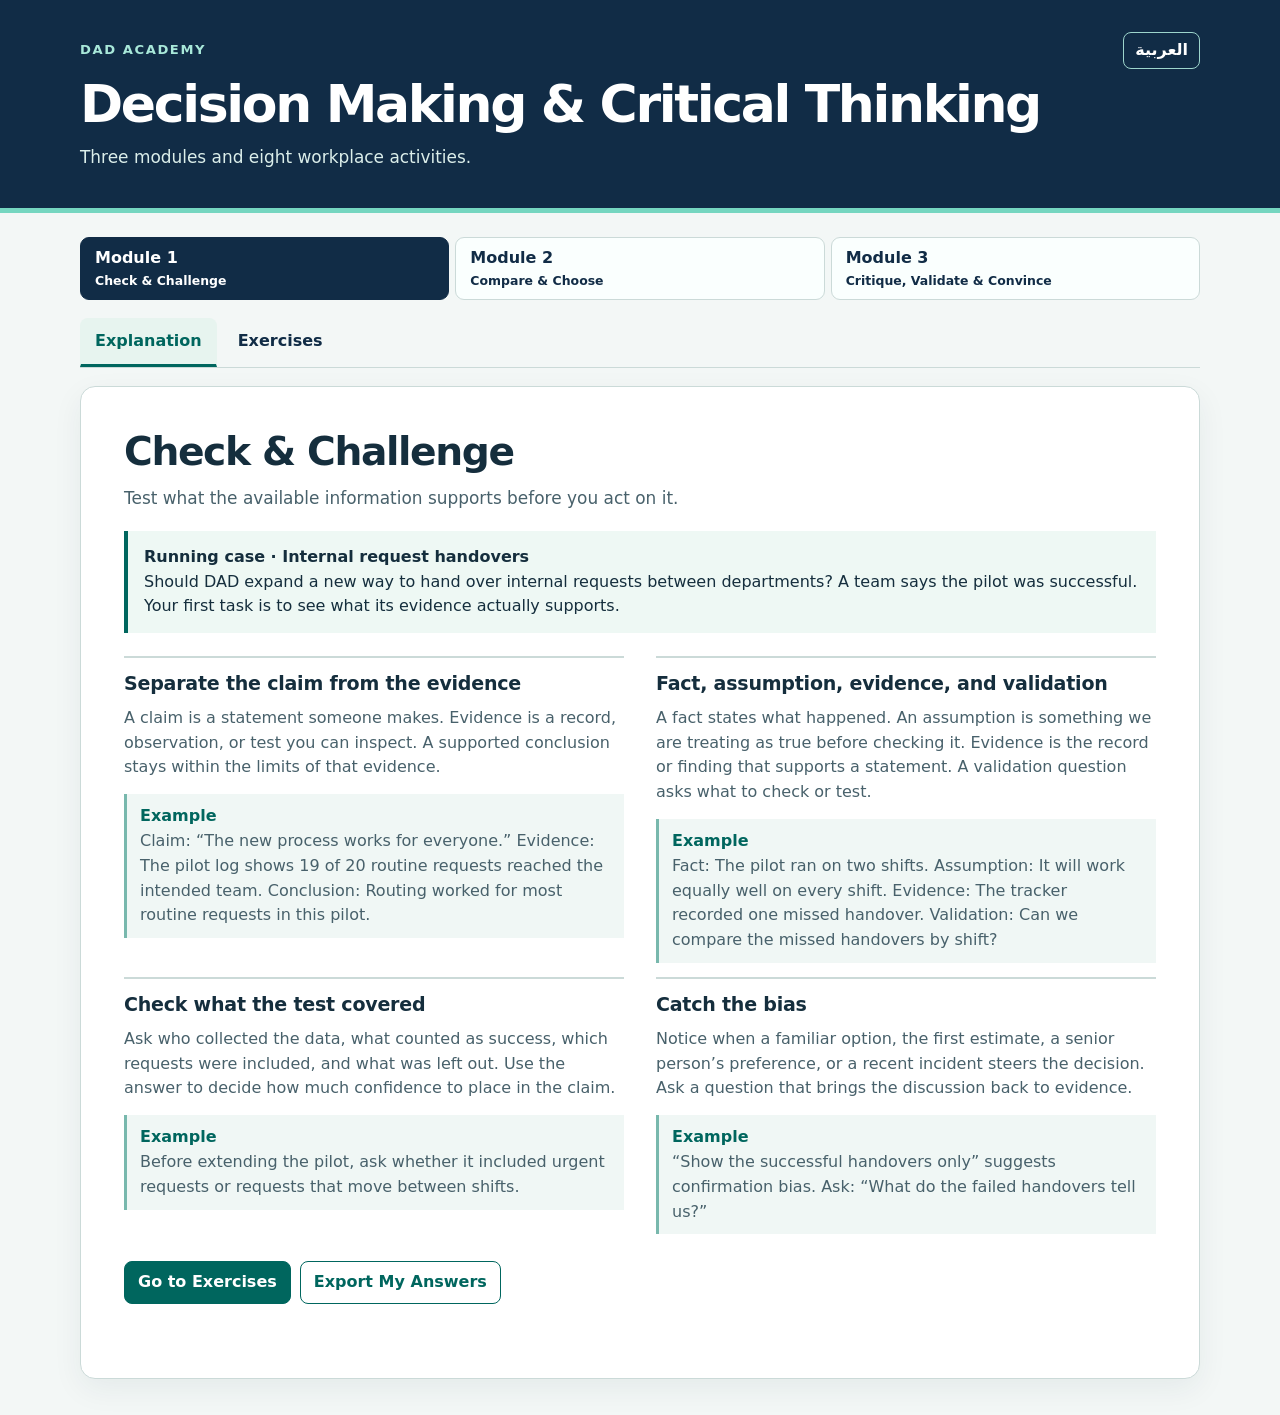
<file: critical-thinking/decision-making-activities/index.html>
<!doctype html>
<html lang="en">
<head>
<meta charset="utf-8">
<meta name="viewport" content="width=device-width,initial-scale=1">
<title>Decision Making &amp; Critical Thinking | DAD Academy</title>
<style>
:root{--navy:#112c46;--teal:#00665e;--mint:#d9f2eb;--surface:#fff;--paper:#f3f7f6;--line:#cbdad8;--muted:#48616b;--ink:#152e3d;--focus:#a45109}
*{box-sizing:border-box}
body{margin:0;background:var(--paper);color:var(--ink);font:16px/1.55 "Instrument Sans","Segoe UI",system-ui,sans-serif}
button,input,select,textarea{font:inherit}
button{cursor:pointer}
button:focus-visible,input:focus-visible,select:focus-visible,textarea:focus-visible,summary:focus-visible{outline:3px solid var(--focus);outline-offset:3px}
[hidden]{display:none!important}
.wrap{width:min(1120px,calc(100% - 48px));margin-inline:auto}
.hero{background:var(--navy);color:white;border-bottom:5px solid #75d6c0}
.hero .wrap{padding:32px 0 38px}
.brand{font-size:.82rem;color:#a8e8d9;font-weight:800;letter-spacing:.12em;text-transform:uppercase;margin:0 0 8px}
h1,h2,h3,p{margin-top:0}
h1{font-size:clamp(2rem,5vw,3.25rem);line-height:1.04;letter-spacing:-.045em;margin-bottom:13px}
h2{font-size:clamp(1.72rem,3.4vw,2.45rem);line-height:1.12;letter-spacing:-.035em;margin-bottom:12px}
h3{font-size:1.19rem;line-height:1.25;letter-spacing:-.012em;margin-bottom:10px}
p{margin-bottom:14px}
p:last-child{margin-bottom:0}
.hero-top{display:flex;align-items:center;justify-content:space-between;gap:12px;margin-bottom:8px}.hero-top .brand{margin:0}.language{border:1px solid #9dd5cc;color:white;background:transparent;border-radius:8px;padding:5px 11px;font-weight:700}.language:hover{background:#244966}.validation{margin-top:24px;border:1px solid var(--line);border-radius:10px;padding:16px}.validation ul{padding-inline-start:24px}.validation li{margin:6px 0}.correct{color:#00665e}.incorrect{color:#a1292c}.example{margin-top:10px;padding:10px 13px;background:#f0f7f5;border-inline-start:3px solid #78b8ad}.example strong{color:var(--teal)}[dir=rtl] body{font-family:Tahoma,"Segoe UI",system-ui,sans-serif}[dir=rtl] h1,[dir=rtl] h2,[dir=rtl] h3{letter-spacing:normal}.hero p:last-child{color:#dbeeea;font-size:1.06rem}
.tabs{display:flex;flex-wrap:wrap;gap:6px}
.modules{margin-top:24px}
.tab{color:var(--navy);background:transparent;text-align:start;border:1px solid transparent;border-radius:9px;padding:10px 14px;font-weight:700}
.modules .tab{border-color:var(--line);background:#fafffe;flex:1;min-width:130px;line-height:1.25}
.modules .tab small{display:block;font-size:.78rem;font-weight:600;margin-top:5px}
.modules .tab[aria-selected=true]{background:var(--navy);color:white;border-color:var(--navy)}
.subnav{margin-top:18px;border-bottom:1px solid var(--line)}
.subnav .tab{border-radius:8px 8px 0 0;border-bottom:3px solid transparent}
.subnav .tab[aria-selected=true]{color:var(--teal);border-bottom-color:var(--teal);background:#e7f4ef}
.cases{margin-bottom:22px}
.cases .tab{border-color:var(--line);background:white}
.cases .tab[aria-selected=true]{background:var(--mint);color:var(--teal);border-color:#78b8ad}
.panel{margin-top:18px;margin-bottom:36px;padding:clamp(17px,4.2vw,43px);border:1px solid var(--line);border-radius:15px;background:white;box-shadow:0 10px 30px #102a4310}
.intro{font-size:1.06rem;color:var(--muted);max-width:75ch}
.lesson-grid{display:grid;grid-template-columns:1fr 1fr;gap:10px 32px;margin:23px 0}
.lesson-grid section{border-top:2px solid var(--line);padding:14px 0 4px}
.lesson-grid p{color:var(--muted)}
.callout,.reveal{border-inline-start:4px solid var(--teal);background:#eef8f4;padding:14px 16px;margin:19px 0}
.callout p,.reveal p{margin-bottom:7px}
.callout p:last-child,.reveal p:last-child{margin-bottom:0}
.case-header{display:flex;justify-content:space-between;gap:16px;align-items:start}
.status-label{white-space:nowrap;font-size:.86rem;color:var(--muted);padding-top:4px}
.status-label[data-state=saved]{color:var(--teal)}
.status-label[data-state=draft]{color:#845118}
fieldset{border:0;padding:0;min-inline-size:0;margin:0}
legend{font-weight:750;color:var(--navy);margin-bottom:8px;padding:0}
.input-grid{display:grid;grid-template-columns:1fr 1fr;gap:12px 18px}
.response-row{border-top:1px solid var(--line);padding:16px 0}
.response-row legend{float:left;width:100%;margin-bottom:10px}
.response-row .input-grid{clear:both}
.response-row:last-child{margin-bottom:8px}
.question{display:block;margin:14px 0}
.input-grid .question{margin:0}
label>span{display:block;font-weight:700;margin-bottom:5px}
input,select,textarea{width:100%;border:1px solid #9fb8b6;background:#fbfefd;color:var(--ink);border-radius:7px;padding:8px 10px;min-height:42px}
textarea{resize:vertical;min-height:76px;line-height:1.42}
input:disabled,select:disabled,textarea:disabled{color:#354e55;background:#edf3f1;opacity:1}
.question small{display:block;color:var(--muted);margin-top:5px}
.table-wrap{overflow-x:auto;margin:15px 0 20px}
table{width:100%;border-collapse:collapse;text-align:start;font-size:.95rem}
th,td{border-bottom:1px solid var(--line);padding:9px 10px;vertical-align:top}
thead th{background:#e8f3ef;color:var(--navy)}
tbody th{font-weight:650}
.matrix td{min-width:90px}
.matrix input,.matrix select{min-width:66px;min-height:36px;padding:4px 6px}
.matrix-label{font-weight:650}
.vendor-proposal{border-top:1px solid var(--line);padding:13px 0}
.vendor-proposal h4{color:var(--navy);margin:0 0 5px}
.vendor-matrix{min-width:940px}
.vendor-matrix th:first-child,.vendor-matrix td:first-child{min-width:180px}
.vendor-matrix td:nth-child(2){min-width:82px;width:82px}
.matrix-section th,.vendor-matrix tfoot th,.vendor-matrix tfoot td{background:#e8f3ef;color:var(--navy)}
.vendor-points{display:block;min-height:1.3em;font-weight:650;color:var(--teal)}
.step-position{display:flex;justify-content:space-between;gap:10px;color:var(--teal);font-weight:700}
progress{width:100%;height:9px;accent-color:var(--teal);margin:7px 0 13px}
.step-feedback{padding:12px 14px;margin-top:12px;background:#eef8f4;border-inline-start:4px solid var(--teal)}
.step-feedback.incorrect{background:#fff4f3;border-color:#a1292c}
.step-feedback p{margin:4px 0 0;color:var(--ink)}
@media(prefers-reduced-motion:no-preference){
  .step-appear{animation:step-in .26s ease-out both}
  @keyframes step-in{from{opacity:0;transform:translateY(8px)}to{opacity:1;transform:translateY(0)}}
}
.quiz-response{clear:both}
.quiz-options{display:grid;gap:6px}
.quiz-options label{display:flex;align-items:flex-start;gap:9px;padding:5px 0;cursor:pointer}
.quiz-options input{width:17px;min-height:0;height:17px;margin:4px 0 0;flex:none;accent-color:var(--teal)}
.quiz-options label span{margin:0;font-weight:500}
.hint{color:var(--muted);font-size:.92rem}
.stage-title{margin-top:25px}
.actions{display:flex;flex-wrap:wrap;align-items:center;gap:9px;margin-top:22px}
.button{display:inline-flex;align-items:center;min-height:42px;border:1px solid var(--teal);border-radius:8px;padding:8px 13px;background:var(--teal);color:white;font-weight:750}
.button:hover{filter:brightness(.91)}
.button.secondary{background:white;color:var(--teal)}
.button.reset{background:white;color:#922a2d;border-color:#a9585b}.button:disabled{cursor:not-allowed;opacity:.58}
.message{margin:9px 0 0;color:var(--teal);min-height:1.45em;font-size:.94rem}
.message.error{color:#93292a}
.skip{position:absolute;left:8px;top:8px;background:white;color:var(--teal);padding:8px;transform:translateY(-150%)}
.skip:focus{transform:none}
@media(max-width:720px){.wrap{width:calc(100% - 26px)}.hero .wrap{padding:24px 0 29px}.modules .tab{min-width:100px;padding:8px 9px;font-size:.92rem}.modules .tab small{font-size:.7rem}.lesson-grid,.input-grid{grid-template-columns:1fr}.case-header{display:block}.status-label{display:block;margin-bottom:8px}.panel{border-radius:10px}}
@media(prefers-reduced-motion:no-preference){.button,.tab{transition:background .13s,border-color .13s}}
</style>
</head>
<body>
<a id="skip-link" class="skip" href="#main">Skip to workshop content</a>
<header class="hero">
  <div class="wrap">
    <div class="hero-top"><p class="brand" id="brand">DAD Academy</p><button class="language" id="language" type="button">العربية</button></div>
    <h1 id="page-title">Decision Making &amp; Critical Thinking</h1>
    <p id="page-intro">Three modules and eight workplace activities.</p>
  </div>
</header>
<main id="main" class="wrap">
  <nav id="module-nav" class="tabs modules" aria-label="Modules"></nav>
  <div id="module-panel" role="tabpanel">
    <nav id="view-nav" class="tabs subnav" aria-label="Module content"></nav>
    <article id="content" class="panel" aria-label="Workshop content"></article>
  </div>
</main>
<noscript><p class="wrap">Enable JavaScript in your browser to open the activities and save your responses.</p></noscript>
<script>
"use strict";

const field = (id, label, options = {}) => ({id,label,...options});
const choice = (id, label, choices) => field(id,label,{choices});
const evidencePrompts = [
  "The pilot started on Monday in two departments.",
  "“If two departments managed the change, every department will find it easy.”",
  "The pilot log shows that 19 of 20 routine requests reached the intended team.",
  "Can we test whether urgent requests reach the intended team on both shifts?",
  "The team used the same handover form throughout the pilot.",
  "“The day shift found the form easy to use, so the night shift will too.”",
  "Can we compare both shifts’ handover records to check whether the error rate is similar?",
  "The signed attendance sheet lists 8 of the 10 pilot staff at the process briefing."
];
const biasPrompts = [
  '“This process is faster, so it must give us the best overall result.”',
  '“Let’s keep the current form. We’ve always used it.”',
  '“The first estimate was 20 days. The new estimate is 14, so that sounds reasonable.”',
  '“The pilot worked. Include the successful handovers in the review and leave the failed cases out.”',
  '“We need a decision today. Let’s skip the readiness check.”',
  '“We’ve already spent six weeks on this rollout. We should keep going even though the pilot missed its targets.”',
  '“The department director prefers this option. That settles it.”',
  '“Yesterday’s missed handover was a mess. This must be our most frequent problem.”',
];
const biasBank = ['Anchoring','Authority','Availability','Confirmation','Familiarity','Overweighting one criterion','Sunk cost','Urgency'];
const mustPrompts = ['Documented approval','Compatibility with the existing tracking system','Rollout within 15 calendar days','Faster support','Lower staff effort','Shorter training'];
const purchasePrompts = ['Wi-Fi connectivity','Compatibility with the existing label software','Delivery within five business days','An extra roll of labels','A two-year warranty','Total cost of JOD 200 or less'];
const choicesABC = ['A · Shared tracker','B · Standard form and queue','C · Dedicated workflow'];
const ratings = Array.from({length:10},(_,i)=>String(i+1));
const metrics = [
  {id:'reliability',label:'Handover reliability',weight:'35%',values:['91%','97%','99%']},
  {id:'effort',label:'Staff effort to implement',weight:'30%',values:['Low','Medium','High']},
  {id:'coverage',label:'Request types supported',weight:'20%',values:['20','28','32']},
  {id:'speed',label:'Time to start',weight:'15%',values:['4 days','7 days','10 days']},
];
const metricsMatrix = metrics.map(m=>({
  label:m.label,
  weight:m.weight,
  fields:['A','B','C'].map(o=>choice(m.id+o,m.label+' rating for Option '+o,ratings)),
}));
const finalScores = ['A','B','C'].map(o=>field('total'+o,'Weighted total for Option '+o,{number:true}));
const approvalOptions = ['A · Shared mailbox and form','B · Shared request tracker','C · Automated approval workflow','D · Standard templates and manual routing','E · Service desk request queue'];
const vendorOffers = [
  ['A · Cedar Learning Systems','We can configure your training booking portal for JOD 2,600 and hand it over in 12 business days. Our offer includes the first year of support, DAD sign-in, separate coordinator and participant roles, and CSV export. Staff can join a 30-minute onboarding session. We respond within eight business hours and send confirmations by email. Calendar invitations can be sent manually by coordinators.'],
  ['B · Orbit Training Solutions','Our JOD 3,300 offer includes setup and the first year of support. We can deliver in 18 business days. The portal supports DAD sign-in, coordinator and participant roles, and CSV export. Users receive calendar invitations and automatic reminders. Onboarding takes 60 minutes per group, and we respond within two business hours.'],
  ['C · SwiftEnroll','We can deliver in seven business days for JOD 2,200 including the first year of support. We offer DAD sign-in, CSV export, automatic reminders, and 20 minutes of onboarding. Our standard package gives all signed-in staff the same access. Separate coordinator permissions are unavailable in this package. We respond within four business hours.'],
  ['D · Bridge Training Services','Our JOD 2,950 proposal covers implementation and one year of support. We can go live in 15 business days with DAD sign-in, separate roles, and CSV export. Training takes 40 minutes. Calendar invitations are included, and coordinators can send reminder emails manually. Our response target is four business hours.'],
];
const vendorRows = Array.from({length:5},(_,i)=>({
  must:field('vendorMust'+i,'Must '+(i+1),{short:true}),
  checks:vendorOffers.map((_,j)=>choice('vendorCheck'+i+j,'Must '+(i+1)+' · '+String.fromCharCode(65+j),['Meets','Does not meet'])),
  want:field('vendorWant'+i,'Want '+(i+1),{short:true}),
  weight:field('vendorWeight'+i,'Weight (%) · '+(i+1),{number:true}),
  scores:vendorOffers.map((_,j)=>choice('vendorScore'+i+j,'Rating · '+(i+1)+' · '+String.fromCharCode(65+j),ratings)),
}));
const immediateReasons = {"m1-classify": ["The start day and number of departments describe what happened in the pilot.", "Success in two departments does not establish how easy the change will be elsewhere.", "The pilot log and its 19-of-20 result are evidence you can inspect.", "The question proposes a test for urgent requests on both shifts.", "Using the same form throughout is a description of what the team did.", "The statement predicts the night shift’s experience using only the day shift’s experience.", "The question proposes comparing records to verify whether the shifts have similar error rates.", "The signed attendance sheet provides a record you can inspect."], "m1-bias": ["Speed is being treated as the only criterion for the overall decision.", "The form is preferred because the team is used to it.", "The first estimate of 20 days is shaping how the later estimate is judged.", "The team is selecting evidence that supports its belief and leaving out contrary evidence.", "The deadline pressure is leading the team to skip a readiness check.", "Time already spent is driving the decision to continue despite the pilot results.", "The director’s position is driving the decision without discussion of the evidence.", "A recent, memorable error is being used to judge how common that problem is."]};
const quizWrongReasons = [
  [
    "The announcement owner matters for implementation. It does not test whether speed was a sound basis for the choice.",
    "A kickoff date helps schedule the work. It does not challenge the decision criteria."
  ],
  [
    "Rollout order is an implementation question. It assumes the expansion is already justified.",
    "Slide preparation helps communicate the change. It does not test whether the pilot results generalize."
  ],
  [
    "Filing the quotation is an administrative task. It does not test supplier performance.",
    "Issuing an order comes after the choice. This question does not test the basis for approval."
  ],
  [
    "Staying within budget cannot compensate for failing the mandatory delivery date.",
    "A confirmed date is useful, but Sunday is later than the required Thursday."
  ],
  [
    "A change in information triggers a review. It does not automatically favor the runner-up.",
    "A lower quote is a change to the cost criterion, not a reason by itself to exclude the room."
  ],
  [
    "Familiarity with a product does not establish comparative reliability.",
    "Ignoring the claim leaves relevant new information unchecked."
  ],
  [
    "Offering a full walkthrough postpones the recommendation and does not address the delay concern.",
    "Team preference does not show that the delivery deadline will be met."
  ],
  [
    "Reputation may be useful, but this answer does not explain what the extra cost buys.",
    "The team’s preference does not explain the benefit Finance is being asked to pay for."
  ],
  [
    "Daytime feedback does not show how the workflow performs on the night shift.",
    "Setup time is a different issue from whether night-shift staff can use the workflow for their usual requests."
  ],
  [
    "Testing after delivery leaves compatibility unresolved at the time of purchase.",
    "Supplier preference does not resolve the outstanding compatibility check."
  ]
];
const quizQuestions = [
  {
    "group": "Devil’s Advocate",
    "prompt": "The team chose the fastest way to process internal requests. Which question would the Devil’s Advocate ask?",
    "choices": [
      "Who will announce the change?",
      "What did we assume about errors and rework when we chose the fastest option?",
      "When should we schedule the kickoff?"
    ],
    "correct": 1,
    "feedback": "This question challenges whether speed still makes the option better once errors and rework are considered."
  },
  {
    "group": "Devil’s Advocate",
    "prompt": "A manager wants to expand a pilot after a strong result in one department. Which question challenges that decision?",
    "choices": [
      "Which departments will receive the update first?",
      "Who will prepare the rollout slides?",
      "Which conditions in other departments might make the pilot results hard to repeat?"
    ],
    "correct": 2,
    "feedback": "A good challenge tests whether evidence from one department applies elsewhere."
  },
  {
    "group": "Devil’s Advocate",
    "prompt": "The team picked a familiar supplier for office equipment. What would a Devil’s Advocate ask before approval?",
    "choices": [
      "What recent performance evidence would make us reconsider this supplier?",
      "Where should we file the quotation?",
      "Who will issue the purchase order?"
    ],
    "correct": 0,
    "feedback": "The question invites evidence that could overturn a preference based on familiarity."
  },
  {
    "group": "Validate the Decision",
    "prompt": "Purchasing chose a scanner. HR requires it by Thursday, but the vendor confirms delivery on Sunday. Would you change your decision, and why?",
    "choices": [
      "Keep the order because the scanner still meets the budget.",
      "Keep the order because the vendor provided a confirmed date.",
      "Reconsider the order because the confirmed date fails a Must."
    ],
    "correct": 2,
    "feedback": "The delivery date is a Must. Meeting the budget cannot make an option eligible after it misses the deadline."
  },
  {
    "group": "Validate the Decision",
    "prompt": "The team chose Room C for orientation. Its price drops from JOD 280 to JOD 260, and everything else stays the same. Would you change your choice, and why?",
    "choices": [
      "Recheck the cost rating and keep C if it still ranks first.",
      "Switch to the runner-up because the information changed.",
      "Remove C because its price differs from the first quote."
    ],
    "correct": 0,
    "feedback": "New information calls for a check. A price decrease can strengthen the original choice."
  },
  {
    "group": "Validate the Decision",
    "prompt": "A supplier claims a new model is more reliable. The claim comes from a brochure, and the supplier has shared no test results. Would you change your decision, and why?",
    "choices": [
      "Switch now because the supplier knows the model well.",
      "Hold the decision open until you verify the reliability claim.",
      "Keep your first decision without looking into the claim."
    ],
    "correct": 1,
    "feedback": "Verify the claim with comparable test results before giving it weight in the decision."
  },
  {
    "group": "Convince the Stakeholder",
    "prompt": "Your manager is concerned about delays. Which opening best supports your recommendation to approve Option B?",
    "choices": [
      "“We compared three options and can walk you through the whole analysis.”",
      "“Most team members preferred B after the discussion.”",
      "“I recommend approving B. Its confirmed delivery date meets our deadline.”"
    ],
    "correct": 2,
    "feedback": "A clear request paired with evidence about the manager’s concern gives them a reason to act."
  },
  {
    "group": "Convince the Stakeholder",
    "prompt": "Finance asks why you recommend a room that costs JOD 40 more. Which response makes the trade-off clear?",
    "choices": [
      "“The extra JOD 40 gives us on-site support during the demonstrations, and we stay within budget.”",
      "“The venue has an excellent reputation, so I think the price is fair.”",
      "“The project team liked the room, so we would like to book it.”"
    ],
    "correct": 0,
    "feedback": "This response explains both the extra cost and the benefit it buys."
  },
  {
    "group": "Convince the Stakeholder",
    "prompt": "A department head asks whether the night shift can use the new workflow. Which evidence is most relevant?",
    "choices": [
      "Feedback from staff who attended the daytime demonstration.",
      "Results from a trial run by the night shift with its usual requests.",
      "The project team’s estimate of setup time for all shifts."
    ],
    "correct": 1,
    "feedback": "A night-shift trial directly addresses how the workflow performs under the conditions the stakeholder asked about."
  },
  {
    "group": "Convince the Stakeholder",
    "prompt": "You recommend a scanner, but IT has yet to confirm compatibility. Which approval request is strongest?",
    "choices": [
      "“Please approve the order today. IT can test the scanner after it arrives.”",
      "“Please approve the order because this is our preferred supplier.”",
      "“Please approve the order subject to IT confirming compatibility before we purchase.”"
    ],
    "correct": 2,
    "feedback": "A conditional request states what must be checked, who checks it, and when."
  }
];
const modules = [
  {
    title:'Check & Challenge',
    intro:'Test what the available information supports before you act on it.',
    cases:[
      {
        id:'m1-classify',immediateFeedback:true,title:'Fact, Assumption, Evidence, or Validation?',
        brief:'Your pharmaceutical company has piloted a new process for handing over requests between departments. The project team wants to roll it out across the company.',
        instruction:'Choose one category, then select Check Answer. A fact states what happened, evidence points to a record or finding, and validation asks how to check a claim.',
        rows:evidencePrompts.map((text,i)=>({text,fields:[choice('classification'+(i+1),'Classification',['Fact','Assumption','Evidence','Validation'])]})),
        fields:[],
      },
      {
        id:'m1-bias',immediateFeedback:true,title:'Catch the Bias',
        brief:'The project team is discussing the handover pilot. Listen for what may be shaping each colleague’s judgment.',
        instruction:'Match each situation to a bias or decision pattern, then select Check Answer. Each option can be used once.',
        rows:biasPrompts.map((text,i)=>({text,fields:[choice('bias'+(i+1),'Bias or decision pattern',biasBank)]})),
        uniqueChoices:true,
        fields:[],
      },
    ],
  },
  {
    title:'Compare & Choose',
    intro:'Check which options can proceed, then compare the eligible options against the same criteria.',
    cases:[
      {
        id:'m2-musts',title:'Must or Want?',
        brief:'A pharmaceutical company wants to improve how departments hand over internal requests. The project lead says, “Faster support would help. We need documented approval before rollout. Keep training short if possible. The new process has to use our current tracking system. I’d prefer lower staff effort, and we must start within 15 calendar days.”',
        callout:'Option X has documented approval, can be ready in 10 days, and offers low effort, fast support, and short training. It cannot use the existing tracking system.',
        instruction:'Classify the six criteria. Then decide whether Option X should proceed to scoring.',
        rows:mustPrompts.map((text,i)=>({text,fields:[choice('must'+i,'Classification',['Must','Want'])]})),
        fields:[choice('eligible','Should Option X proceed to scoring?',['Yes','No']),field('reason','Explain your decision in one sentence.')],
      },
      {
        id:'m2-purchase',title:'Must or Want? · The Label Printer Request',
        brief:'A manager asks an employee to buy a label printer for shared office storage. “Wi-Fi would be useful. The printer must work with our existing label software and arrive within five business days. I’d prefer an extra roll and a two-year warranty. Keep the total cost within JOD 200.”',
        callout:'Option Y costs JOD 165 and works with the existing label software. It has Wi-Fi, includes an extra roll, and comes with a two-year warranty. The seller confirms delivery in seven business days.',
        instruction:'Classify the six criteria. Then decide whether Option Y should proceed to scoring.',
        rows:purchasePrompts.map((text,i)=>({text,fields:[choice('purchase'+i,'Classification',['Must','Want'])]})),
        fields:[choice('eligible','Should Option Y proceed to scoring?',['Yes','No']),field('reason','Explain your decision in one sentence.')],
      },
      {
        id:'m2-matrix',ratingScale:10,title:'The Option That Looks Best',
        brief:'Three ways to handle internal requests across departments have passed the agreed Musts. Which would you recommend?',
        instruction:'Review the options and record your first impression. The criteria weights appear after you save your initial choice.',
        firstTable:{headers:['Criterion',...choicesABC],items:metrics.map(m=>[m.label,...m.values])},
        before:[
          choice('firstChoice','Which option would you recommend on first impression?',choicesABC),
          field('firstReason','Why did you choose it?'),
        ],
        revealLabel:'Save First Choice & Show Weights',
        revealTitle:'The agreed weights',
        revealText:'Use a 1–10 scale. For this exercise, give 10 to the strongest result, 5 to the middle, and 1 to the weakest. Lower effort and a shorter time to start score higher. Multiply each rating by its weight and add the results for a total out of 10.',
        matrix:metricsMatrix,
        fields:[
          ...finalScores,
          choice('finalChoice','Which option has the highest weighted score?',choicesABC),
        ],
      },
      {
        id:'m2-approvals',title:'Choosing a Workflow for Cross-Department Approvals',
        brief:'Fictional case · DAD wants one workflow for routine approvals such as training, document reviews, and internal project requests.',
        callout:'Sponsor’s email · We need a workflow that uses our existing DAD sign-in, limits access by role, records who approved each request and when, and is ready within 20 business days. I’d prefer on-time routing, fewer requests returned for missing information, less setup and training time, and faster support. Review the proposals and select one.',
        instruction:'Review the five proposals. All support existing DAD sign-in and role-based access. Each was tested with the same 100 sample requests.',
        firstTable:{headers:['Option','Approval history','Ready in (business days)','Requests routed on time','Complete on first submission','Setup effort','Training per user','Support response'],items:[
          [approvalOptions[0],'No','5','90%','86%','18 hours','20 min','4 hours'],
          [approvalOptions[1],'Yes','10','92%','94%','52 hours','40 min','4 hours'],
          [approvalOptions[2],'Yes','18','96%','97%','76 hours','60 min','6 hours'],
          [approvalOptions[3],'Yes','7','88%','89%','26 hours','25 min','8 hours'],
          [approvalOptions[4],'Yes','14','90%','92%','40 hours','35 min','2 hours'],
        ]},
        readingOnly:true,
        fields:[],
      },
      {
        id:'m2-vendor',title:'Selecting a Vendor for the Training Booking Portal',
        brief:'Fictional case · Four vendors responded to DAD Academy’s request for a portal for training and onboarding bookings.',
        sponsorEmail:[
          'Team, training requests currently come through email and spreadsheets. Coordinators often spend time confirming seats and compiling attendance records. We need one portal where staff can book sessions and coordinators can manage rosters across departments.',
          'The portal must use existing DAD sign-in and give coordinators separate permissions. It must export booking and attendance data to CSV for monthly reporting, be ready within 20 business days of approval, and cost no more than JOD 3,500 for setup and the first year of support.',
          'For options that meet those requirements, I’d prefer shorter staff onboarding, faster support, automatic reminders, calendar invitations, and a lower total cost within budget. We can run some tasks manually if the other benefits justify the extra work.',
          'Please review the proposals, record the Musts and Wants in your own words, and recommend one vendor. Be ready to explain which criterion mattered most.',
        ],
        instruction:'Enter up to five Musts and mark each vendor against each requirement. Then enter your Wants and their weights. Rate eligible vendors from 1 to 10. Each cell shows the weighted result, and the bottom row adds the scores when the weights total 100%.',
        vendorMatrix:true,
        fields:[...vendorRows.flatMap(row=>[row.must,...row.checks,row.want,row.weight,...row.scores]),
          choice('selection','Which vendor would you recommend?',vendorOffers.map(([name])=>name)),
          field('reason','What is the main reason for your selection?')],
      },
    ],
  },
  {
    title:'Critique, Validate & Convince',
    intro:'Challenge the recommendation, revisit it when evidence changes, and explain what you want approved.',
    cases:[
      {
        id:'m3-quiz',quiz:true,title:'Module 3 Quiz · Challenge, Validate & Convince',
        brief:'Ten short workplace questions on the Devil’s Advocate, decision validation, and convincing the stakeholder.',
        instruction:'Choose one answer per question. Submit the quiz after question 10 to see your score and review all the answers.',
        rows:quizQuestions.map((q,i)=>({
          text:q.prompt,
          fields:[field('quiz'+i,'Choose one answer',{choices:q.choices,radio:true})],
        })),
        fields:[],
      },
    ],
  },
];

const arabic = {"DAD Academy": "أكاديمية دار الدواء", "Decision Making & Critical Thinking": "اتخاذ القرار والتفكير النقدي", "Three modules and eight workplace activities.": "ثلاث وحدات وثمانية أنشطة من بيئة العمل.", "Skip to workshop content": "انتقل إلى محتوى الورشة", "Modules": "الوحدات", "Module content": "محتوى الوحدة", "Workshop content": "محتوى الورشة", "Exercises in this module": "تمارين هذه الوحدة", "Module": "الوحدة", "Explanation": "الشرح", "Exercises": "التمارين", "Go to Exercises": "انتقل إلى التمارين", "Example": "مثال", "Running case · Internal request handovers": "الحالة المشتركة · تسليم الطلبات الداخلية", "Check & Challenge": "تحقّق وتحدَّ الافتراضات", "Compare & Choose": "قارن واختر", "Critique, Validate & Convince": "راجع القرار وتحقّق منه وأقنع صاحب القرار", "Test what the available information supports before you act on it.": "تحقّق مما تدعمه المعلومات المتاحة قبل أن تتصرّف بناءً عليها.", "Check which options can proceed, then compare the eligible options against the same criteria.": "حدّد الخيارات التي يمكن المضي بها، ثم قارن الخيارات المؤهّلة باستخدام المعايير نفسها.", "Challenge the recommendation, revisit it when evidence changes, and explain what you want approved.": "تحدَّ التوصية وراجعها عندما يتغيّر الدليل، ثم وضّح ما تطلب الموافقة عليه.", "Your pharmaceutical company has piloted a new process for handing over requests between departments. The project team wants to roll it out across the company.": "جرّبت شركة الأدوية طريقة جديدة لتسليم الطلبات بين الأقسام. يريد فريق المشروع تطبيقها في جميع أقسام الشركة.", "Classification": "التصنيف", "Fact": "حقيقة", "Assumption": "افتراض", "Catch the Bias": "اكتشف التحيّز", "The project team is discussing the handover pilot. Listen for what may be shaping each colleague’s judgment.": "يناقش فريق المشروع تجربة تسليم الطلبات. انتبه لما قد يؤثّر على حكم كل زميل.", "“This process is faster, so it must give us the best overall result.”": "«هذه الطريقة أسرع، إذن لا بد أنها تعطي أفضل نتيجة إجمالاً».", "“Let’s keep the current form. We’ve always used it.”": "«خلّينا نبقي على النموذج الحالي. إحنا دايماً بنستخدمه».", "“The first estimate was 20 days. The new estimate is 14, so that sounds reasonable.”": "«كان أول تقدير 20 يوماً. التقدير الجديد 14 يوماً، فشكله معقول».", "“The pilot worked. Include the successful handovers in the review and leave the failed cases out.”": "«التجربة نجحت. أدرج عمليات التسليم الناجحة واترك الحالات اللي فشلت خارج المراجعة».", "“We need a decision today. Let’s skip the readiness check.”": "«بدنا القرار اليوم. خلّينا نتجاوز فحص الجاهزية».", "“We’ve already spent six weeks on this rollout. We should keep going even though the pilot missed its targets.”": "«قضينا ستة أسابيع على هذا المشروع. لازم نكمّل حتى لو التجربة ما حقّقت أهدافها».", "“The department director prefers this option. That settles it.”": "«مدير القسم يفضّل هذا الخيار، وهيك الموضوع محسوم».", "“Yesterday’s missed handover was a mess. This must be our most frequent problem.”": "«عملية التسليم اللي فاتتنا مبارح سبّبت مشكلة كبيرة. أكيد هاي أكثر مشكلة بتتكرّر».", "Bias or decision pattern": "التحيّز أو نمط التفكير", "Anchoring": "الارتساء على أول معلومة", "Authority": "التحيّز للسلطة", "Availability": "التحيّز لما يسهل تذكّره", "Confirmation": "التحيّز التأكيدي", "Familiarity": "التحيّز للمألوف", "Overweighting one criterion": "المبالغة في وزن معيار واحد", "Sunk cost": "التحيّز للتكلفة الغارقة", "Urgency": "التحيّز بسبب الاستعجال", "Must or Want?": "شرط إلزامي أم معيار تفضيلي؟", "A pharmaceutical company wants to improve how departments hand over internal requests. The project lead says, “Faster support would help. We need documented approval before rollout. Keep training short if possible. The new process has to use our current tracking system. I’d prefer lower staff effort, and we must start within 15 calendar days.”": "تريد شركة أدوية تحسين تسليم الطلبات بين الأقسام. يقول قائد المشروع: «الدعم الأسرع سيساعدنا. نحتاج إلى موافقة موثّقة قبل التطبيق. خلّوا التدريب قصيراً إن أمكن. يجب أن تستخدم الطريقة الجديدة نظام التتبّع الحالي. أفضّل جهداً أقل للموظفين، ولا بد أن نبدأ خلال 15 يوماً تقويمياً».", "Option X has documented approval, can be ready in 10 days, and offers low effort, fast support, and short training. It cannot use the existing tracking system.": "الخيار X حاصل على موافقة موثّقة ويمكن تجهيزه خلال 10 أيام. يحتاج إلى جهد قليل ويقدّم دعماً سريعاً وتدريباً قصيراً. لا يمكن استخدامه مع نظام التتبّع الحالي.", "Classify the six criteria. Then decide whether Option X should proceed to scoring.": "صنّف المعايير الستة، ثم قرّر هل ينتقل الخيار X إلى مرحلة التقييم.", "Documented approval": "موافقة موثّقة", "Compatibility with the existing tracking system": "التوافق مع نظام التتبّع الحالي", "Rollout within 15 calendar days": "التطبيق خلال 15 يوماً تقويمياً", "Faster support": "دعم أسرع", "Lower staff effort": "جهد أقل للموظفين", "Shorter training": "تدريب أقصر", "Must": "شرط إلزامي", "Want": "معيار تفضيلي", "Should Option X proceed to scoring?": "هل ينتقل الخيار X إلى مرحلة التقييم؟", "Yes": "نعم", "No": "لا", "Explain your decision in one sentence.": "اشرح قرارك بجملة واحدة.", "The Option That Looks Best": "الخيار الذي يبدو الأفضل", "Three ways to handle internal requests across departments have passed the agreed Musts. Which would you recommend?": "ثلاث طرق لتسليم الطلبات الداخلية بين الأقسام حقّقت الشروط الإلزامية المتفق عليها. أيّها تختار؟", "Review the options and record your first impression. The criteria weights appear after you save your initial choice.": "راجع الخيارات وسجّل انطباعك الأول. تظهر أوزان المعايير بعد حفظ الاختيار الأول.", "Criterion": "المعيار", "Weight": "الوزن", "A rating": "تقييم A", "B rating": "تقييم B", "C rating": "تقييم C", "A · Shared tracker": "A · سجل تتبّع مشترك", "B · Standard form and queue": "B · نموذج موحّد وقائمة انتظار", "C · Dedicated workflow": "C · مسار عمل مخصّص", "Handover reliability": "موثوقية تسليم الطلبات", "Staff effort to implement": "جهد الموظفين للتنفيذ", "Request types supported": "أنواع الطلبات المدعومة", "Time to start": "المدة حتى بدء التطبيق", "Low": "منخفض", "Medium": "متوسط", "High": "مرتفع", "4 days": "4 أيام", "7 days": "7 أيام", "10 days": "10 أيام", "Which option would you recommend on first impression?": "أي خيار تختار بناءً على الانطباع الأول؟", "Why did you choose it?": "لماذا اخترته؟", "Save First Choice & Show Weights": "احفظ الاختيار الأول واعرض الأوزان", "The agreed weights": "الأوزان المتفق عليها", "Which option has the highest weighted score?": "أي خيار حصل على أعلى مجموع مرجّح؟", "The Handover Workflow": "مسار تسليم الطلبات", "A pharmaceutical company wants to roll out a new internal request workflow. A pilot that used routine requests ranked Option C first. C covers 32 request types and B covers 28.": "تريد شركة أدوية تطبيق مسار جديد للطلبات الداخلية. تصدّر الخيار C في تجربة شملت الطلبات العادية. يدعم C ‏32 نوعاً من الطلبات ويدعم B ‏28 نوعاً.", "Option": "الخيار", "Initial reliability rating": "تقييم الموثوقية الأولي", "Initial weighted score": "المجموع المرجّح الأولي", "Play the Devil’s Advocate. Write your strongest objection and record your initial recommendation.": "العب دور المعارض البنّاء. اكتب أقوى اعتراض وسجّل توصيتك الأولية.", "What could make the original result misleading?": "ما الذي قد يجعل النتيجة الأولى مضلّلة؟", "What would you initially recommend, and what evidence would you ask for?": "ما توصيتك الأولية، وما الدليل الذي ستطلبه؟", "Save Initial Response & Reveal Evidence": "احفظ الرد الأول واعرض الدليل", "The repeat test": "إعادة الاختبار", "The repeat test included urgent and cross-shift requests. Handover reliability was 91% for A, 97% for B, and 93% for C. All options still meet the Musts. Reliability carries 35% of the weighted score.": "شمل الاختبار الجديد طلبات عاجلة وطلبات تنتقل بين الورديات. بلغت موثوقية التسليم 91% للخيار A و97% للخيار B و93% للخيار C. كل الخيارات ما زالت تحقق الشروط الإلزامية. وزن الموثوقية 35%.", "“What do we give up if we move from C to B?”": "«ما الذي سنخسره إذا انتقلنا من الخيار C إلى B؟»", "What changed in the decision matrix?": "ما الذي تغيّر في مصفوفة القرار؟", "A Must": "شرط إلزامي", "A weighted criterion": "معيار مرجّح", "Neither": "لم يتغيّر أي منهما", "Explain what changed in your comparison and why.": "اشرح ما تغيّر في المقارنة ولماذا.", "The Training Rollout": "تطبيق نموذج تسليم الورديات", "A pharmaceutical company plans to start using a new shift handover form on Monday. The day shift has signed off. The night shift is scheduled to practice on Friday. The initial recommendation is to switch both shifts on Monday.": "تخطّط شركة أدوية لبدء استخدام نموذج جديد لتسليم الورديات يوم الاثنين. أكملت الوردية النهارية الاعتماد، ومن المقرر أن تتدرّب الوردية الليلية يوم الجمعة. التوصية الأولية هي تطبيق النموذج في الورديتين يوم الاثنين.", "The Must · Each shift must complete supervised practice and sign-off before it switches.": "الشرط الإلزامي · على كل وردية إكمال التدريب العملي بإشراف والحصول على الاعتماد قبل الانتقال إلى النموذج الجديد.", "Play the Devil’s Advocate. Challenge the initial recommendation before you see the update.": "العب دور المعارض البنّاء وتحدَّ التوصية الأولية قبل الاطّلاع على التحديث.", "What are we assuming about night-shift readiness?": "ما الذي نفترضه بشأن جاهزية الوردية الليلية؟", "What is your initial recommendation, and what would you check first?": "ما توصيتك الأولية، وما أول شيء ستتحقّق منه؟", "The missed sign-off": "الاعتماد الذي لم يكتمل", "Night-shift practice moved to Wednesday. The shared handover record cannot support the old and new forms in parallel.": "تأجّل تدريب الوردية الليلية إلى الأربعاء. سجل التسليم المشترك لا يدعم استخدام النموذج القديم والجديد في الوقت نفسه.", "“Why can’t the day shift start on Monday?”": "«ليش الوردية النهارية ما تبدأ يوم الاثنين؟»", "What would you do now?": "ماذا ستفعل الآن؟", "Switch both shifts on Monday": "انتقال الورديتين يوم الاثنين", "Switch only the day shift on Monday": "انتقال الوردية النهارية فقط يوم الاثنين", "Keep the current form until both shifts are signed off": "الإبقاء على النموذج الحالي إلى حين اعتماد الورديتين", "Which option still meets the Must and the shared-record constraint? Explain your reasoning.": "أي خيار ما زال يحقّق الشرط الإلزامي ويراعي قيد السجل المشترك؟ اشرح السبب.", "Your final recommendation and the decision you want approved": "توصيتك النهائية والقرار الذي تطلب الموافقة عليه", "What evidence supports your recommendation?": "ما الدليل الذي يدعم توصيتك؟", "What trade-off are you asking the stakeholder to accept?": "ما الذي تطلب من صاحب القرار قبول التنازل عنه مقابل اختيارك؟", "What should be verified before proceeding, and who should verify it?": "ما الذي يجب التحقّق منه قبل التنفيذ، ومن سيتحقّق منه؟", "Write your 60-second response to the stakeholder": "اكتب ردّك لصاحب القرار في 60 ثانية", "Initial response": "الرد الأول", "Your initial response is recorded above.": "ردّك الأول مسجّل أعلاه.", "Stakeholder challenge": "سؤال صاحب القرار", "Select…": "اختر…", "Save Answers": "احفظ الإجابات", "Save & Validate Answers": "احفظ الإجابات وتحقّق منها", "Export My Answers": "صدّر إجاباتي", "Save in this browser or export a copy to keep or share.": "احفظ على هذا المتصفح أو صدّر نسخة للاحتفاظ بها أو مشاركتها.", "Saved on this browser": "محفوظة على هذا المتصفح", "Unsaved changes": "تغييرات غير محفوظة", "Enter at least one response before saving.": "اكتب إجابة واحدة على الأقل قبل الحفظ.", "Answers saved.": "تم حفظ الإجابات.", "This browser could not save locally. Export your answers to keep a copy.": "تعذّر الحفظ على هذا المتصفح. صدّر إجاباتك للاحتفاظ بنسخة.", "Complete your initial response before revealing the next step.": "أكمل ردّك الأول قبل عرض الخطوة التالية.", "Initial response saved.": "تم حفظ الرد الأول.", "The next step is open. Export your answers to keep a copy.": "تم فتح الخطوة التالية. صدّر إجاباتك للاحتفاظ بنسخة.", "Workshop responses": "إجابات الورشة", "Exported": "تاريخ التصدير", "No responses recorded.": "لا توجد إجابات مسجّلة.", "Enter an answer before exporting.": "اكتب إجابة قبل التصدير.", "Answers exported. Local saving is unavailable in this browser.": "تم تصدير الإجابات. الحفظ المحلي غير متاح على هذا المتصفح.", "Answers exported.": "تم تصدير الإجابات.", "Correct": "صحيحة", "Incorrect": "غير صحيحة", "Not answered": "بلا إجابة", "Your answer": "إجابتك", "Expected": "الإجابة المتوقّعة", "Validation results": "نتائج التحقّق", "Review your written answers": "راجع إجاباتك الكتابية", "Written responses are for self-review and do not receive a right or wrong mark.": "راجع الإجابات الكتابية بنفسك باستخدام الإرشادات. لا تُعطى علامة صح أو خطأ.", "Record your initial response and open the next step before validating.": "سجّل ردّك الأول وافتح الخطوة التالية قبل التحقّق.", "Answers saved and checked.": "تم حفظ الإجابات والتحقّق منها.", "Answers checked. This browser could not save locally, so export a copy.": "تم التحقّق من الإجابات. تعذّر الحفظ على هذا المتصفح، لذلك صدّر نسخة.", "Check whether your reason names the failed compatibility requirement and explains why an option that fails a Must stops before scoring.": "راجع هل ذكرت شرط التوافق الذي لم يتحقّق ووضّحت لماذا يتوقّف الخيار قبل التقييم عند إخفاقه في شرط إلزامي.", "Your first impression and reason are for reflection. The feedback checks the ratings, weighted totals, and highest-scoring option.": "الاختيار الأول وسببه للتأمّل. التحقّق يشمل التقييمات والمجاميع المرجّحة والخيار الأعلى.", "Review your pitch. Does it request a clear decision, cite the repeat test, explain the difference in request coverage, and assign someone to verify priority request types?": "راجع عرضك. هل طلبت قراراً واضحاً واستشهدت بنتيجة الاختبار الجديد ووضّحت فرق التغطية وحدّدت من سيتحقّق من أنواع الطلبات ذات الأولوية؟", "Review your pitch. Does it explain the missed sign-off, address the shared record, and name who will confirm readiness before the common changeover?": "راجع عرضك. هل أوضحت الاعتماد الذي لم يكتمل وقيد السجل المشترك وحدّدت من سيؤكّد الجاهزية قبل الانتقال الموحّد؟", "Updated reliability": "الموثوقية بعد التحديث", "Fact, Assumption, Evidence, or Validation?": "حقيقة أم افتراض أم دليل أم تحقّق؟", "Evidence": "دليل", "Validation": "تحقّق", "The pilot started on Monday in two departments.": "بدأت التجربة يوم الاثنين في قسمين.", "“If two departments managed the change, every department will find it easy.”": "«إذا قدر قسمان يطبّقوا التغيير، أكيد كل الأقسام رح تلاقيه سهل».", "The pilot log shows that 19 of 20 routine requests reached the intended team.": "يبيّن سجل التجربة أن 19 من أصل 20 طلباً عادياً وصلت إلى الفريق المعني.", "Can we test whether urgent requests reach the intended team on both shifts?": "هل يمكننا اختبار وصول الطلبات العاجلة إلى الفريق المعني في كلتا الورديتين؟", "The team used the same handover form throughout the pilot.": "استخدم الفريق نموذج تسليم الطلبات نفسه طوال التجربة.", "“The day shift found the form easy to use, so the night shift will too.”": "«الوردية النهارية لقت النموذج سهل الاستخدام، إذن الوردية الليلية رح تلاقيه سهل كمان».", "Can we compare both shifts’ handover records to check whether the error rate is similar?": "هل يمكننا مقارنة سجلات التسليم للورديتين للتحقّق مما إذا كان معدل الأخطاء متقارباً؟", "The signed attendance sheet lists 8 of the 10 pilot staff at the process briefing.": "تُظهر ورقة الحضور الموقّعة أن 8 من أصل 10 موظفين شاركوا في جلسة شرح الإجراء.", "Case": "الحالة", "Must or Want? · The Label Printer Request": "شرط إلزامي أم معيار تفضيلي؟ · طلب شراء طابعة ملصقات", "A manager asks an employee to buy a label printer for shared office storage. “Wi-Fi would be useful. The printer must work with our existing label software and arrive within five business days. I’d prefer an extra roll and a two-year warranty. Keep the total cost within JOD 200.”": "طلب مدير من موظف شراء طابعة ملصقات لمساحة التخزين المشتركة في المكتب. قال له: «الاتصال عبر Wi-Fi سيكون مفيداً. يجب أن تعمل الطابعة مع برنامج الملصقات الحالي وأن تصل خلال خمسة أيام عمل. أفضّل وجود لفة ملصقات إضافية وكفالة لمدة سنتين. خلّيك ضمن ميزانية إجمالية لا تتجاوز 200 دينار أردني».", "Option Y costs JOD 165 and works with the existing label software. It has Wi-Fi, includes an extra roll, and comes with a two-year warranty. The seller confirms delivery in seven business days.": "سعر الخيار Y هو 165 ديناراً أردنياً، ويعمل مع برنامج الملصقات الحالي. يدعم Wi-Fi، ويشمل لفة ملصقات إضافية وكفالة لمدة سنتين. يؤكّد البائع أن التسليم سيكون خلال سبعة أيام عمل.", "Classify the six criteria. Then decide whether Option Y should proceed to scoring.": "صنّف المعايير الستة، ثم قرّر هل ينتقل الخيار Y إلى مرحلة التقييم.", "Wi-Fi connectivity": "اتصال عبر Wi-Fi", "Compatibility with the existing label software": "التوافق مع برنامج الملصقات الحالي", "Delivery within five business days": "التسليم خلال خمسة أيام عمل", "An extra roll of labels": "لفة ملصقات إضافية", "A two-year warranty": "كفالة لمدة سنتين", "Total cost of JOD 200 or less": "تكلفة إجمالية لا تتجاوز 200 دينار أردني", "Should Option Y proceed to scoring?": "هل ينتقل الخيار Y إلى مرحلة التقييم؟", "Check whether your reason identifies the delivery deadline. Seven business days exceeds the five-business-day Must, even though the option is within budget and offers the preferred features.": "راجع إذا ذكرت مهلة التسليم في إجابتك. سبعة أيام عمل تتجاوز الشرط الإلزامي البالغ خمسة أيام عمل، مع أن الخيار ضمن الميزانية ويقدّم المواصفات المفضّلة.", "Reset All Answers": "امسح جميع الإجابات", "Clear all answers across all eight activities and start again? This cannot be undone.": "هل تريد مسح جميع إجابات الأنشطة الثمانية والبدء من جديد؟ لا يمكن التراجع عن هذا الإجراء.", "Responses on this page were reset, but the browser could not clear previously saved answers.": "مُسحت الإجابات في الصفحة الحالية، لكن المتصفح لم يتمكّن من مسح الإجابات المحفوظة سابقاً.", "All answers were reset.": "تم مسح جميع الإجابات.", "Use a 1–10 scale. For this exercise, give 10 to the strongest result, 5 to the middle, and 1 to the weakest. Lower effort and a shorter time to start score higher. Multiply each rating by its weight and add the results for a total out of 10.": "استخدم مقياساً من 1 إلى 10. في هذا التمرين أعطِ 10 للنتيجة الأقوى، و5 للوسطى، و1 للأضعف. الجهد الأقل والمدة الأقصر يأخذان تقييماً أعلى. اضرب كل تقييم بوزنه ثم اجمع النتائج للحصول على المجموع من 10.", "Use the same 1–10 scale: 10 for the highest reliability, 5 for the middle, and 1 for the lowest. Update the weighted totals out of 10 while keeping the other ratings unchanged.": "استخدم المقياس نفسه من 1 إلى 10: 10 لأعلى موثوقية، و5 للوسطى، و1 للأدنى. حدّث المجاميع المرجّحة من 10 مع إبقاء التقييمات الأخرى كما هي.", "Choosing a Workflow for Cross-Department Approvals": "اختيار مسار عمل للموافقات بين الأقسام", "Fictional case · DAD wants one workflow for routine approvals such as training, document reviews, and internal project requests.": "حالة افتراضية · تريد دار الدواء اعتماد مسار واحد للموافقات الروتينية مثل التدريب ومراجعة الوثائق وطلبات المشاريع الداخلية.", "Sponsor’s email · We need a workflow that uses our existing DAD sign-in, limits access by role, records who approved each request and when, and is ready within 20 business days. I’d prefer on-time routing, fewer requests returned for missing information, less setup and training time, and faster support. Review the proposals and select one.": "رسالة راعي المشروع · نحتاج إلى مسار يستخدم تسجيل الدخول الحالي في دار الدواء، ويضبط الوصول حسب الدور، ويسجّل من وافق على كل طلب ومتى، ويكون جاهزاً خلال 20 يوم عمل. أفضّل توجيه الطلبات في موعدها، وتقليل الطلبات المعادة بسبب نقص المعلومات، وتقليل وقت الإعداد والتدريب، وتسريع الدعم. راجعوا المقترحات واختاروا واحداً.", "Review the five proposals. All support existing DAD sign-in and role-based access. Each was tested with the same 100 sample requests.": "راجع المقترحات الخمسة. جميعها تدعم تسجيل الدخول الحالي في دار الدواء والوصول حسب الدور. اختُبر كل خيار باستخدام عيّنة الطلبات نفسها وعددها 100.", "A · Shared mailbox and form": "A · صندوق بريد مشترك ونموذج", "B · Shared request tracker": "B · سجل تتبّع مشترك للطلبات", "C · Automated approval workflow": "C · مسار موافقات آلي", "D · Standard templates and manual routing": "D · قوالب موحّدة وتوجيه يدوي", "E · Service desk request queue": "E · قائمة انتظار الطلبات لدى مكتب الدعم", "Approval history": "سجل الموافقات", "Ready in (business days)": "مدة الجاهزية (أيام عمل)", "Requests routed on time": "الطلبات الموجّهة في موعدها", "Complete on first submission": "الطلبات المكتملة عند أول إرسال", "Setup effort": "جهد الإعداد", "Training per user": "تدريب لكل مستخدم", "Support response": "زمن استجابة الدعم", "Eligible": "مؤهّل", "Ineligible": "غير مؤهّل", "D rating": "تقييم D", "E rating": "تقييم E", "Which option would you select?": "أي خيار ستختار؟", "2 hours": "2 ساعات", "4 hours": "4 ساعات", "6 hours": "6 ساعات", "8 hours": "8 ساعات", "18 hours": "18 ساعة", "26 hours": "26 ساعة", "40 hours": "40 ساعة", "52 hours": "52 ساعة", "76 hours": "76 ساعة", "20 min": "20 دقيقة", "25 min": "25 دقيقة", "35 min": "35 دقيقة", "40 min": "40 دقيقة", "60 min": "60 دقيقة", "5 days": "5 أيام عمل", "14 days": "14 يوم عمل", "18 days": "18 يوم عمل", "Selecting a Vendor for the Training Booking Portal": "اختيار مورّد لبوابة حجز التدريب", "Fictional case · Four vendors responded to DAD Academy’s request for a portal for training and onboarding bookings.": "حالة افتراضية · قدّم أربعة مورّدين عروضاً لأكاديمية دار الدواء لإنشاء بوابة لحجز التدريب وبرامج التهيئة.", "Sponsor’s email": "رسالة راعي المشروع", "Team, training requests currently come through email and spreadsheets. Coordinators often spend time confirming seats and compiling attendance records. We need one portal where staff can book sessions and coordinators can manage rosters across departments.": "فريق العمل، تصل طلبات التدريب حالياً عبر البريد الإلكتروني والجداول. يقضي المنسّقون وقتاً في تأكيد المقاعد وتجميع سجلات الحضور. نحتاج إلى بوابة واحدة يحجز فيها الموظفون الجلسات ويدير المنسّقون قوائم المشاركين من مختلف الأقسام.", "The portal must use existing DAD sign-in and give coordinators separate permissions. It must export booking and attendance data to CSV for monthly reporting, be ready within 20 business days of approval, and cost no more than JOD 3,500 for setup and the first year of support.": "يجب أن تستخدم البوابة تسجيل الدخول الحالي في دار الدواء، وأن تمنح المنسّقين صلاحيات منفصلة. ويجب أن تصدّر بيانات الحجز والحضور إلى CSV للتقارير الشهرية، وتكون جاهزة خلال 20 يوم عمل من الموافقة، وألّا تتجاوز تكلفة الإعداد والسنة الأولى من الدعم 3,500 دينار أردني.", "For options that meet those requirements, I’d prefer shorter staff onboarding, faster support, automatic reminders, calendar invitations, and a lower total cost within budget. We can run some tasks manually if the other benefits justify the extra work.": "للخيارات التي تستوفي الشروط، أفضّل تهيئة أقصر للموظفين، ودعماً أسرع، وتذكيرات تلقائية، ودعوات على التقويم، وتكلفة إجمالية أقل ضمن الميزانية. يمكننا تنفيذ بعض المهام يدوياً إذا كانت الفوائد الأخرى تبرّر الجهد الإضافي.", "Please review the proposals, record the Musts and Wants in your own words, and recommend one vendor. Be ready to explain which criterion mattered most.": "راجعوا العروض وسجّلوا الشروط الإلزامية والمعايير التفضيلية بكلماتكم، ثم أوصوا بمورّد واحد ووضّحوا أي معيار كان الأهم.", "Vendor proposals": "عروض المورّدين", "A · Cedar Learning Systems": "A · Cedar Learning Systems", "B · Orbit Training Solutions": "B · Orbit Training Solutions", "C · SwiftEnroll": "C · SwiftEnroll", "D · Bridge Training Services": "D · Bridge Training Services", "We can configure your training booking portal for JOD 2,600 and hand it over in 12 business days. Our offer includes the first year of support, DAD sign-in, separate coordinator and participant roles, and CSV export. Staff can join a 30-minute onboarding session. We respond within eight business hours and send confirmations by email. Calendar invitations can be sent manually by coordinators.": "يمكننا إعداد بوابة حجز التدريب بتكلفة 2,600 دينار وتسليمها خلال 12 يوم عمل. يشمل العرض السنة الأولى من الدعم، وتسجيل دخول دار الدواء، وصلاحيات منفصلة للمنسّقين والمشاركين، وتصدير CSV. يمكن للموظفين حضور جلسة تهيئة مدتها 30 دقيقة. نردّ خلال ثماني ساعات عمل ونرسل التأكيدات بالبريد الإلكتروني. يمكن للمنسّقين إرسال دعوات التقويم يدوياً.", "Our JOD 3,300 offer includes setup and the first year of support. We can deliver in 18 business days. The portal supports DAD sign-in, coordinator and participant roles, and CSV export. Users receive calendar invitations and automatic reminders. Onboarding takes 60 minutes per group, and we respond within two business hours.": "يشمل عرضنا بقيمة 3,300 دينار الإعداد والسنة الأولى من الدعم. يمكننا التسليم خلال 18 يوم عمل. تدعم البوابة تسجيل دخول دار الدواء وصلاحيات المنسّقين والمشاركين وتصدير CSV. يتلقّى المستخدمون دعوات التقويم وتذكيرات تلقائية. تستغرق التهيئة 60 دقيقة لكل مجموعة، ونردّ خلال ساعتَي عمل.", "We can deliver in seven business days for JOD 2,200 including the first year of support. We offer DAD sign-in, CSV export, automatic reminders, and 20 minutes of onboarding. Our standard package gives all signed-in staff the same access. Separate coordinator permissions are unavailable in this package. We respond within four business hours.": "يمكننا التسليم خلال سبعة أيام عمل بتكلفة 2,200 دينار تشمل السنة الأولى من الدعم. نقدّم تسجيل دخول دار الدواء وتصدير CSV وتذكيرات تلقائية وتهيئة مدتها 20 دقيقة. تمنح الحزمة القياسية جميع الموظفين المسجّلين الصلاحيات نفسها، ولا تتضمّن صلاحيات منفصلة للمنسّقين. نردّ خلال أربع ساعات عمل.", "Our JOD 2,950 proposal covers implementation and one year of support. We can go live in 15 business days with DAD sign-in, separate roles, and CSV export. Training takes 40 minutes. Calendar invitations are included, and coordinators can send reminder emails manually. Our response target is four business hours.": "يشمل عرضنا بقيمة 2,950 دينار التنفيذ وسنة من الدعم. يمكن تشغيل البوابة خلال 15 يوم عمل مع تسجيل دخول دار الدواء وصلاحيات منفصلة وتصدير CSV. يستغرق التدريب 40 دقيقة. تشمل البوابة دعوات التقويم، ويمكن للمنسّقين إرسال التذكيرات بالبريد يدوياً. نستهدف الردّ خلال أربع ساعات عمل.", "Enter up to five Musts and mark each vendor against each requirement. Then enter your Wants and their weights. Rate eligible vendors from 1 to 10. Each cell shows the weighted result, and the bottom row adds the scores when the weights total 100%.": "أدخل حتى خمسة شروط إلزامية، وحدّد هل يحقّق كل مورّد كل شرط. ثم أدخل المعايير التفضيلية وأوزانها. قيّم المورّدين المؤهّلين من 1 إلى 10. تعرض كل خانة النتيجة المرجّحة، ويجمعها الصف الأخير عندما يصل مجموع الأوزان إلى 100%.", "Which vendor would you recommend?": "بأي مورّد توصي؟", "What is the main reason for your selection?": "ما السبب الرئيسي لاختيارك؟", "Meets": "يحقّق الشرط", "Does not meet": "لا يحقّق الشرط", "Pending": "قيد التقييم", "Must / Want": "شرط إلزامي / معيار تفضيلي", "Weight (%)": "الوزن (%)", "Rating": "التقييم", "Musts · Eligibility screening": "الشروط الإلزامية · فحص الأهلية", "Eligibility": "الأهلية", "Wants · Weighted scoring": "المعايير التفضيلية · التقييم المرجّح", "Weighted total / 10": "المجموع المرجّح من 10", "Weights total 100%. Complete the ratings for each eligible vendor.": "مجموع الأوزان 100%. أكمل تقييم كل مورّد مؤهّل.", "Enter your Wants and weights totaling 100% to display final scores.": "أدخل المعايير التفضيلية وأوزاناً مجموعها 100% لعرض النتائج النهائية.", "Module 3 Quiz · Challenge, Validate & Convince": "اختبار الوحدة 3 · تحدَّ القرار وتحقّق منه وأقنع صاحب القرار", "Ten short workplace questions on the Devil’s Advocate, decision validation, and convincing the stakeholder.": "عشرة أسئلة قصيرة من بيئة العمل حول دور المعارض البنّاء والتحقّق من القرار وإقناع صاحب القرار.", "Choose one answer": "اختر إجابة واحدة", "Quiz": "الاختبار", "Quiz score": "نتيجة الاختبار", "Three checks before asking for approval": "ثلاث مهارات قبل طلب الموافقة", "Devil’s Advocate": "المعارض البنّاء", "Validate the Decision": "التحقّق من القرار", "Convince the Stakeholder": "إقناع صاحب القرار", "The team chose the fastest way to process internal requests. Which question would the Devil’s Advocate ask?": "اختار الفريق أسرع طريقة لمعالجة الطلبات الداخلية. ما السؤال الذي يطرحه المعارض البنّاء؟", "Who will announce the change?": "من سيعلن عن التغيير؟", "What did we assume about errors and rework when we chose the fastest option?": "ماذا افترضنا بشأن الأخطاء وإعادة العمل عندما اخترنا الأسرع؟", "When should we schedule the kickoff?": "متى نحدّد موعد بدء التنفيذ؟", "This question challenges whether speed still makes the option better once errors and rework are considered.": "يتحدّى السؤال فكرة أن السرعة تجعل الخيار أفضل حتى بعد أخذ الأخطاء وإعادة العمل بعين الاعتبار.", "A manager wants to expand a pilot after a strong result in one department. Which question challenges that decision?": "يريد المدير توسيع التجربة بعد نجاحها في قسم واحد. ما السؤال الذي يتحدّى القرار؟", "Which departments will receive the update first?": "أي الأقسام ستتلقّى التحديث أولاً؟", "Who will prepare the rollout slides?": "من سيجهّز شرائح التطبيق؟", "Which conditions in other departments might make the pilot results hard to repeat?": "أي ظروف في الأقسام الأخرى قد تجعل تكرار نتائج التجربة صعباً؟", "A good challenge tests whether evidence from one department applies elsewhere.": "التحدّي الجيد يفحص هل تنطبق أدلة قسم واحد على الأقسام الأخرى.", "The team picked a familiar supplier for office equipment. What would a Devil’s Advocate ask before approval?": "اختار الفريق مورّداً مألوفاً لمعدّات المكتب. ماذا يسأل المعارض البنّاء قبل الموافقة؟", "What recent performance evidence would make us reconsider this supplier?": "أي دليل حديث على الأداء قد يدفعنا لإعادة النظر في هذا المورّد؟", "Where should we file the quotation?": "أين نحفظ عرض السعر؟", "Who will issue the purchase order?": "من سيصدر أمر الشراء؟", "The question invites evidence that could overturn a preference based on familiarity.": "يدعو السؤال إلى البحث عن دليل قد يغيّر تفضيلاً مبنياً على الألفة.", "Purchasing chose a scanner. HR requires it by Thursday, but the vendor confirms delivery on Sunday. Would you change your decision, and why?": "اختار قسم المشتريات ماسحاً ضوئياً تحتاجه الموارد البشرية بحلول الخميس، لكن المورّد أكّد التسليم يوم الأحد. هل تغيّر قرارك؟ ولماذا؟", "Keep the order because the scanner still meets the budget.": "أبقِ الطلب لأن الماسح ما زال ضمن الميزانية.", "Keep the order because the vendor provided a confirmed date.": "أبقِ الطلب لأن المورّد أعطى تاريخاً مؤكداً.", "Reconsider the order because the confirmed date fails a Must.": "أعد النظر في الطلب لأن تاريخ التسليم المؤكّد يخالف شرطاً إلزامياً.", "The delivery date is a Must. Meeting the budget cannot make an option eligible after it misses the deadline.": "موعد التسليم شرط إلزامي. الالتزام بالميزانية لا يعوّض الإخفاق في الموعد.", "The team chose Room C for orientation. Its price drops from JOD 280 to JOD 260, and everything else stays the same. Would you change your choice, and why?": "اختار الفريق القاعة C للتهيئة. انخفض سعرها من 280 إلى 260 ديناراً وبقيت كل التفاصيل الأخرى كما هي. هل تغيّر اختيارك؟ ولماذا؟", "Recheck the cost rating and keep C if it still ranks first.": "راجع تقييم التكلفة وأبقِ على C إذا بقيت الأولى.", "Switch to the runner-up because the information changed.": "انتقل إلى الخيار الثاني لأن المعلومات تغيّرت.", "Remove C because its price differs from the first quote.": "استبعد C لأن السعر يختلف عن العرض الأول.", "New information calls for a check. A price decrease can strengthen the original choice.": "المعلومة الجديدة تستدعي المراجعة. وقد يدعم انخفاض السعر الاختيار الأصلي.", "A supplier claims a new model is more reliable. The claim comes from a brochure, and the supplier has shared no test results. Would you change your decision, and why?": "يقول المورّد إن الطراز الجديد أكثر موثوقية. الادّعاء وارد في منشور، ولم يشارك المورّد أي نتائج اختبار. هل تغيّر قرارك؟ ولماذا؟", "Switch now because the supplier knows the model well.": "غيّر الاختيار الآن لأن المورّد يعرف الطراز جيداً.", "Hold the decision open until you verify the reliability claim.": "اترك القرار مفتوحاً إلى أن تتحقّق من ادّعاء الموثوقية.", "Keep your first decision without looking into the claim.": "أبقِ على القرار الأول دون فحص الادّعاء.", "Verify the claim with comparable test results before giving it weight in the decision.": "تحقّق من الادّعاء بنتائج اختبار قابلة للمقارنة قبل إعطائه وزناً في القرار.", "Your manager is concerned about delays. Which opening best supports your recommendation to approve Option B?": "مديرك قلق من التأخير. أي افتتاح يدعم توصيتك بالموافقة على الخيار B بشكل أفضل؟", "“We compared three options and can walk you through the whole analysis.”": "«قارنّا ثلاثة خيارات ويمكننا شرح التحليل كاملاً». ", "“Most team members preferred B after the discussion.”": "«معظم أعضاء الفريق فضّلوا B بعد النقاش». ", "“I recommend approving B. Its confirmed delivery date meets our deadline.”": "«أوصي بالموافقة على B. موعد تسليمه المؤكّد يناسب الموعد المطلوب».", "A clear request paired with evidence about the manager’s concern gives them a reason to act.": "الطلب الواضح المدعوم بدليل مرتبط بقلق المدير يعطيه سبباً لاتخاذ القرار.", "Finance asks why you recommend a room that costs JOD 40 more. Which response makes the trade-off clear?": "تسأل المالية لماذا توصي بقاعة أغلى بـ40 ديناراً. أي رد يوضّح ما تحصل عليه مقابل الفرق؟", "“The extra JOD 40 gives us on-site support during the demonstrations, and we stay within budget.”": "«فرق الـ40 ديناراً يوفّر لنا دعماً داخل القاعة خلال العروض، ونبقى ضمن الميزانية». ", "“The venue has an excellent reputation, so I think the price is fair.”": "«سمعة المكان ممتازة، لذلك أرى أن السعر عادل». ", "“The project team liked the room, so we would like to book it.”": "«الفريق أعجبته القاعة، لذلك نرغب بحجزها».", "This response explains both the extra cost and the benefit it buys.": "يوضّح الرد التكلفة الإضافية والفائدة التي نحصل عليها مقابلها.", "A department head asks whether the night shift can use the new workflow. Which evidence is most relevant?": "يسأل رئيس القسم إن كانت الوردية الليلية تستطيع استخدام مسار العمل الجديد. أي دليل هو الأقرب لسؤاله؟", "Feedback from staff who attended the daytime demonstration.": "آراء الموظفين الذين حضروا العرض النهاري.", "Results from a trial run by the night shift with its usual requests.": "نتائج تجربة نفّذتها الوردية الليلية باستخدام طلباتها المعتادة.", "The project team’s estimate of setup time for all shifts.": "تقدير فريق المشروع لوقت الإعداد لكل الورديات.", "A night-shift trial directly addresses how the workflow performs under the conditions the stakeholder asked about.": "تجربة الوردية الليلية تجيب مباشرة عن أداء المسار في الظروف التي سأل عنها صاحب القرار.", "You recommend a scanner, but IT has yet to confirm compatibility. Which approval request is strongest?": "توصي بشراء ماسح ضوئي، لكن قسم التكنولوجيا لم يؤكّد التوافق بعد. أي طلب موافقة هو الأقوى؟", "“Please approve the order today. IT can test the scanner after it arrives.”": "«رجاءً وافقوا على الطلب اليوم. يمكن لقسم التكنولوجيا اختبار الماسح بعد وصوله». ", "“Please approve the order because this is our preferred supplier.”": "«رجاءً وافقوا على الطلب لأن هذا هو مورّدنا المفضّل». ", "“Please approve the order subject to IT confirming compatibility before we purchase.”": "«رجاءً وافقوا على الطلب بشرط أن يؤكّد قسم التكنولوجيا التوافق قبل الشراء».", "A conditional request states what must be checked, who checks it, and when.": "طلب الموافقة المشروطة يحدّد ما يجب فحصه ومن يفحصه ومتى.", "Choose one category, then select Check Answer. A fact states what happened, evidence points to a record or finding, and validation asks how to check a claim.": "اختر تصنيفاً واحداً ثم اضغط «تحقّق من الإجابة». الحقيقة تصف ما حدث، والدليل يشير إلى سجل أو نتيجة، والتحقّق يطرح سؤالاً لفحص ادّعاء.", "Match each situation to a bias or decision pattern, then select Check Answer. Each option can be used once.": "اختر التحيّز أو نمط التفكير المناسب، ثم اضغط «تحقّق من الإجابة». يمكن استخدام كل خيار مرة واحدة.", "Choose one answer per question. Submit the quiz after question 10 to see your score and review all the answers.": "اختر إجابة واحدة لكل سؤال. سلّم الاختبار بعد السؤال العاشر لعرض نتيجتك ومراجعة جميع الإجابات.", "The start day and number of departments describe what happened in the pilot.": "يوم البدء وعدد الأقسام يصفان ما حدث في التجربة.", "Success in two departments does not establish how easy the change will be elsewhere.": "نجاح قسمين لا يثبت أن التغيير سيكون سهلاً في بقية الأقسام.", "The pilot log and its 19-of-20 result are evidence you can inspect.": "سجل التجربة ونتيجة 19 من 20 دليل يمكن مراجعته.", "The question proposes a test for urgent requests on both shifts.": "السؤال يقترح اختبار الطلبات العاجلة في كلتا الورديتين.", "Using the same form throughout is a description of what the team did.": "استخدام النموذج نفسه طوال التجربة يصف ما فعله الفريق.", "The statement predicts the night shift’s experience using only the day shift’s experience.": "العبارة تتوقّع تجربة الوردية الليلية بالاعتماد على تجربة الوردية النهارية فقط.", "The question proposes comparing records to verify whether the shifts have similar error rates.": "السؤال يقترح مقارنة السجلات للتحقّق من تقارب معدلات الأخطاء بين الورديتين.", "The signed attendance sheet provides a record you can inspect.": "ورقة الحضور الموقّعة تقدّم سجلاً يمكن مراجعته.", "Speed is being treated as the only criterion for the overall decision.": "العبارة تتعامل مع السرعة كأنها المعيار الوحيد للقرار.", "The form is preferred because the team is used to it.": "السبب المذكور لتفضيل النموذج هو أن الفريق اعتاد عليه.", "The first estimate of 20 days is shaping how the later estimate is judged.": "التقدير الأول البالغ 20 يوماً يؤثّر في الحكم على التقدير اللاحق.", "The team is selecting evidence that supports its belief and leaving out contrary evidence.": "الفريق يختار الأدلة التي تدعم اعتقاده ويترك الأدلة التي تعارضه.", "The deadline pressure is leading the team to skip a readiness check.": "ضغط الموعد يدفع الفريق لتجاوز فحص الجاهزية.", "Time already spent is driving the decision to continue despite the pilot results.": "الوقت الذي صُرف سابقاً يدفع الفريق للاستمرار رغم نتائج التجربة.", "The director’s position is driving the decision without discussion of the evidence.": "منصب المدير يحسم القرار دون مناقشة الأدلة.", "A recent, memorable error is being used to judge how common that problem is.": "يُستخدم خطأ حديث ويسهل تذكّره للحكم على مدى تكرار المشكلة.", "The announcement owner matters for implementation. It does not test whether speed was a sound basis for the choice.": "مسؤول الإعلان مهم للتنفيذ، لكنه لا يختبر إذا كانت السرعة أساساً سليماً للاختيار.", "A kickoff date helps schedule the work. It does not challenge the decision criteria.": "تحديد موعد الانطلاق يساعد في الجدولة، لكنه لا يتحدّى معايير القرار.", "Rollout order is an implementation question. It assumes the expansion is already justified.": "ترتيب التطبيق سؤال تنفيذي يفترض مسبقاً أن التوسّع مبرّر.", "Slide preparation helps communicate the change. It does not test whether the pilot results generalize.": "تجهيز الشرائح يساعد في شرح التغيير، لكنه لا يختبر إذا كانت نتائج التجربة تنطبق على أقسام أخرى.", "Filing the quotation is an administrative task. It does not test supplier performance.": "حفظ عرض السعر مهمة إدارية لا تختبر أداء المورّد.", "Issuing an order comes after the choice. This question does not test the basis for approval.": "إصدار الطلب يأتي بعد الاختيار، والسؤال لا يختبر أساس الموافقة.", "Staying within budget cannot compensate for failing the mandatory delivery date.": "البقاء ضمن الميزانية لا يعوّض الإخفاق في موعد التسليم الإلزامي.", "A confirmed date is useful, but Sunday is later than the required Thursday.": "التاريخ المؤكّد مفيد، لكن الأحد يأتي بعد الخميس المطلوب.", "A change in information triggers a review. It does not automatically favor the runner-up.": "تغيّر المعلومة يستدعي المراجعة، ولا يعني تلقائياً أن الخيار الثاني أصبح أفضل.", "A lower quote is a change to the cost criterion, not a reason by itself to exclude the room.": "انخفاض السعر يغيّر معيار التكلفة، لكنه بحد ذاته ليس سبباً لاستبعاد القاعة.", "Familiarity with a product does not establish comparative reliability.": "معرفة المورّد بالطراز لا تثبت أنه أكثر موثوقية من البدائل.", "Ignoring the claim leaves relevant new information unchecked.": "تجاهل الادّعاء يترك معلومة جديدة مرتبطة بالقرار دون فحص.", "Offering a full walkthrough postpones the recommendation and does not address the delay concern.": "عرض شرح التحليل كاملاً يؤخّر التوصية ولا يجيب عن القلق بشأن التأخير.", "Team preference does not show that the delivery deadline will be met.": "تفضيل الفريق لا يثبت الالتزام بموعد التسليم.", "Reputation may be useful, but this answer does not explain what the extra cost buys.": "السمعة قد تكون مفيدة، لكن الرد لا يوضّح ما نحصل عليه مقابل فرق السعر.", "The team’s preference does not explain the benefit Finance is being asked to pay for.": "تفضيل الفريق لا يوضّح الفائدة التي يُطلب من المالية دفع فرق السعر لأجلها.", "Daytime feedback does not show how the workflow performs on the night shift.": "آراء الوردية النهارية لا توضّح أداء المسار في الوردية الليلية.", "Setup time is a different issue from whether night-shift staff can use the workflow for their usual requests.": "وقت الإعداد يختلف عن قدرة الوردية الليلية على استخدام المسار لطلباتها المعتادة.", "Testing after delivery leaves compatibility unresolved at the time of purchase.": "الاختبار بعد التسليم يترك التوافق دون تأكيد عند الشراء.", "Supplier preference does not resolve the outstanding compatibility check.": "تفضيل المورّد لا يحسم فحص التوافق المعلّق.", "Question": "السؤال", "Quiz progress": "التقدّم في الاختبار", "Previous Question": "السؤال السابق", "Next Question": "السؤال التالي", "Check Answer": "تحقّق من الإجابة", "Submit Quiz": "سلّم الاختبار", "Finish Exercise": "أنهِ التمرين", "Correct answer": "الإجابة الصحيحة", "Questions to review": "الأسئلة التي تحتاج إلى مراجعة", "Answer every question before submitting.": "أجب عن كل الأسئلة قبل التسليم."};
const lessonContent = [
  {
    case:{en:'Should DAD expand a new way to hand over internal requests between departments? A team says the pilot was successful. Your first task is to see what its evidence actually supports.',ar:'هل توسّع دار الدواء استخدام طريقة جديدة لتسليم الطلبات بين الأقسام؟ يقول الفريق إن التجربة نجحت. مهمتك الأولى أن تحدّد ما تدعمه الأدلة فعلاً.'},
    steps:[
      {en:['Separate the claim from the evidence','A claim is a statement someone makes. Evidence is a record, observation, or test you can inspect. A supported conclusion stays within the limits of that evidence.','Claim: “The new process works for everyone.” Evidence: The pilot log shows 19 of 20 routine requests reached the intended team. Conclusion: Routing worked for most routine requests in this pilot.'],ar:['افصل الادّعاء عن الدليل','الادّعاء هو عبارة يقولها أحدهم. الدليل سجل أو ملاحظة أو اختبار يمكنك مراجعته. الاستنتاج المدعوم يبقى ضمن حدود الدليل.','الادّعاء: «الطريقة الجديدة تناسب الجميع». الدليل: يبيّن سجل التجربة أن 19 من 20 طلباً عادياً وصلت إلى الفريق المقصود. الاستنتاج: نجح التوجيه في معظم الطلبات العادية ضمن هذه التجربة.']},
       {en:['Fact, assumption, evidence, and validation','A fact states what happened. An assumption is something we are treating as true before checking it. Evidence is the record or finding that supports a statement. A validation question asks what to check or test.','Fact: The pilot ran on two shifts. Assumption: It will work equally well on every shift. Evidence: The tracker recorded one missed handover. Validation: Can we compare the missed handovers by shift?'],ar:['الحقيقة والافتراض والدليل والتحقّق','الحقيقة تصف ما حدث. الافتراض فكرة نتعامل معها على أنها صحيحة قبل فحصها. الدليل هو السجل أو النتيجة التي تدعم العبارة. وسؤال التحقّق يحدّد ما يمكن مراجعته أو اختباره.','حقيقة: شملت التجربة ورديتين. افتراض: ستنجح الطريقة بالقدر نفسه في كل وردية. دليل: سجّل نظام التتبّع عملية تسليم واحدة لم تتم. تحقّق: هل يمكننا مقارنة عمليات التسليم التي لم تتم حسب الوردية؟']},
      {en:['Check what the test covered','Ask who collected the data, what counted as success, which requests were included, and what was left out. Use the answer to decide how much confidence to place in the claim.','Before extending the pilot, ask whether it included urgent requests or requests that move between shifts.'],ar:['راجع نطاق الاختبار','اسأل من جمع البيانات، وكيف عرّف النجاح، وما الطلبات التي شملها الاختبار، وما الذي غاب عنه. الإجابات تساعدك في تحديد مدى ثقتك بالادّعاء.','قبل توسيع التجربة، اسأل إن كانت شملت الطلبات العاجلة أو الطلبات التي تنتقل بين الورديات.']},
      {en:['Catch the bias','Notice when a familiar option, the first estimate, a senior person’s preference, or a recent incident steers the decision. Ask a question that brings the discussion back to evidence.','“Show the successful handovers only” suggests confirmation bias. Ask: “What do the failed handovers tell us?”'],ar:['انتبه للتحيّز','انتبه عندما يوجّه القرارَ خيارٌ مألوف، أو أول تقدير، أو رأي مسؤول، أو حادثة حديثة. اطرح سؤالاً يعيد النقاش إلى الدليل.','عبارة «اعرض عمليات التسليم الناجحة فقط» تشير إلى التحيّز التأكيدي. اسأل: «ماذا نتعلّم من عمليات التسليم التي فشلت؟»']},
    ],
  },
  {
    case:{en:'DAD is comparing three ways to hand over internal requests: a shared tracker, a standard form and queue, and a dedicated workflow. Check which options qualify before comparing them.',ar:'تقارن دار الدواء بين ثلاث طرق لتسليم الطلبات الداخلية: سجل مشترك، ونموذج موحّد مع قائمة انتظار، ومسار عمل مخصّص. تحقّق أولاً من أهلية الخيارات قبل المقارنة بينها.'},
    steps:[
      {en:['Start with the decision and the Musts','State what the team is deciding. A Must is a condition an option has to meet to be eligible. If a condition fails, stop scoring that option as proposed. If it is unverified, record what is needed to check it.','If the new process has to work with the current tracking system, an option that cannot use it stays out of the scoring.'],ar:['ابدأ بالقرار والشروط الإلزامية','حدّد القرار المطلوب. الشرط الإلزامي هو شرط يجب أن يحقّقه الخيار حتى يكون مؤهّلاً. إذا أخفق الخيار في شرط، لا يدخل التقييم بصورته الحالية. وإذا لم يُتحقّق من الشرط بعد، حدّد ما يلزم للتحقق منه.','إذا كان لا بد أن تعمل الطريقة الجديدة مع نظام التتبّع الحالي، فالخيار غير المتوافق معه لا يدخل التقييم.']},
      {en:['Identify the Wants','Wants distinguish options that have met the Musts. Select criteria that matter for the decision and define which direction is better for each one.','Higher reliability is better. Lower implementation effort is better. A shorter time to start is better.'],ar:['حدّد المعايير التفضيلية','المعايير التفضيلية تساعدك في المقارنة بين الخيارات التي حقّقت الشروط الإلزامية. اختر المعايير المرتبطة بالقرار وحدّد ما يُعد نتيجة أفضل في كل معيار.','موثوقية أعلى أفضل. جهد تنفيذ أقل أفضل. ومدة أقصر لبدء العمل أفضل.']},
      {en:['Weight and rate consistently','Weights show how important each criterion is. The weights add up to 100%. Apply the same rating scale to every eligible option.','On a 1–10 scale, this exercise uses 10 for the strongest result, 5 for the middle, and 1 for the weakest.'],ar:['استخدم الأوزان والتقييمات بشكل موحّد','الوزن يبيّن أهمية كل معيار، ومجموع الأوزان يساوي 100%. استخدم مقياس التقييم نفسه لكل خيار مؤهّل.','المقياس من 1 إلى 10. في هذا التمرين نعطي 10 للنتيجة الأقوى، و5 للوسطى، و1 للأضعف.']},
      {en:['Calculate the weighted total','Multiply each rating by the criterion’s weight as a decimal. Add the weighted ratings to get the total, then compare the eligible options.','For a criterion weighted at 35%, a rating of 10 adds 10 × 0.35 = 3.50 points to the total out of 10.'],ar:['احسب المجموع المرجّح','اضرب كل تقييم بوزن المعيار بعد تحويل الوزن إلى عدد عشري. اجمع النتائج للحصول على المجموع، ثم قارن الخيارات المؤهّلة.','إذا كان وزن المعيار 35% وتقييم الخيار 10، يضيف هذا المعيار 10 × 0.35 = 3.50 نقطة إلى المجموع من 10.']},
    ],
  },
  {
  "caseTitle": "Three checks before asking for approval",
  "case": {
    "en": "Challenge one assumption. Recheck the decision when evidence changes. Then explain your recommendation in terms the stakeholder can act on. The quiz practices each step separately.",
    "ar": "تحدَّ افتراضاً واحداً، وراجع القرار عند تغيّر الأدلة، ثم اشرح توصيتك بطريقة تساعد صاحب القرار على اتخاذ إجراء. يدرّبك الاختبار على كل خطوة بشكل منفصل."
  },
  "steps": [
    {
      "en": [
        "1. Play Devil’s Advocate",
        "Your role is to test the reasoning. Ask what has to be true for the choice to work, which evidence is missing, or what finding would overturn it. Focus on the decision and invite the team to test the assumption.",
        "“The pilot worked in one department.” Ask: “Which conditions in the other departments might change the result?” A question about who will announce the rollout helps with planning."
      ],
      "ar": [
        "1. العب دور المعارض البنّاء",
        "دورك أن تختبر منطق القرار. اسأل ما الذي يجب أن يصحّ لينجح الاختيار، وما الدليل الناقص، أو ما النتيجة التي قد تغيّره. ركّز على القرار وادعُ الفريق إلى اختبار الافتراض.",
        "«نجحت التجربة في قسم واحد». اسأل: «ما الظروف في الأقسام الأخرى التي قد تغيّر النتيجة؟» سؤال من سيعلن عن التغيير يفيد في التخطيط."
      ]
    },
    {
      "en": [
        "2. Validate the Decision",
        "When new information arrives, compare it with the original Musts and Wants. If a Must fails, reconsider eligibility. If a Want changes, update the relevant score using the agreed weight. If the evidence is weak, verify it. Then decide whether to keep, change, or pause the decision.",
        "A delivery date that misses a mandatory deadline can rule out an option. A price reduction may strengthen the current choice. A brochure claim needs verification."
      ],
      "ar": [
        "2. تحقّق من القرار",
        "عندما تظهر معلومة جديدة، قارنها بالشروط الإلزامية والمعايير التفضيلية الأصلية. إذا أخفق خيار في شرط إلزامي، راجع أهليته. إذا تغيّر معيار تفضيلي، حدّث تقييمه باستخدام الوزن المتفق عليه. تحقّق من الأدلة الضعيفة، ثم قرّر هل تبقي القرار أو تغيّره أو تتريّث.",
        "تأخير التسليم عن موعد إلزامي قد يستبعد الخيار. انخفاض السعر قد يدعم الاختيار الحالي. أما ادّعاء وارد في منشور فيحتاج إلى تحقق."
      ]
    },
    {
      "en": [
        "3. Convince the Stakeholder",
        "State the decision you want approved. Address the stakeholder’s actual concern with relevant evidence. Explain the benefit and the trade-off. If a check is pending, specify who will complete it and when.",
        "“I recommend Option B. Its confirmed delivery date meets our deadline. It costs JOD 40 more, and we stay within budget. Please approve once IT confirms compatibility.”"
      ],
      "ar": [
        "3. أقنع صاحب القرار",
        "اذكر القرار الذي تطلب الموافقة عليه. اربط الدليل بما يقلق صاحب القرار فعلاً. وضّح الفائدة وما تتنازل عنه مقابلها. وإذا بقي أمر يحتاج إلى تحقق، حدّد من سيتحقّق منه ومتى.",
        "«أوصي بالخيار B. موعد تسليمه المؤكّد يناسب موعدنا. يكلف 40 ديناراً إضافياً ونبقى ضمن الميزانية. أطلب الموافقة بعد أن يؤكّد قسم التكنولوجيا التوافق»."
      ]
    }
  ]
},
];

const storageKey = 'dad-decision-making-activities-v1';
const byId = (id) => document.getElementById(id);
const content = byId('content');
const caseList = modules.flatMap(m=>m.cases);
let storageError = false;
let saved = {};
try {
  const raw = localStorage.getItem(storageKey);
  if (raw) {
    const data = JSON.parse(raw);
    if (data && typeof data === 'object' && !Array.isArray(data)) saved = data;
  }
} catch {
  storageError = true;
}
const draft = Object.create(null);
for (const c of caseList) {
  const entry = saved[c.id];
  const answers = Object.create(null);
  const outdatedRatings = c.ratingScale && entry?.ratingScale !== c.ratingScale
    ? new Set([...c.matrix.flatMap(row=>row.fields),...finalScores].map(f=>f.id))
    : null;
  for (const [key,value] of Object.entries(entry?.answers ?? {})) {
    if (typeof value === 'string' && !outdatedRatings?.has(key)) answers[key] = value;
  }
  if (c.uniqueChoices) {
    const used=new Set();
    const retained=Object.create(null);
    for (const {fields:[f]} of c.rows) {
      const value=answers[f.id];
      if (f.choices.includes(value)&&!used.has(value)) {
        retained[f.id]=value;
        used.add(value);
      }
    }
    draft[c.id] = {answers:retained,revealed:false};
  } else {
    draft[c.id] = {answers,revealed:entry?.revealed === true};
  }
}
let moduleIndex = 0;
let view = 'explanation';
const caseIndices = [0,0,0];
let language = 'en';
try { if (localStorage.getItem(storageKey+'-language')==='ar') language='ar'; } catch {}
const validated = new Set();

function tr(text) {
  if (language!=='ar') return text;
  if (Object.hasOwn(arabic,text)) return arabic[text];
  const dynamic = /^(.+) rating for Option ([A-E])$/.exec(text);
  if (dynamic) return 'تقييم '+tr(dynamic[1])+' للخيار '+dynamic[2];
  const vendorLabel = /^(Must|Want|Weight \(%\)|Rating)([ ·]+)([1-5])(.*)$/.exec(text);
  if (vendorLabel) return tr(vendorLabel[1])+vendorLabel[2]+vendorLabel[3]+vendorLabel[4];
  const weight = /^Weight \(%\) for (.+)$/.exec(text);
  if (weight) return 'وزن '+tr(weight[1])+' (%)';
  const total = /^Weighted total for Option ([A-E])$/.exec(text);
  return total?'المجموع المرجّح للخيار '+total[1]:text;
}

function escT(text) { return escapeHtml(tr(text)); }

function displayHeader() {
  document.documentElement.lang=language;
  document.documentElement.dir=language==='ar'?'rtl':'ltr';
  byId('language').textContent=language==='ar'?'English':'العربية';
  byId('language').setAttribute('lang',language==='ar'?'en':'ar');
  byId('skip-link').textContent=tr('Skip to workshop content');
  byId('brand').textContent=tr('DAD Academy');
  byId('page-title').textContent=tr('Decision Making & Critical Thinking');
  byId('page-intro').textContent=tr('Three modules and eight workplace activities.');
  document.title=tr('Decision Making & Critical Thinking')+' | '+tr('DAD Academy');
  byId('module-nav').setAttribute('aria-label',tr('Modules'));
  byId('view-nav').setAttribute('aria-label',tr('Module content'));
  content.setAttribute('aria-label',tr('Workshop content'));
}

function escapeHtml(value) {
  return String(value).replace(/[&<>"']/g, ch => ({'&':'&amp;','<':'&lt;','>':'&gt;','"':'&quot;',"'":'&#39;'}[ch]));
}

function tabs(nav, labels, current, choose, panel) {
  nav.setAttribute('role','tablist');
  nav.replaceChildren();
  labels.forEach((label,i)=>{
    const b = document.createElement('button');
    b.type = 'button';
    b.className = 'tab';
    b.id = nav.id+'-tab-'+i;
    b.setAttribute('role','tab');
    b.setAttribute('aria-selected',String(i===current));
    b.setAttribute('aria-controls',panel);
    b.tabIndex = i===current ? 0 : -1;
    b.innerHTML = label;
    b.addEventListener('click',()=>choose(i));
    b.addEventListener('keydown',e=>{
      const step=language==='ar'?-1:1;
      const next = {ArrowLeft:(i+labels.length-step)%labels.length,ArrowRight:(i+labels.length+step)%labels.length,Home:0,End:labels.length-1}[e.key];
      if(next===undefined) return;
      e.preventDefault();
      choose(next);
    });
    nav.append(b);
  });
}

function showModule(i) {
  moduleIndex=i;
  render('module-nav-tab-'+i);
}

function showView(next, focus = true) {
  view=next;
  render(focus ? 'view-nav-tab-'+(view==='explanation'?0:1) : '');
}

function showCase(i) {
  caseIndices[moduleIndex]=i;
  render('case-nav-tab-'+i);
}

function render(focusId='') {
  displayHeader();
  const m=modules[moduleIndex];
  const index=caseIndices[moduleIndex];
  tabs(byId('module-nav'),modules.map((module,i)=>tr('Module')+' '+(i+1)+'<small>'+escT(module.title)+'</small>'),moduleIndex,showModule,'module-panel');
  byId('module-panel').setAttribute('aria-labelledby','module-nav-tab-'+moduleIndex);
  tabs(byId('view-nav'),['Explanation','Exercises'].map(tr),view==='explanation'?0:1,i=>showView(i===0?'explanation':'exercises'),'content');
  content.setAttribute('role','tabpanel');
  content.setAttribute('aria-labelledby','view-nav-tab-'+(view==='explanation'?0:1));
  if(view==='explanation') {
    content.innerHTML = `
      <h2>${escT(m.title)}</h2>
      <p class="intro">${escT(m.intro)}</p>
      <div class="callout"><strong>${escT(lessonContent[moduleIndex].caseTitle??'Running case · Internal request handovers')}</strong><p>${escapeHtml(lessonContent[moduleIndex].case[language])}</p></div>
      <div class="lesson-grid">${lessonContent[moduleIndex].steps.map(step=>'<section><h3>'+escapeHtml(step[language][0])+'</h3><p>'+escapeHtml(step[language][1])+'</p><p class="example"><strong>'+escT('Example')+'</strong><br>'+escapeHtml(step[language][2])+'</p></section>').join('')}</div>
      <div class="actions"><button type="button" class="button" id="go-exercises">${escT('Go to Exercises')}</button><button type="button" class="button secondary" data-action="export">${escT('Export My Answers')}</button></div>
      <p class="message" id="message" role="status" aria-live="polite"></p>`;
    byId('go-exercises').addEventListener('click',()=>showView('exercises'));
  } else {
    const c=m.cases[index];
    const state=draft[c.id];
    content.innerHTML = '<nav id="case-nav" class="tabs cases" aria-label="Exercises in this module"></nav><div id="case-panel" role="tabpanel" aria-labelledby="case-nav-tab-'+index+'">'+caseMarkup(c,state)+'</div>';
    byId('case-nav').setAttribute('aria-label',tr('Exercises in this module'));
    tabs(byId('case-nav'),m.cases.map((item,i)=>item.quiz?tr('Quiz'):tr('Case')+' '+(i+1)),index,showCase,'case-panel');
    if (c.readingOnly) {
      if (focusId) byId(focusId)?.focus();
      return;
    }
    const form=byId('case-form');
    form.addEventListener('input',event=>{
      const input=event.target;
      if (!input.name || input.disabled) return;
      state.answers[input.name]=input.value;
      if (isStepQuiz(c)) {
        stepState(c).checked.delete(stepState(c).index);
        refreshStep(c);
      }
      if (c.vendorMatrix) refreshVendorMatrix(state);
      if (c.uniqueChoices) {
        for (const {fields:[f]} of c.rows) {
          const select=byId(f.id);
          if (select) select.innerHTML=optionMarkup(f,state,true);
        }
      }
      refreshCaseStatus(c);
      if (validated.delete(c.id)) byId('validation-results').innerHTML='';
      setMessage('');
    });
    form.addEventListener('submit',event=>{
      event.preventDefault();
      saveCase(c.id);
    });
    byId('validate-button')?.addEventListener('click',()=>validateCase(c));
    byId('reset-all-button').addEventListener('click',resetAllAnswers);
    byId('reveal-button')?.addEventListener('click',()=>revealCase(c));
    refreshCaseStatus(c);
    if (isStepQuiz(c)) bindStepQuiz(c);
    if (c.vendorMatrix) refreshVendorMatrix(state);
  }
  content.querySelector('[data-action="export"]').addEventListener('click',exportAnswers);
  if(focusId) byId(focusId)?.focus();
}

function tableMarkup(headers, items) {
  return '<div class="table-wrap"><table><thead><tr>'+headers.map(h=>'<th scope="col">'+escT(h)+'</th>').join('')+'</tr></thead><tbody>'+items.map(row=>'<tr>'+row.map((v,i)=>i===0?'<th scope="row">'+escT(v)+'</th>':'<td>'+escT(v)+'</td>').join('')+'</tr>').join('')+'</tbody></table></div>';
}

function optionMarkup(f,state,unique) {
  const selected=state.answers[f.id]??'';
  const used=unique?new Set(Object.entries(state.answers).filter(([key])=>key!==f.id).map(([,value])=>value)):null;
  return '<option value="">'+escT('Select…')+'</option>'+f.choices.filter(value=>!used?.has(value)||value===selected).map(value=>'<option value="'+escapeHtml(value)+'"'+(value===selected?' selected':'')+'>'+escT(value)+'</option>').join('');
}

function inputMarkup(f, state, locked=false, unique=false) {
  const name=escapeHtml(f.id);
  const value=state.answers[f.id]??'';
  const disabled=locked?' disabled':'';
  if(f.choices) return '<select name="'+name+'" id="'+name+'"'+disabled+'>'+optionMarkup(f,state,unique)+'</select>';
  if(f.short) return '<input name="'+name+'" id="'+name+'" type="text" value="'+escapeHtml(value)+'"'+disabled+'>';
  if(f.number) return '<input name="'+name+'" id="'+name+'" type="text" inputmode="decimal" value="'+escapeHtml(value)+'"'+disabled+'>';
  return '<textarea name="'+name+'" id="'+name+'" rows="2"'+disabled+'>'+escapeHtml(value)+'</textarea>';
}

function question(f,state,locked=false,unique=false) {
  if (f.radio) return '<div class="quiz-options">'+f.choices.map((value,i)=>{
    const id=escapeHtml(f.id+'-'+i);
    return '<label for="'+id+'"><input type="radio" id="'+id+'" name="'+escapeHtml(f.id)+'" value="'+escapeHtml(value)+'"'
      +(state.answers[f.id]===value?' checked':'')+'><span>'+escT(value)+'</span></label>';
  }).join('')+'</div>';
  return '<label class="question" for="'+escapeHtml(f.id)+'"><span>'+escT(f.label)+'</span>'+inputMarkup(f,state,locked,unique)+'</label>';
}

function matrixMarkup(c,state) {
  const letters=c.matrixLetters??['A','B','C'];
  const cell=f=>inputMarkup(f,state).replace(' id=',' aria-label="'+escT(f.label)+'" id=');
  const headers=letters.map(letter=>'<th scope="col">'+escT(letter+' rating')+'</th>').join('');
  return '<div class="table-wrap"><table class="matrix"><thead><tr><th scope="col">'+escT('Criterion')+'</th><th scope="col">'+escT('Weight')+'</th>'+headers+'</tr></thead><tbody>'+c.matrix.map(row=>'<tr><th scope="row">'+escT(row.label)+'</th><td>'+(row.weightField?cell(row.weightField):escapeHtml(row.weight))+'</td>'+row.fields.map(f=>'<td>'+cell(f)+'</td>').join('')+'</tr>').join('')+'</tbody></table></div>';
}

function vendorMatrixMarkup(state) {
  const input=(f,locked=false)=>inputMarkup(f,state,locked).replace(' id=',' aria-label="'+escT(f.label)+'" id=');
  const columns=vendorOffers.map(([name])=>'<th scope="col">'+escT(name)+'</th>').join('');
  const checkRows=vendorRows.map(row=>'<tr><td>'+input(row.must)+'</td><td></td>'+row.checks.map(f=>'<td>'+input(f,true)+'</td>').join('')+'</tr>').join('');
  const scoreRows=vendorRows.map((row,i)=>'<tr><td>'+input(row.want)+'</td><td>'+input(row.weight)+'</td>'+row.scores.map((f,j)=>'<td>'+input(f,true)+'<output id="vendor-point-'+i+'-'+j+'" class="vendor-points"></output></td>').join('')+'</tr>').join('');
  const outputs=(prefix)=>vendorOffers.map((_,j)=>'<td><output id="'+prefix+j+'"></output></td>').join('');
  return '<div class="table-wrap"><table class="matrix vendor-matrix"><thead><tr><th scope="col">'+escT('Must / Want')+'</th><th scope="col">'+escT('Weight (%)')+'</th>'+columns+'</tr></thead>'
    +'<tbody><tr class="matrix-section"><th colspan="6" scope="rowgroup">'+escT('Musts · Eligibility screening')+'</th></tr>'+checkRows
    +'<tr><th scope="row">'+escT('Eligibility')+'</th><td></td>'+outputs('vendor-eligibility-')+'</tr></tbody>'
    +'<tbody><tr class="matrix-section"><th colspan="6" scope="rowgroup">'+escT('Wants · Weighted scoring')+'</th></tr>'+scoreRows+'</tbody>'
    +'<tfoot><tr><th scope="row">'+escT('Weighted total / 10')+'</th><td><output id="vendor-weight-total"></output></td>'+outputs('vendor-total-')+'</tr></tfoot></table></div>'
    +'<p class="hint" id="vendor-matrix-hint" role="status"></p>';
}

function vendorMatrixResults(answers) {
  const activeMusts=vendorRows.filter(row=>answers[row.must.id]?.trim());
  const activeWants=vendorRows.filter(row=>answers[row.want.id]?.trim());
  const weights=activeWants.map(row=>numericResponse(answers[row.weight.id]?.trim()??''));
  const weightTotal=weights.filter(Number.isFinite).reduce((sum,weight)=>sum+weight,0);
  const validWeights=activeWants.length>0&&weights.every(w=>w>=0&&w<=100)
    &&Math.abs(weightTotal-100)<0.00001;
  const vendors=vendorOffers.map((_,j)=>{
    const checks=activeMusts.map(row=>answers[row.checks[j].id]);
    const eligibility=checks.includes('Does not meet')?'Ineligible':checks.length&&checks.every(value=>value==='Meets')?'Eligible':'Pending';
    const points=vendorRows.map(row=>{
      const score=answers[row.scores[j].id];
      const weight=numericResponse(answers[row.weight.id]?.trim()??'');
      return eligibility==='Eligible'&&answers[row.want.id]?.trim()&&weight>=0&&weight<=100&&ratings.includes(score)
        ? Number(score)*weight/100 : null;
    });
    const activePoints=points.filter(value=>value!==null);
    const total=validWeights&&activePoints.length===activeWants.length
      ? activePoints.reduce((sum,value)=>sum+value,0) : null;
    return {eligibility,points,total};
  });
  return {vendors,weightTotal,validWeights};
}

function refreshVendorMatrix(state) {
  const {vendors,weightTotal,validWeights}=vendorMatrixResults(state.answers);
  byId('vendor-weight-total').textContent=String(Number(weightTotal.toFixed(2)))+'%';
  byId('vendor-matrix-hint').textContent=tr(validWeights
    ? 'Weights total 100%. Complete the ratings for each eligible vendor.'
    : 'Enter your Wants and weights totaling 100% to display final scores.');
  vendors.forEach(({eligibility,points,total},j)=>{
    byId('vendor-eligibility-'+j).textContent=tr(eligibility);
    byId('vendor-total-'+j).textContent=total===null?'—':total.toFixed(2);
    vendorRows.forEach((row,i)=>{
      byId(row.checks[j].id).disabled=!state.answers[row.must.id]?.trim();
      byId(row.scores[j].id).disabled=eligibility!=='Eligible'||!state.answers[row.want.id]?.trim();
      byId('vendor-point-'+i+'-'+j).textContent=points[i]===null?'':points[i].toFixed(2);
    });
  });
}

const stepProgress = new Map();

function isStepQuiz(c) { return c.quiz||c.immediateFeedback; }

function stepState(c) {
  if (!stepProgress.has(c.id)) stepProgress.set(c.id,{index:0,checked:new Set()});
  return stepProgress.get(c.id);
}

function stepFeedbackMarkup(c) {
  const result=gradeCase(c)[stepState(c).index];
  const correct=result.result==='Correct';
  return '<div class="step-feedback '+(correct?'correct':'incorrect')+'"><strong>'+escT(result.result)+'</strong>'
    +(correct?'':'<p><strong>'+escT('Correct answer')+'</strong> '+escT(result.expected[0])+'</p>')
    +'<p>'+escT(result.feedback)+'</p></div>';
}

function refreshStep(c) {
  const progress=stepState(c);
  const {index}=progress;
  const answered=Boolean(draft[c.id].answers[c.rows[index].fields[0].id]);
  const checked=progress.checked.has(index);
  byId('step-next').disabled=!answered||(c.immediateFeedback&&!checked);
  if (c.immediateFeedback) {
    byId('step-check').disabled=!answered||checked;
    byId('step-feedback').innerHTML=checked?stepFeedbackMarkup(c):'';
  }
}

function bindStepQuiz(c) {
  byId('step-check')?.addEventListener('click',()=>{
    const progress=stepState(c);
    if (!draft[c.id].answers[c.rows[progress.index].fields[0].id]) return;
    progress.checked.add(progress.index);
    refreshStep(c);
    byId('step-feedback').focus();
  });
  byId('step-back')?.addEventListener('click',()=>{
    const progress=stepState(c);
    if (progress.index>0) progress.index--;
    render('step-question');
  });
  byId('step-next')?.addEventListener('click',()=>{
    const progress=stepState(c);
    const answered=draft[c.id].answers[c.rows[progress.index].fields[0].id];
    if (!answered||(c.immediateFeedback&&!progress.checked.has(progress.index))) return;
    if (progress.index+1===c.rows.length) {
      validateCase(c);
      return;
    }
    progress.index++;
    render('step-question');
  });
  if (!validated.has(c.id)) refreshStep(c);
}

function stepQuizMarkup(c,state) {
  const {index,checked}=stepState(c);
  const row=c.rows[index];
  const topic=c.quiz?quizQuestions[index].group:'';
  const last=index+1===c.rows.length;
  const resultPage=validated.has(c.id);
  return `
    <div class="case-header"><h2>${escT(c.title)}</h2><span id="case-status" class="status-label"></span></div>
    ${resultPage?'' : '<p class="intro">'+escT(c.instruction)+'</p>'}
    <form id="case-form" autocomplete="off" novalidate>
      ${resultPage?'<div id="validation-results">'+resultsMarkup(c)+'</div>':`
      <div class="step-position"><span>${escT('Question')} ${index+1} / ${c.rows.length}</span>${topic?'<span>'+escT(topic)+'</span>':''}</div>
      <progress max="${c.rows.length}" value="${index+1}" aria-label="${escT('Quiz progress')}"></progress>
      <div class="step-appear">
        <fieldset class="response-row">
          <legend id="step-question" tabindex="-1">${escT(row.text)}</legend>
          <div class="quiz-response">${question(row.fields[0],state,false,c.uniqueChoices)}</div>
        </fieldset>
        ${c.immediateFeedback?'<div id="step-feedback" role="status" tabindex="-1">'+(checked.has(index)?stepFeedbackMarkup(c):'')+'</div>':''}
      </div>
      <div class="actions">
        ${index>0?'<button type="button" class="button secondary" id="step-back">'+escT('Previous Question')+'</button>':''}
        ${c.immediateFeedback?'<button type="button" class="button secondary" id="step-check">'+escT('Check Answer')+'</button>':''}
        <button type="button" class="button" id="step-next">${escT(last?(c.quiz?'Submit Quiz':'Finish Exercise'):'Next Question')}</button>
      </div>`}
      <div class="actions">
        <button type="submit" class="button secondary">${escT('Save Answers')}</button>
        <button type="button" class="button secondary" data-action="export">${escT('Export My Answers')}</button>
        <button type="button" class="button reset" id="reset-all-button">${escT('Reset All Answers')}</button>
      </div>
      <p class="message" id="message" role="status" aria-live="polite"></p>
    </form>`;
}

function caseMarkup(c,state) {
  if (isStepQuiz(c)) return stepQuizMarkup(c,state);
  if (c.readingOnly) return `
    <h2>${escT(c.title)}</h2>
    <p class="intro">${escT(c.brief)}</p>
    <div class="callout">${escT(c.callout)}</div>
    <p>${escT(c.instruction)}</p>
    ${tableMarkup(c.firstTable.headers,c.firstTable.items)}`;
  const offers=c.vendorMatrix?`
    <div class="callout"><h3>${escT('Sponsor’s email')}</h3>${c.sponsorEmail.map(paragraph=>'<p>'+escT(paragraph)+'</p>').join('')}</div>
    <h3>${escT('Vendor proposals')}</h3>
    ${vendorOffers.map(([name,body])=>'<section class="vendor-proposal"><h4>'+escT(name)+'</h4><p>'+escT(body)+'</p></section>').join('')}`:'';

  const locked=c.before && state.revealed;
  const rowsMarkup=(c.rows??[]).map((row,i)=>'<fieldset class="response-row"><legend>'+(i+1)+'. '+escT(row.text)+'</legend><div class="input-grid">'+row.fields.map(f=>question(f,state,false,c.uniqueChoices)).join('')+'</div></fieldset>').join('');
  const beforeMarkup=c.before?'<h3 class="stage-title">'+escT('Initial response')+'</h3>'+c.before.map(f=>question(f,state,locked)).join('')+(locked?'<p class="hint">'+escT('Your initial response is recorded above.')+'</p>':'<div class="actions"><button type="button" id="reveal-button" class="button">'+escT(c.revealLabel)+'</button></div>'):'';
  const afterMarkup=(!c.before||state.revealed)
    ? (c.revealTitle?'<section class="reveal" id="new-evidence" tabindex="-1"><h3>'+escT(c.revealTitle)+'</h3><p>'+escT(c.revealText)+'</p></section>':'')
      +(c.afterInstruction?'<p class="hint">'+escT(c.afterInstruction)+'</p>':'')
      +(c.matrix?matrixMarkup(c,state):'')
      +(c.stakeholder?'<div class="callout"><strong>'+escT('Stakeholder challenge')+'</strong><p>'+escT(c.stakeholder)+'</p></div>':'')
      +(c.vendorMatrix?vendorMatrixMarkup(state)+c.fields.slice(-2).map(f=>question(f,state)).join(''):c.fields.map(f=>question(f,state)).join(''))
    : '';
  return `
    <div class="case-header"><h2>${escT(c.title)}</h2><span id="case-status" class="status-label"></span></div>
    <p class="intro">${escT(c.brief)}</p>
    ${c.callout?'<div class="callout">'+escT(c.callout)+'</div>':''}
    ${c.firstTable?tableMarkup(c.firstTable.headers,c.firstTable.items):''}
    ${offers}
    <p>${escT(c.instruction)}</p>
    <form id="case-form" autocomplete="off" novalidate>
      ${rowsMarkup}${beforeMarkup}${afterMarkup}
      <div class="actions">
        <button type="submit" class="button secondary">${escT('Save Answers')}</button>
        ${c.vendorMatrix?'':'<button type="button" class="button" id="validate-button">'+escT('Save & Validate Answers')+'</button>'}
        <button type="button" class="button secondary" data-action="export">${escT('Export My Answers')}</button>
        <button type="button" class="button reset" id="reset-all-button">${escT('Reset All Answers')}</button>
      </div>
      <p class="message" id="message" role="status" aria-live="polite"></p>
      <p class="hint">${escT('Save in this browser or export a copy to keep or share.')}</p>
      <div id="validation-results" aria-live="polite" tabindex="-1">${validated.has(c.id)?resultsMarkup(c):''}</div>
    </form>`;
}

function setMessage(value,error=false) {
  const node=byId('message');
  node.textContent=tr(value);
  node.classList.toggle('error',error);
}

function serializedAnswers(answers) {
  return Object.fromEntries(Object.entries(answers).filter(([,value])=>typeof value==='string' && value.trim()).sort(([a],[b])=>a.localeCompare(b)));
}

function snapshot(c) {
  return {answers:serializedAnswers(draft[c].answers),revealed:draft[c].revealed,ratingScale:caseList.find(item=>item.id===c)?.ratingScale};
}

function refreshCaseStatus(c) {
  const status=byId('case-status');
  const stored=saved[c.id];
  const current=snapshot(c.id);
  const hasResponse=Object.keys(current.answers).length>0;
  const same=stored && JSON.stringify(serializedAnswers(stored.answers??{}))===JSON.stringify(current.answers) && stored.revealed===current.revealed;
  status.dataset.state=same?'saved':hasResponse||stored?'draft':'empty';
  status.textContent=tr(same?'Saved on this browser':hasResponse||stored?'Unsaved changes':'');
}

function persist(id) {
  const next={...saved,[id]:snapshot(id)};
  try {
    localStorage.setItem(storageKey,JSON.stringify(next));
    saved=next;
    storageError=false;
    return true;
  } catch {
    storageError=true;
    return false;
  }
}

function saveCase(id) {
  if (!Object.keys(snapshot(id).answers).length && !saved[id]) {
    setMessage('Enter at least one response before saving.',true);
    return;
  }
  const ok=persist(id);
  refreshCaseStatus(caseList.find(c=>c.id===id));
  setMessage(ok?'Answers saved.':'This browser could not save locally. Export your answers to keep a copy.',!ok);
}

function revealCase(c) {
  const state=draft[c.id];
  const blank=c.before.find(f=>!state.answers[f.id]?.trim());
  if (blank) {
    setMessage('Complete your initial response before revealing the next step.',true);
    byId(blank.id)?.focus();
    return;
  }
  state.revealed=true;
  const ok=persist(c.id);
  render('new-evidence');
  setMessage(ok?'Initial response saved.':'The next step is open. Export your answers to keep a copy.',!ok);
}

const ratingKey = (prefix,values) => Object.fromEntries(['A','B','C'].map((letter,i)=>[prefix+letter,values[i]]));
const keyByCase = {
  'm3-quiz':Object.fromEntries(quizQuestions.map((q,i)=>['quiz'+i,q.choices[q.correct]])),
  'm1-classify':Object.fromEntries(["Fact", "Assumption", "Evidence", "Validation", "Fact", "Assumption", "Validation", "Evidence"].map((answer,i)=>['classification'+(i+1),answer])),
  'm1-bias':Object.fromEntries([
    'Overweighting one criterion','Familiarity','Anchoring','Confirmation','Urgency','Sunk cost','Authority','Availability',
  ].map((answer,i)=>['bias'+(i+1),answer])),
  'm2-musts':{...Object.fromEntries(mustPrompts.map((_,i)=>['must'+i,i<3?'Must':'Want'])),eligible:'No'},
  'm2-purchase':{purchase0:'Want',purchase1:'Must',purchase2:'Must',purchase3:'Want',purchase4:'Want',purchase5:'Must',eligible:'No'},
  'm2-matrix':{
    ...ratingKey('reliability',['1','5','10']),...ratingKey('effort',['10','5','1']),
    ...ratingKey('coverage',['1','5','10']),...ratingKey('speed',['10','5','1']),
    ...ratingKey('total',[5.05,5.00,5.95]),finalChoice:choicesABC[2],
  },
};
const writtenReview = {
  'm2-musts':'Check whether your reason names the failed compatibility requirement and explains why an option that fails a Must stops before scoring.',
  'm2-purchase':'Check whether your reason identifies the delivery deadline. Seven business days exceeds the five-business-day Must, even though the option is within budget and offers the preferred features.',
  'm2-matrix':'Your first impression and reason are for reflection. The feedback checks the ratings, weighted totals, and highest-scoring option.',
};

function numericResponse(value) {
  const normalized=value.replace(/[٠-٩۰-۹]/g,digit=>String(digit.charCodeAt(0)%16)).replace(/[٫,]/g,'.');
  return /^\d+(?:\.\d+)?$/.test(normalized)?Number(normalized):NaN;
}

function gradeCase(c) {
  const answers=draft[c.id].answers;
  const key=keyByCase[c.id];
  const fields=[
    ...(c.before??[]),
    ...(c.rows??[]).flatMap((row,i)=>row.fields.map(f=>({...f,index:i,label:(i+1)+'. '+tr(row.text)+(c.quiz?'':' · '+tr(f.label))}))),
    ...(c.matrix??[]).flatMap(row=>row.fields),
    ...c.fields,
  ];
  return fields.filter(f=>Object.hasOwn(key,f.id)).map(f=>{
    const expected=key[f.id];
    const accepted=Array.isArray(expected)?expected:[expected];
    const response=answers[f.id]?.trim()??'';
    const correct=accepted.some(value=>typeof value==='number' ? response!==''&&Math.abs(numericResponse(response)-value)<0.005 : value===response);
    const feedback=c.quiz?quizQuestions[f.index].feedback:immediateReasons[c.id]?.[f.index]??'';
    const wrongIndex=c.quiz?f.choices.filter(value=>value!==expected).indexOf(response):-1;
    const wrongReason=wrongIndex>=0?quizWrongReasons[f.index][wrongIndex]:'';
    return {label:f.label,index:f.index,response,expected:accepted,feedback,wrongReason,result:response?(correct?'Correct':'Incorrect'):'Not answered'};
  });
}

function resultsMarkup(c) {
  const results=gradeCase(c);
  const count=result=>results.filter(r=>r.result===result).length;
  const summary=['Correct','Incorrect','Not answered'].map(label=>escT(label)+' '+count(label)).join(' · ');
  const rows=results.map(r=>{
    const expected=r.expected.map(value=>typeof value==='number'?value.toFixed(2):escT(value)).join(' / ');
    const statusClass=r.result==='Correct'?'correct':r.result==='Incorrect'?'incorrect':'';
    return '<li><strong>'+escT(r.label)+'</strong><br><span class="'+statusClass+'">'+escT(r.result)+'</span>'
      +(r.response?' · '+escT('Your answer')+' '+escT(r.response):'')
      +(c.quiz?'<br><strong>'+escT('Correct answer')+'</strong> '+expected:(r.result==='Incorrect'?' · '+escT('Expected')+' '+expected:''))
      +(r.wrongReason?'<br>'+escT(r.wrongReason):'')
      +(r.response&&r.feedback?'<br>'+escT(r.feedback):'')+'</li>';
  }).join('');
  const review=writtenReview[c.id];
  const reviewMarkup=review?'<h3>'+escT('Review your written answers')+'</h3><p>'+escT(review)+'</p><p class="hint">'+escT('Written responses are for self-review and do not receive a right or wrong mark.')+'</p>':'';
  const score=isStepQuiz(c)?'<p><strong>'+escT('Quiz score')+' '+count('Correct')+' / '+results.length+'</strong></p>':'';
  const incorrect=results.filter(r=>r.result==='Incorrect').map(r=>r.index+1);
  const misses=c.quiz&&incorrect.length?'<p><strong>'+escT('Questions to review')+'</strong> '+incorrect.join(', ')+'</p>':'';
  return '<section class="validation"><h3 id="step-results-title" tabindex="-1">'+escT('Validation results')+'</h3>'+score+'<p>'+summary+'</p>'+misses+'<ul>'+rows+'</ul>'+reviewMarkup+'</section>';
}

function validateCase(c) {
  if (c.before&&!draft[c.id].revealed) {
    setMessage('Record your initial response and open the next step before validating.',true);
    return;
  }
  if (!Object.keys(snapshot(c.id).answers).length) {
    setMessage('Enter at least one response before saving.',true);
    return;
  }
  if (isStepQuiz(c)&&c.rows.some(row=>!draft[c.id].answers[row.fields[0].id])) {
    setMessage('Answer every question before submitting.',true);
    return;
  }
  const ok=persist(c.id);
  validated.add(c.id);
  if (isStepQuiz(c)) render('step-results-title');
  else {
    refreshCaseStatus(c);
    byId('validation-results').innerHTML=resultsMarkup(c);
    byId('validation-results').focus();
  }
  setMessage(ok?'Answers saved and checked.':'Answers checked. This browser could not save locally, so export a copy.',!ok);
}

function resetAllAnswers() {
  if (!window.confirm(tr('Clear all answers across all eight activities and start again? This cannot be undone.'))) return;
  try {
    localStorage.removeItem(storageKey);
    storageError=false;
  } catch {
    storageError=true;
  }
  saved={};
  for (const c of caseList) {
    draft[c.id]={answers:Object.create(null),revealed:false};
  }
  validated.clear();
  stepProgress.clear();
  moduleIndex=0;
  caseIndices.fill(0);
  view='exercises';
  render('case-nav-tab-0');
  setMessage(storageError?'Responses on this page were reset, but the browser could not clear previously saved answers.':'All answers were reset.',storageError);
}

function exportAnswers() {
  const lines=[tr('DAD Academy'),tr('Decision Making & Critical Thinking'),tr('Workshop responses'),tr('Exported')+' '+new Date().toLocaleString(language),''];
  let answerCount=0;
  modules.forEach((m,i)=>{
    lines.push(tr('Module')+' '+(i+1)+' · '+tr(m.title),'');
    m.cases.forEach((c,index)=>{
      lines.push(c.quiz?tr(c.title):tr('Case')+' '+(index+1)+' · '+tr(c.title));
      const state=draft[c.id];
      const pairs=[];
      const add=(f,prefix='')=>{
        const answer=state.answers[f.id]?.trim();
        if(answer) pairs.push([prefix+tr(f.label),f.choices?tr(answer):answer]);
      };
      for(const [i,row] of (c.rows??[]).entries()) {
        for(const f of row.fields) add(f,(i+1)+'. '+tr(row.text)+' · ');
      }
      for(const f of c.before??[]) add(f,tr('Initial response')+' · ');
      for(const row of c.matrix??[]) {
        if(row.weightField) add(row.weightField);
        for(const f of row.fields) add(f);
      }
      for(const f of c.fields) add(f);
      if(c.vendorMatrix) vendorMatrixResults(state.answers).vendors.forEach(({eligibility,total},j)=>{
        const name=tr(vendorOffers[j][0]);
        if(eligibility!=='Pending') pairs.push([name+' · '+tr('Eligibility'),tr(eligibility)]);
        if(total!==null) pairs.push([name+' · '+tr('Weighted total / 10'),total.toFixed(2)]);
      });
      if(!pairs.length) lines.push(tr('No responses recorded.'));
      for(const [prompt,answer] of pairs) lines.push(prompt,answer,'');
      answerCount+=pairs.length;
      lines.push('');
    });
  });
  if (!answerCount) {
    setMessage('Enter an answer before exporting.',true);
    return;
  }
  const url=URL.createObjectURL(new Blob([lines.join('\n')],{type:'text/plain;charset=utf-8'}));
  const link=document.createElement('a');
  link.href=url;
  link.download='DAD_Workshop_My_Answers.txt';
  document.body.append(link);
  link.click();
  link.remove();
  setTimeout(()=>URL.revokeObjectURL(url),3000);
  setMessage(storageError?'Answers exported. Local saving is unavailable in this browser.':'Answers exported.');
}

byId('language').addEventListener('click',()=>{
  language=language==='en'?'ar':'en';
  try { localStorage.setItem(storageKey+'-language',language); } catch {}
  render('language');
});
render();
</script>
</body>
</html>
</file>
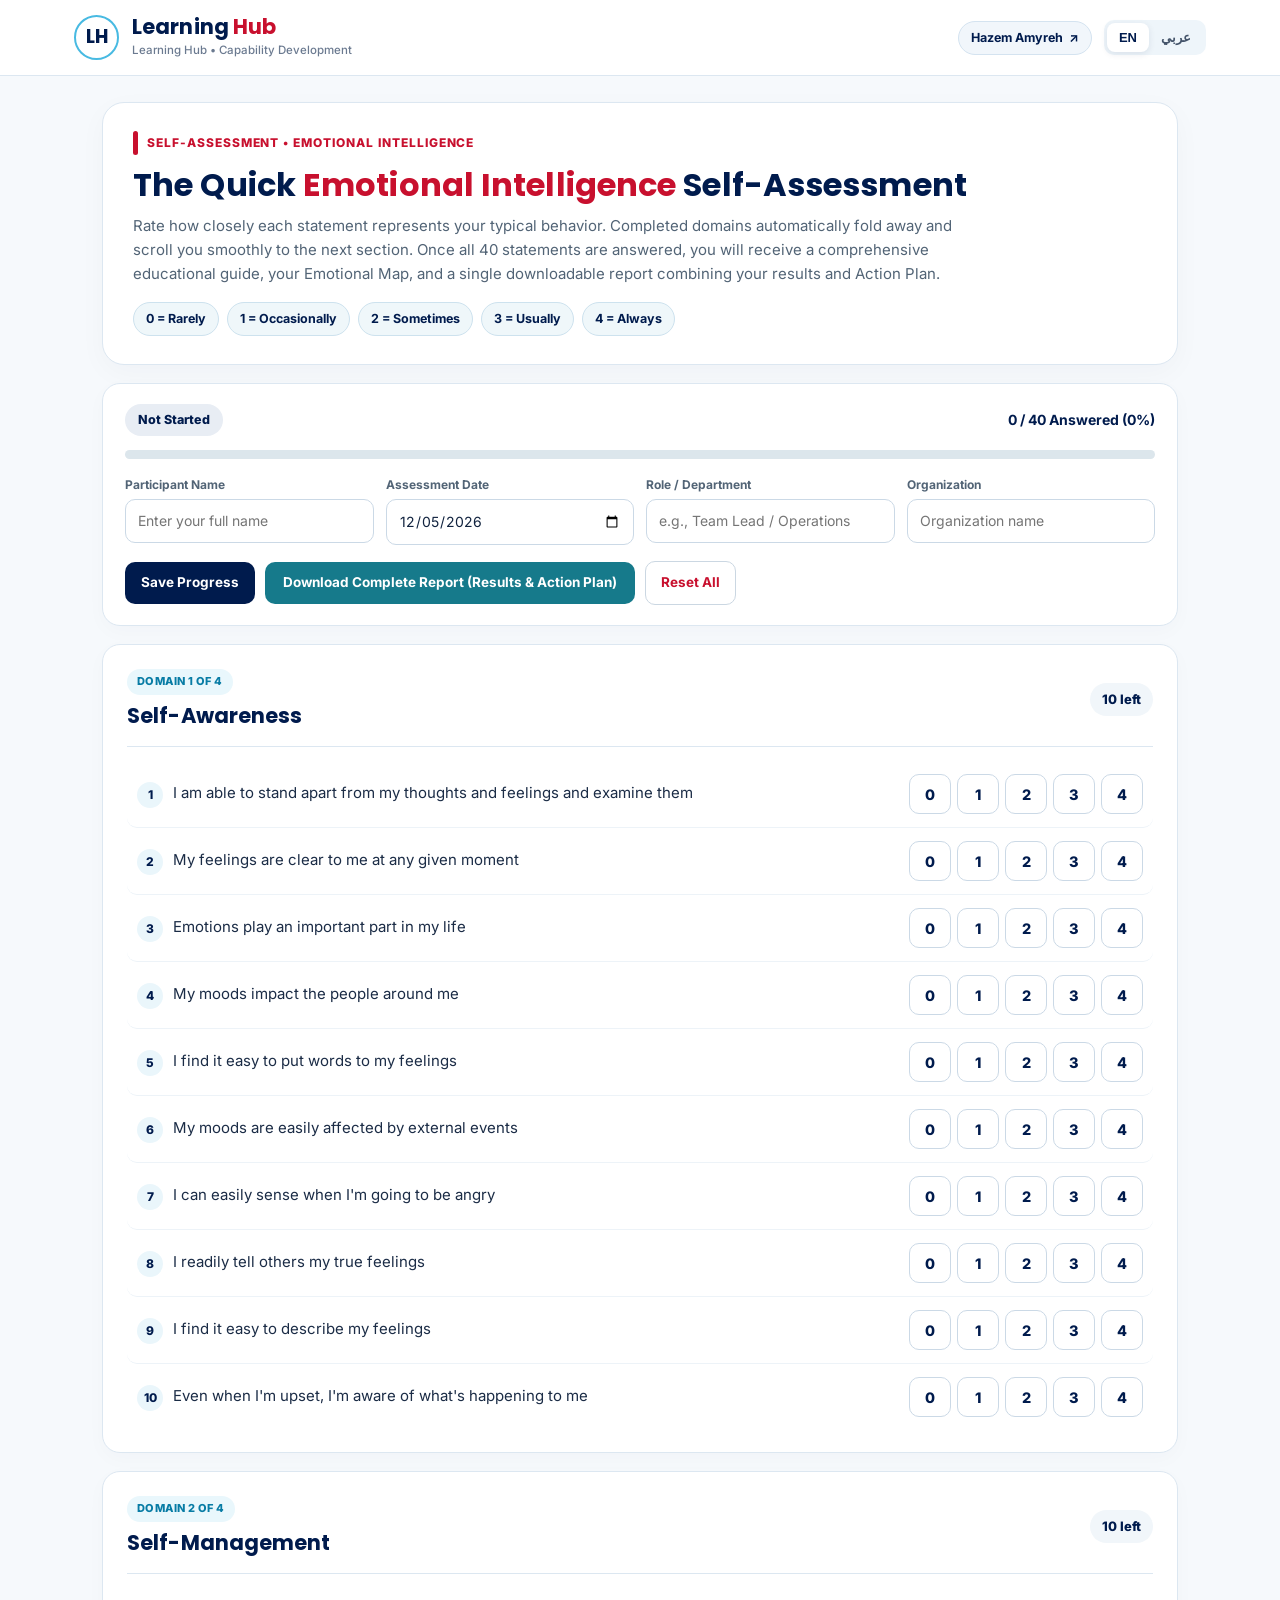
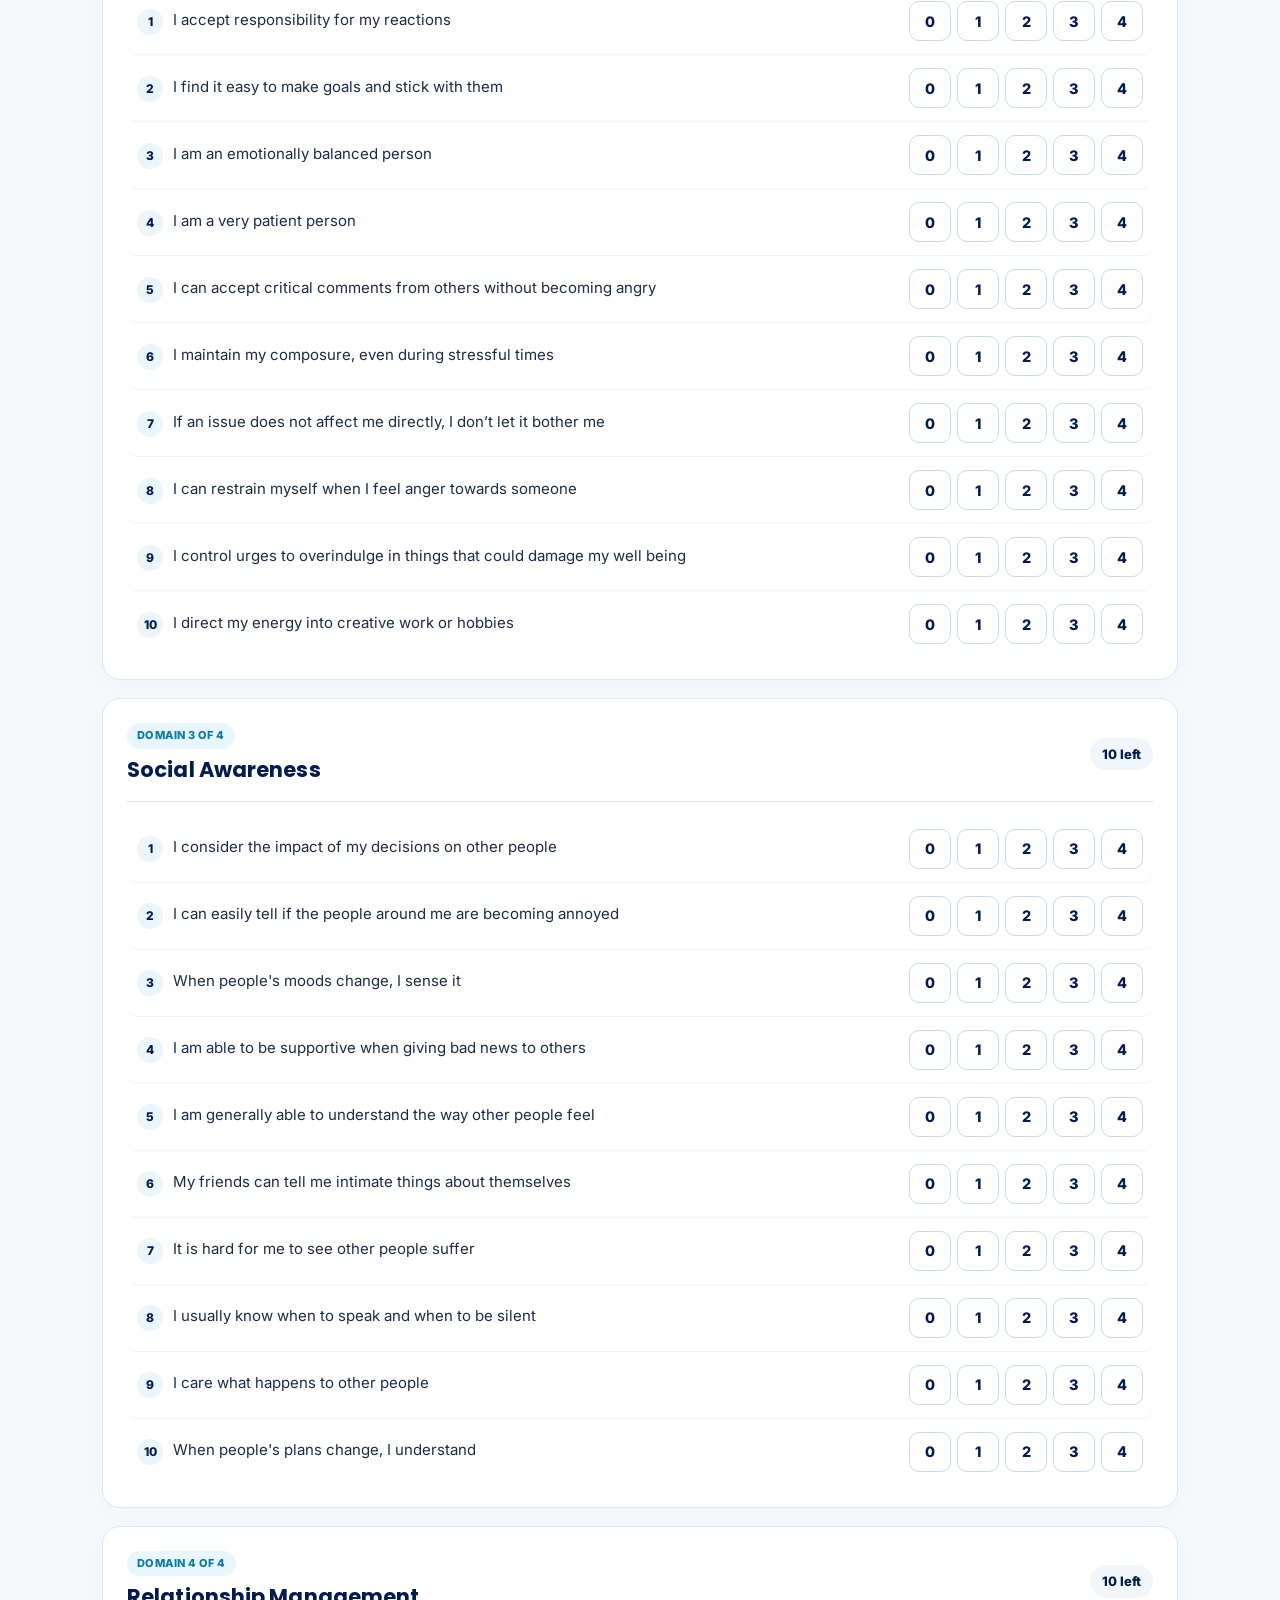
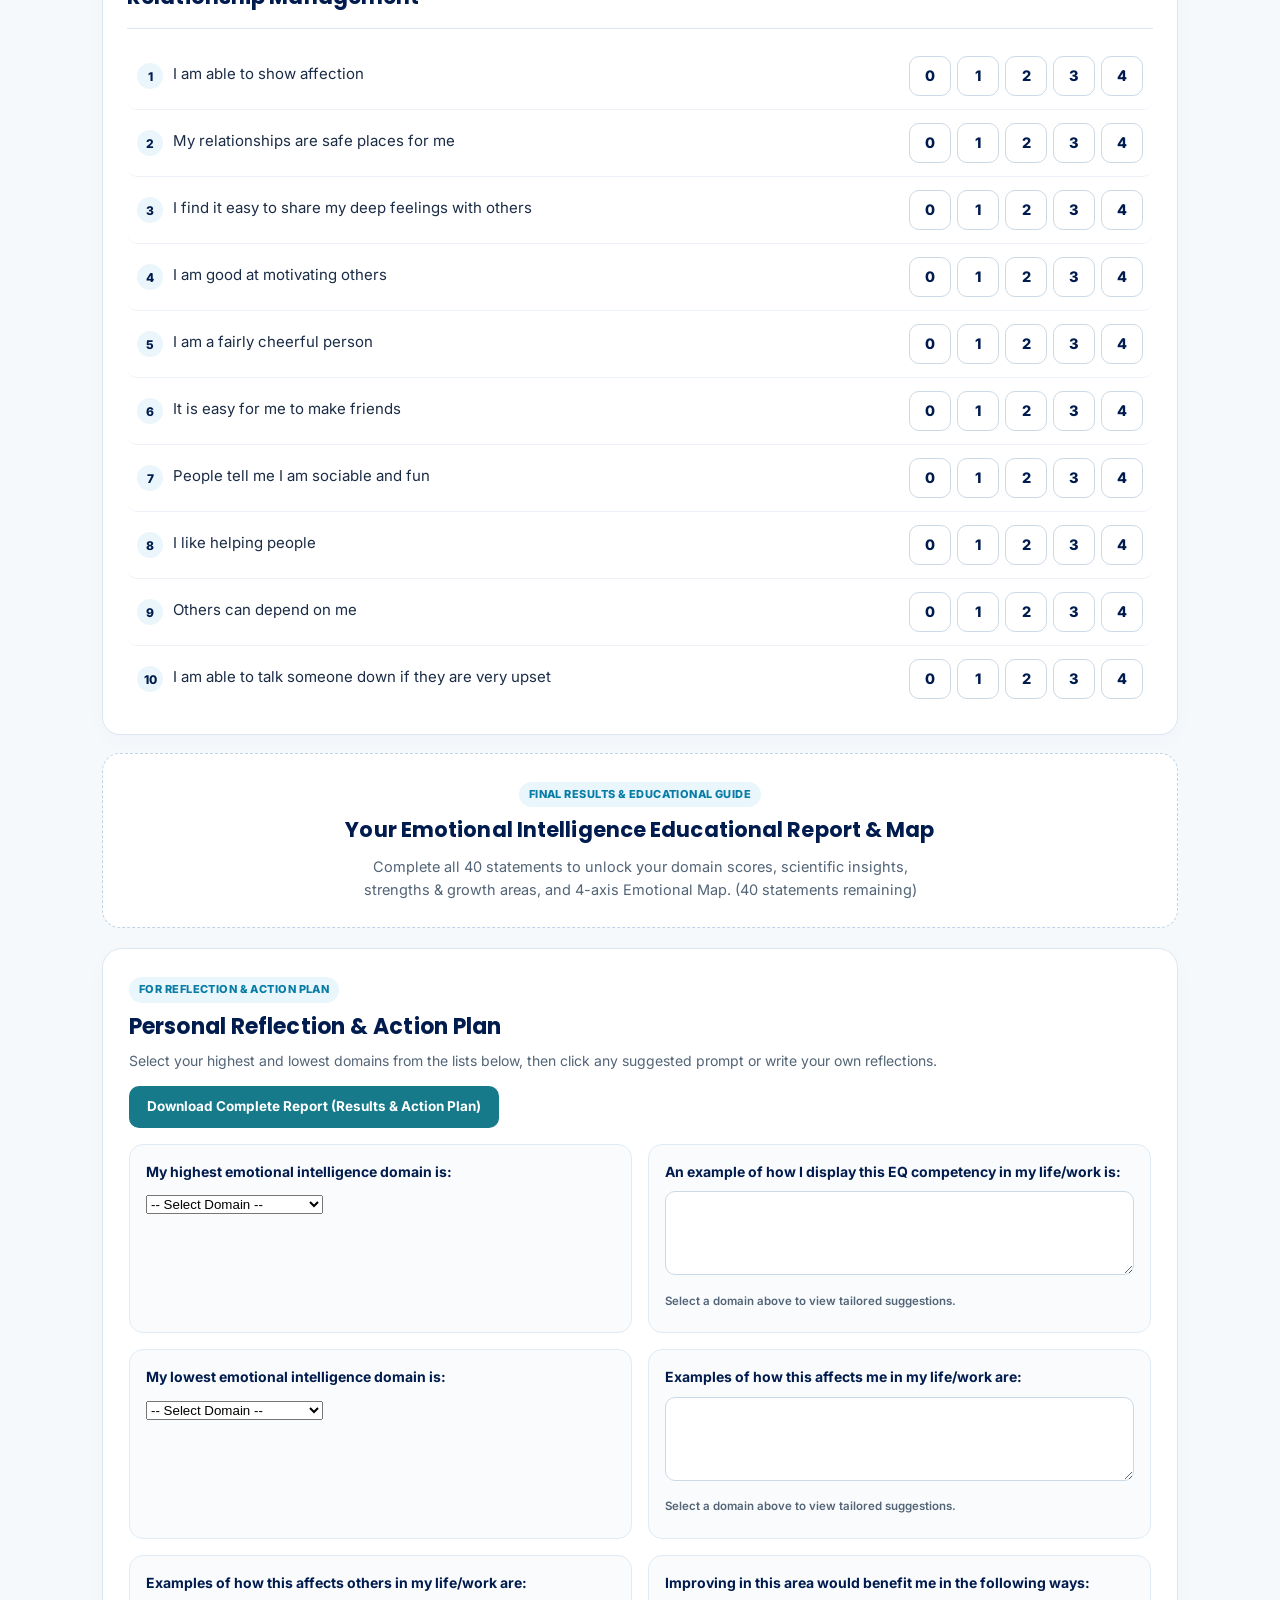
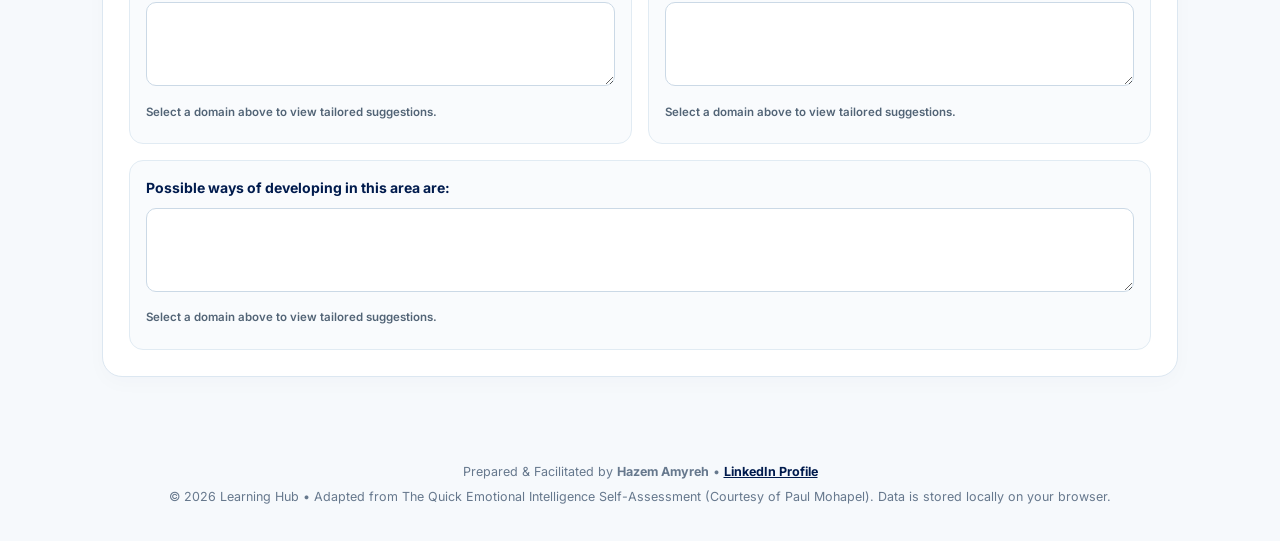
<file: lead-self/quick-ei-self-assessment.html>
<!DOCTYPE html>
<html lang="en">
<head>
<meta charset="UTF-8">
<meta name="viewport" content="width=device-width, initial-scale=1.0">
<title>The Quick Emotional Intelligence Self-Assessment | Learning Hub</title>
<link rel="preconnect" href="https://fonts.googleapis.com">
<link rel="preconnect" href="https://fonts.gstatic.com" crossorigin>
<link href="https://fonts.googleapis.com/css2?family=Cairo:wght@400;600;700;800&family=Inter:wght@400;500;600;700;800&family=Poppins:wght@600;700;800&display=swap" rel="stylesheet">
<style>
:root{
  --navy:#001B4D;
  --blue:#48BAE2;
  --teal:#167a8b;
  --red:#C8102E;
  --ink:#11233f;
  --muted:#526476;
  --bg:#f6f9fc;
  --line:#dce7f1;
  --green:#197647;
  --green-bg:#edf9f1;
  --amber:#b45309;
  --amber-bg:#fffbeb;
}
*{box-sizing:border-box}
html{scroll-behavior:smooth}
body{
  margin:0;
  background:var(--bg);
  color:var(--ink);
  font-family:Inter,Arial,sans-serif;
  line-height:1.6;
}
body[dir="rtl"]{font-family:Cairo,Tahoma,sans-serif}
.display{font-family:Poppins,Inter,sans-serif;letter-spacing:.1px}
body[dir="rtl"] .display{font-family:Cairo,Tahoma,sans-serif}

header{
  height:76px;
  background:#fff;
  border-bottom:1px solid var(--line);
  position:sticky;
  top:0;
  z-index:40;
}
.headerrow{
  max-width:1180px;
  height:100%;
  margin:auto;
  padding:0 24px;
  display:flex;
  align-items:center;
  justify-content:space-between;
  gap:16px;
}
.brand{display:flex;align-items:center;gap:13px}
.mark{
  width:45px;
  height:45px;
  border-radius:50%;
  border:2px solid var(--blue);
  display:grid;
  place-items:center;
  color:var(--navy);
  font-family:Poppins,sans-serif;
  font-weight:700;
  font-size:19px;
}
.brand h1{margin:0;color:var(--navy);font-size:21px;line-height:1.1}
.brand p{margin:3px 0 0;color:#6b7a90;font-size:11.5px;font-weight:500}
.header-right{display:flex;align-items:center;gap:12px}
.author-pill{
  display:inline-flex;
  align-items:center;
  gap:6px;
  background:#f1f6fb;
  border:1px solid #d4e3f0;
  color:var(--navy);
  padding:6px 12px;
  border-radius:999px;
  font-size:12.5px;
  font-weight:700;
  text-decoration:none;
  transition:all .15s;
}
.author-pill:hover{
  background:var(--navy);
  color:#fff;
  border-color:var(--navy);
}
.lang{
  display:flex;
  background:#eef5fa;
  border-radius:10px;
  padding:3px;
}
.lang button{
  border:0;
  background:transparent;
  padding:7px 12px;
  border-radius:8px;
  font-weight:700;
  font-size:13px;
  color:#44546a;
  cursor:pointer;
}
.lang .active{
  background:#fff;
  color:var(--navy);
  box-shadow:0 2px 7px #001b4d18;
}

.wrap{max-width:1120px;margin:auto;padding:26px 22px 56px}
.hero{
  background:#fff;
  border:1px solid var(--line);
  border-radius:22px;
  padding:28px 30px;
  margin-bottom:18px;
  box-shadow:0 8px 28px #001b4d08;
}
.eyebrow{
  display:flex;
  align-items:center;
  gap:9px;
  color:var(--red);
  font-size:12px;
  font-weight:800;
  text-transform:uppercase;
  letter-spacing:.08em;
}
.eyebrow:before{
  content:"";
  width:5px;
  height:24px;
  background:var(--red);
  border-radius:4px;
}
.hero h2{
  color:var(--navy);
  font-size:32px;
  line-height:1.15;
  margin:12px 0 10px;
}
.hero h2 .red{color:var(--red)}
.hero p{color:var(--muted);margin:0;max-width:820px;font-size:15px}

.scale-strip{
  display:flex;
  flex-wrap:wrap;
  gap:8px;
  margin-top:16px;
}
.scale-pill{
  background:#eff7fa;
  border:1px solid #cde2ee;
  color:var(--navy);
  padding:6px 12px;
  border-radius:999px;
  font-size:12.5px;
  font-weight:700;
}

.hub-progress{
  background:#fff;
  border:1px solid var(--line);
  border-radius:18px;
  padding:20px 22px;
  margin-bottom:18px;
  box-shadow:0 6px 20px #001b4d06;
}
.hub-progress.completed-card{
  background:var(--green-bg);
  border:2px solid #218150;
}
.hub-progress-top{
  display:flex;
  justify-content:space-between;
  align-items:center;
  gap:12px;
  flex-wrap:wrap;
}
.completion-badge{
  display:inline-flex;
  align-items:center;
  padding:6px 13px;
  background:#e8edf4;
  color:var(--navy);
  border-radius:999px;
  font-size:12.5px;
  font-weight:800;
}
.hub-started{background:#e4f2fa;color:#08557e}
.completed-card .completion-badge{background:var(--green);color:#fff}
.module-progress-track{
  height:9px;
  background:#dce6ec;
  border-radius:999px;
  margin:14px 0 16px;
  overflow:hidden;
}
.module-progress-track span{
  display:block;
  height:100%;
  background:linear-gradient(90deg,var(--blue),var(--navy));
  transition:width .25s ease;
}
.completed-card .module-progress-track span{background:#218150}

.participant-grid{
  display:grid;
  grid-template-columns:repeat(4,minmax(0,1fr));
  gap:12px;
  margin-bottom:16px;
}
.field label{
  display:block;
  font-size:12px;
  font-weight:700;
  color:var(--muted);
  margin-bottom:5px;
}
.field input,.field select,.field textarea{
  width:100%;
  border:1px solid #cbd9e6;
  border-radius:10px;
  padding:10px 12px;
  font:inherit;
  font-size:14px;
  color:var(--ink);
  background:#fff;
}
.field input:focus,.field select:focus,.field textarea:focus{
  outline:2px solid var(--blue);
  border-color:var(--navy);
}

.hub-actions{
  display:flex;
  flex-wrap:wrap;
  gap:10px;
  align-items:center;
  justify-content:space-between;
}
.btn-group{display:flex;flex-wrap:wrap;gap:10px;align-items:center}
.btn-primary{
  border:0;
  background:var(--navy);
  color:#fff;
  border-radius:10px;
  padding:10px 16px;
  font:inherit;
  font-size:13.5px;
  font-weight:700;
  cursor:pointer;
  transition:background .15s, transform .1s;
}
.btn-primary:hover{background:#04296e}
.btn-primary:active{transform:translateY(1px)}
.btn-teal{
  border:0;
  background:var(--teal);
  color:#fff;
  border-radius:10px;
  padding:10px 18px;
  font:inherit;
  font-size:13.5px;
  font-weight:700;
  cursor:pointer;
  transition:background .15s;
}
.btn-teal:hover{background:#116270}
.btn-secondary{
  border:1px solid #cbd7e2;
  background:#fff;
  color:var(--navy);
  border-radius:10px;
  padding:10px 15px;
  font:inherit;
  font-size:13.5px;
  font-weight:700;
  cursor:pointer;
}
.btn-secondary:hover{background:#f2f7fb}
.btn-danger{color:var(--red)}
.save-note{font-size:12.5px;font-weight:700;color:var(--green)}

.completed-bar{
  background:#fff;
  border:1px solid #cde2ee;
  border-radius:14px;
  padding:12px 16px;
  margin-bottom:16px;
  display:flex;
  flex-wrap:wrap;
  align-items:center;
  justify-content:space-between;
  gap:10px;
}
.completed-chips{display:flex;flex-wrap:wrap;gap:8px;align-items:center}
.done-chip{
  background:var(--green-bg);
  border:1px solid #9dd5b6;
  color:#145c37;
  padding:5px 11px;
  border-radius:999px;
  font-size:12.5px;
  font-weight:700;
}

.domain-card{
  background:#fff;
  border:1px solid var(--line);
  border-radius:18px;
  padding:22px 24px;
  margin-bottom:18px;
  box-shadow:0 6px 20px #001b4d06;
  scroll-margin-top:96px;
}
.domain-card.is-hidden{display:none}
.domain-head{
  display:flex;
  justify-content:space-between;
  align-items:center;
  gap:12px;
  padding-bottom:14px;
  border-bottom:1px solid var(--line);
  margin-bottom:14px;
}
.domain-head h3{
  margin:4px 0 0;
  color:var(--navy);
  font-size:21px;
}
.ribbon{
  display:inline-block;
  background:#e9f7fc;
  color:#087ca5;
  border-radius:999px;
  padding:4px 10px;
  font-size:11px;
  font-weight:800;
  letter-spacing:.04em;
}
.q-count-pill{
  background:#f1f6fa;
  color:var(--navy);
  border-radius:999px;
  padding:6px 12px;
  font-size:13px;
  font-weight:800;
}

.statement-row{
  display:grid;
  grid-template-columns:1fr auto;
  align-items:center;
  gap:16px;
  padding:13px 10px;
  border-bottom:1px solid #edf3f8;
  border-radius:10px;
  transition:background .15s;
}
.statement-row:last-child{border-bottom:0}
.statement-row:hover{background:#f9fcfe}
.statement-text{
  display:flex;
  gap:10px;
  align-items:flex-start;
  font-size:15px;
  color:#1b2c46;
}
.q-num{
  min-width:26px;
  height:26px;
  border-radius:50%;
  background:#eaf6fb;
  color:var(--navy);
  font-size:12px;
  font-weight:800;
  display:grid;
  place-items:center;
  flex-shrink:0;
  margin-top:1px;
}
.statement-row.answered .q-num{
  background:var(--navy);
  color:#fff;
}
.rating-group{
  display:flex;
  gap:6px;
  flex-shrink:0;
}
.rate-btn{
  width:42px;
  height:40px;
  border-radius:10px;
  border:1.5px solid #cbd9e6;
  background:#fff;
  color:var(--navy);
  font:inherit;
  font-weight:800;
  font-size:14.5px;
  cursor:pointer;
  transition:all .14s ease;
}
.rate-btn:hover{
  border-color:var(--blue);
  background:#f0f9fd;
}
.rate-btn.selected{
  background:var(--navy);
  border-color:var(--navy);
  color:#fff;
  box-shadow:0 3px 10px #001b4d26;
}
.rate-btn:focus-visible{
  outline:3px solid var(--blue);
  outline-offset:2px;
}

.analysis-card{
  background:linear-gradient(135deg,#001B4D,#063970);
  color:#fff;
  border-radius:20px;
  padding:34px 26px;
  text-align:center;
  margin-bottom:20px;
  box-shadow:0 14px 36px #001b4d24;
  scroll-margin-top:96px;
}
.spinner-ring{
  width:52px;
  height:52px;
  border:4px solid rgba(255,255,255,.22);
  border-top-color:var(--blue);
  border-radius:50%;
  margin:0 auto 16px;
  animation:spin .85s linear infinite;
}
@keyframes spin{to{transform:rotate(360deg)}}
.analysis-card h3{margin:0 0 8px;font-size:23px;color:#fff}
.analysis-step{
  font-size:14.5px;
  color:#cbe4f8;
  min-height:24px;
  margin:0 auto 16px;
  font-weight:600;
}
.analysis-bar{
  max-width:420px;
  height:8px;
  background:rgba(255,255,255,.16);
  border-radius:999px;
  margin:0 auto;
  overflow:hidden;
}
.analysis-bar span{
  display:block;
  height:100%;
  background:var(--blue);
  transition:width .35s ease;
}

.results-locked{
  background:#fff;
  border:1.5px dashed #bfd4e6;
  border-radius:18px;
  padding:26px;
  text-align:center;
  margin-bottom:20px;
}
.results-locked h3{margin:6px 0 8px;color:var(--navy);font-size:21px}
.results-locked p{margin:0 auto;max-width:560px;color:var(--muted);font-size:14.5px}

.results-panel{
  background:#fff;
  border:2px solid #218150;
  border-radius:20px;
  padding:26px;
  margin-bottom:20px;
  box-shadow:0 10px 28px #001b4d0c;
  scroll-margin-top:96px;
  animation:fadeSlideIn .4s ease;
}
@keyframes fadeSlideIn{
  from{opacity:0;transform:translateY(10px)}
  to{opacity:1;transform:translateY(0)}
}
.results-header-row{
  display:flex;
  justify-content:space-between;
  align-items:flex-start;
  gap:14px;
  flex-wrap:wrap;
}
.results-grid{
  display:grid;
  grid-template-columns:1.1fr .9fr;
  gap:22px;
  align-items:center;
  margin-top:16px;
}
.score-cards{
  display:grid;
  grid-template-columns:repeat(2,minmax(0,1fr));
  gap:12px;
}
.score-card{
  background:#f8fbfe;
  border:1px solid var(--line);
  border-radius:14px;
  padding:15px;
}
.score-card h4{margin:0 0 6px;color:var(--navy);font-size:15px}
.score-val{font-size:28px;font-weight:800;color:var(--navy);line-height:1.1}
.score-val span{font-size:14px;color:var(--muted);font-weight:600}
.tier-tag{
  display:inline-block;
  margin-top:8px;
  padding:4px 10px;
  border-radius:999px;
  font-size:11.5px;
  font-weight:800;
}
.tier-low{background:#fee2e2;color:#991b1b}
.tier-mid{background:var(--amber-bg);color:var(--amber)}
.tier-high{background:var(--green-bg);color:var(--green)}

.total-banner{
  background:linear-gradient(135deg,var(--navy),#06457f);
  color:#fff;
  border-radius:14px;
  padding:16px 20px;
  margin-top:14px;
  display:flex;
  justify-content:space-between;
  align-items:center;
  gap:12px;
}
.total-banner b{font-size:28px;color:var(--blue)}

.map-box{
  background:#f9fcfe;
  border:1px solid var(--line);
  border-radius:16px;
  padding:14px;
  text-align:center;
}
.map-box svg{width:100%;max-width:360px;height:auto;display:block;margin:auto}

.scoring-key{
  display:grid;
  grid-template-columns:repeat(3,minmax(0,1fr));
  gap:10px;
  margin-top:16px;
  padding-top:16px;
  border-top:1px solid var(--line);
}
.key-item{
  background:#f8fbfe;
  border:1px solid var(--line);
  border-radius:12px;
  padding:11px 13px;
  font-size:12.5px;
}
.key-item strong{display:block;color:var(--navy);margin-bottom:3px}

/* Educational Deep-Dive Cards */
.edu-section{
  margin-top:24px;
  padding-top:22px;
  border-top:2px solid #e6eff6;
}
.edu-section-head{
  margin-bottom:16px;
}
.edu-section-head h4{
  margin:6px 0 4px;
  color:var(--navy);
  font-size:21px;
}
.edu-section-head p{
  margin:0;
  color:var(--muted);
  font-size:14px;
}
.edu-grid{
  display:grid;
  grid-template-columns:1fr;
  gap:16px;
}
.edu-card{
  background:#fbfdff;
  border:1px solid #d5e4f0;
  border-inline-start:5px solid var(--navy);
  border-radius:16px;
  padding:20px 22px;
}
.edu-card-top{
  display:flex;
  justify-content:space-between;
  align-items:center;
  gap:10px;
  flex-wrap:wrap;
  margin-bottom:10px;
}
.edu-card-top h5{
  margin:0;
  color:var(--navy);
  font-size:18px;
}
.edu-definition{
  margin:0 0 14px;
  color:#253852;
  font-size:14.5px;
  line-height:1.7;
}
.edu-cols{
  display:grid;
  grid-template-columns:repeat(2,minmax(0,1fr));
  gap:12px;
  margin-bottom:12px;
}
.edu-box{
  background:#fff;
  border:1px solid #e1ebf3;
  border-radius:12px;
  padding:13px 15px;
}
.edu-box h6{
  margin:0 0 6px;
  font-size:13px;
  font-weight:800;
  color:var(--navy);
}
.edu-box.strength-box{border-top:3px solid var(--green)}
.edu-box.weakness-box{border-top:3px solid var(--red)}
.edu-box.science-box{border-top:3px solid var(--blue);background:#f4fafe}
.edu-box.action-box{border-top:3px solid var(--teal);background:#f3faf9}
.edu-box ul{
  margin:0;
  padding-inline-start:18px;
  font-size:13.5px;
  color:#31445e;
}
.edu-box li{margin:4px 0}
.edu-box p{
  margin:0;
  font-size:13.5px;
  color:#31445e;
  line-height:1.65;
}

.reflection-card{
  background:#fff;
  border:1px solid var(--line);
  border-radius:20px;
  padding:26px;
  box-shadow:0 6px 20px #001b4d06;
}
.reflection-top-row{
  display:flex;
  justify-content:space-between;
  align-items:flex-start;
  gap:14px;
  flex-wrap:wrap;
}
.reflection-card h3{margin:6px 0 6px;color:var(--navy);font-size:22px}
.reflection-grid{
  display:grid;
  grid-template-columns:repeat(2,minmax(0,1fr));
  gap:16px;
  margin-top:16px;
}
.reflection-block{
  background:#f9fbfd;
  border:1px solid #e1ebf3;
  border-radius:14px;
  padding:16px;
}
.reflection-block.full{grid-column:1 / -1}
.reflection-block label{
  display:block;
  font-weight:700;
  color:var(--navy);
  font-size:14px;
  margin-bottom:8px;
}
.reflection-block textarea{
  width:100%;
  min-height:84px;
  border:1px solid #cbd9e6;
  border-radius:10px;
  padding:10px 12px;
  font:inherit;
  font-size:14px;
  resize:vertical;
  background:#fff;
}
.suggestions-wrap{
  margin-top:9px;
}
.sug-title{
  font-size:11.5px;
  font-weight:800;
  color:var(--teal);
  margin-bottom:6px;
  display:block;
}
.sug-list{
  display:flex;
  flex-wrap:wrap;
  gap:6px;
}
.sug-chip{
  border:1px solid #c3dce8;
  background:#eff7fa;
  color:var(--navy);
  border-radius:999px;
  padding:5px 11px;
  font:inherit;
  font-size:12px;
  font-weight:600;
  cursor:pointer;
  text-align:start;
  transition:all .14s;
}
.sug-chip:hover{
  background:var(--navy);
  color:#fff;
  border-color:var(--navy);
}

footer{
  max-width:1120px;
  margin:28px auto 0;
  padding:0 22px 34px;
  text-align:center;
  color:#66788d;
  font-size:12.5px;
  line-height:1.7;
}
footer a{
  color:var(--navy);
  font-weight:700;
  text-decoration:underline;
}
footer a:hover{color:var(--red)}

dialog.reset-dialog{
  max-width:460px;
  width:calc(100% - 32px);
  border:1px solid #cad7e3;
  border-radius:18px;
  padding:24px;
  color:var(--navy);
  box-shadow:0 20px 60px #001b4d35;
}
dialog.reset-dialog::backdrop{background:#001b4d70}
dialog.reset-dialog h4{margin:0 0 8px;font-size:20px}
dialog.reset-dialog p{margin:0 0 18px;color:var(--muted);font-size:14.5px}

@media(max-width:860px){
  .participant-grid,.results-grid,.reflection-grid,.scoring-key,.edu-cols{grid-template-columns:1fr}
  .statement-row{grid-template-columns:1fr;gap:10px}
  .rating-group{justify-content:flex-start}
  .author-pill{display:none}
}
@media print{
  header,.hub-actions,.completed-bar,.suggestions-wrap,.btn-primary,.btn-secondary,.btn-teal{display:none!important}
  body{background:#fff}
  .domain-card.is-hidden{display:block!important}
  .wrap{padding:0}
  .hero,.hub-progress,.domain-card,.results-panel,.reflection-card,.edu-card{box-shadow:none;break-inside:avoid}
}
</style>
</head>
<body lang="en" dir="ltr">

<header>
  <div class="headerrow">
    <div class="brand">
      <div class="mark">LH</div>
      <div>
        <h1 class="display">Learning <span style="color:var(--red)">Hub</span></h1>
        <p id="brandSub">Learning Hub • Capability Development</p>
      </div>
    </div>
    <div class="header-right">
      <a class="author-pill" href="https://www.linkedin.com/in/hazem-al-amayreh-038aa1a4" target="_blank" rel="noopener noreferrer" id="headerAuthorLink">
        <span>Hazem Amyreh</span>
        <span aria-hidden="true">↗</span>
      </a>
      <div class="lang">
        <button id="enBtn" class="active" onclick="setLang('en')">EN</button>
        <button id="arBtn" onclick="setLang('ar')">عربي</button>
      </div>
    </div>
  </div>
</header>

<main class="wrap">
  <section class="hero">
    <div class="eyebrow" id="heroEyebrow">SELF-ASSESSMENT • EMOTIONAL INTELLIGENCE</div>
    <h2 class="display" id="heroTitle">The Quick <span class="red">Emotional Intelligence</span> Self-Assessment</h2>
    <p id="heroDesc">Rate how closely each statement represents your typical behavior. Completed domains automatically fold away and scroll you smoothly to the next section. Once all 40 statements are answered, you will receive a full educational report, your Emotional Map, and a downloadable Action Plan.</p>
    <div class="scale-strip" id="scaleStrip"></div>
  </section>

  <section class="hub-progress" id="progressCard">
    <div class="hub-progress-top">
      <span class="completion-badge" id="statusBadge">Not Started</span>
      <strong id="progressText" style="color:var(--navy);font-size:14px">0 / 40 Answered (0%)</strong>
    </div>
    <div class="module-progress-track">
      <span id="progressFill" style="width:0%"></span>
    </div>
    <div class="participant-grid">
      <div class="field">
        <label for="pName" id="lblName">Participant Name</label>
        <input type="text" id="pName" placeholder="Enter your full name" oninput="saveMeta()">
      </div>
      <div class="field">
        <label for="pDate" id="lblDate">Assessment Date</label>
        <input type="date" id="pDate" onchange="saveMeta()">
      </div>
      <div class="field">
        <label for="pRole" id="lblRole">Role / Department</label>
        <input type="text" id="pRole" placeholder="e.g., Team Lead / Operations" oninput="saveMeta()">
      </div>
      <div class="field">
        <label for="pOrg" id="lblOrg">Organization</label>
        <input type="text" id="pOrg" placeholder="Organization name" oninput="saveMeta()">
      </div>
    </div>
    <div class="hub-actions">
      <div class="btn-group">
        <button type="button" class="btn-primary" onclick="manualSave()" id="btnSave">Save Progress</button>
        <button type="button" class="btn-teal" onclick="downloadUnifiedReport()" id="btnUnifiedDownload">Download Complete Report (Results & Action Plan)</button>
        <button type="button" class="btn-secondary btn-danger" onclick="document.getElementById('resetDialog').showModal()" id="btnReset">Reset All</button>
      </div>
      <span class="save-note" id="saveStatus"></span>
    </div>
  </section>

  <div id="completedBarContainer"></div>
  <div id="domainsContainer"></div>
  <div id="resultsContainer"></div>

  <section class="reflection-card" id="reflectionSection">
    <div class="reflection-top-row">
      <div>
        <span class="ribbon" id="refRibbon">FOR REFLECTION & ACTION PLAN</span>
        <h3 class="display" id="refTitle">Personal Reflection & Action Plan</h3>
        <p style="color:var(--muted);margin:0;font-size:14px" id="refSub">Select your highest and lowest domains from the lists below, then click any suggested prompt or write your own reflections.</p>
      </div>
      <button type="button" class="btn-teal" onclick="downloadUnifiedReport()" id="btnRefUnified">Download Complete Report (Results & Action Plan)</button>
    </div>

    <div class="reflection-grid">
      <div class="reflection-block">
        <label for="highestDomainSelect" id="lblHighest">My highest emotional intelligence domain is:</label>
        <select id="highestDomainSelect" onchange="onReflectionDomainChange()">
          <option value="">-- Select Domain --</option>
        </select>
      </div>

      <div class="reflection-block">
        <label for="refHighExample" id="lblHighEx">An example of how I display this EQ competency in my life/work is:</label>
        <textarea id="refHighExample" oninput="saveReflection()"></textarea>
        <div class="suggestions-wrap" id="sugHighEx"></div>
      </div>

      <div class="reflection-block">
        <label for="lowestDomainSelect" id="lblLowest">My lowest emotional intelligence domain is:</label>
        <select id="lowestDomainSelect" onchange="onReflectionDomainChange()">
          <option value="">-- Select Domain --</option>
        </select>
      </div>

      <div class="reflection-block">
        <label for="refLowSelf" id="lblLowSelf">Examples of how this affects me in my life/work are:</label>
        <textarea id="refLowSelf" oninput="saveReflection()"></textarea>
        <div class="suggestions-wrap" id="sugLowSelf"></div>
      </div>

      <div class="reflection-block">
        <label for="refLowOthers" id="lblLowOthers">Examples of how this affects others in my life/work are:</label>
        <textarea id="refLowOthers" oninput="saveReflection()"></textarea>
        <div class="suggestions-wrap" id="sugLowOthers"></div>
      </div>

      <div class="reflection-block">
        <label for="refBenefit" id="lblBenefit">Improving in this area would benefit me in the following ways:</label>
        <textarea id="refBenefit" oninput="saveReflection()"></textarea>
        <div class="suggestions-wrap" id="sugBenefit"></div>
      </div>

      <div class="reflection-block full">
        <label for="refDevelop" id="lblDevelop">Possible ways of developing in this area are:</label>
        <textarea id="refDevelop" oninput="saveReflection()"></textarea>
        <div class="suggestions-wrap" id="sugDevelop"></div>
      </div>
    </div>
  </section>
</main>

<footer>
  <div id="footerAuthor">
    Prepared & Facilitated by <strong>Hazem Amyreh (حازم العمايرة)</strong> •
    <a href="https://www.linkedin.com/in/hazem-al-amayreh-038aa1a4" target="_blank" rel="noopener noreferrer">Connect on LinkedIn</a>
  </div>
  <div id="footerText" style="margin-top:4px">© 2026 Learning Hub • Adapted from The Quick Emotional Intelligence Self-Assessment (Courtesy of Paul Mohapel). Data is stored locally on your browser.</div>
</footer>

<dialog class="reset-dialog" id="resetDialog">
  <h4 class="display" id="dlgTitle">Reset all assessment responses?</h4>
  <p id="dlgBody">This will clear all 40 ratings, participant details, and reflection notes saved on this browser.</p>
  <div class="btn-group">
    <button type="button" class="btn-secondary" onclick="document.getElementById('resetDialog').close()" id="dlgCancel">Cancel</button>
    <button type="button" class="btn-primary" style="background:var(--red)" onclick="confirmReset()" id="dlgConfirm">Reset Everything</button>
  </div>
</dialog>

<script>
const STORAGE_KEY = 'lh_quick_eq_assessment_v4';
const AUTHOR_LINKEDIN = 'https://www.linkedin.com/in/hazem-al-amayreh-038aa1a4';

const DOMAINS = [
  {
    id: 'sa',
    name: { en: 'Self-Awareness', ar: 'الوعي بالذات' },
    mapLabel: { en: 'Emotional Self-Awareness', ar: 'الوعي العاطفي بالذات' },
    statements: [
      { en: 'I am able to stand apart from my thoughts and feelings and examine them', ar: 'أستطيع أن أقف على مسافة من أفكاري ومشاعري وأتأملها بموضوعية' },
      { en: 'My feelings are clear to me at any given moment', ar: 'مشاعري واضحة لي في أي لحظة' },
      { en: 'Emotions play an important part in my life', ar: 'تلعب المشاعر دوراً مهماً في حياتي' },
      { en: 'My moods impact the people around me', ar: 'تؤثر حالتي المزاجية في الأشخاص من حولي' },
      { en: 'I find it easy to put words to my feelings', ar: 'أجد سهولة في التعبير عن مشاعري بالكلمات' },
      { en: 'My moods are easily affected by external events', ar: 'تتأثر حالتي المزاجية بسهولة بالأحداث الخارجية' },
      { en: "I can easily sense when I'm going to be angry", ar: 'أستطيع بسهولة أن أشعر متى سأغضب' },
      { en: 'I readily tell others my true feelings', ar: 'أعبّر للآخرين بوضوح عن مشاعري الحقيقية' },
      { en: 'I find it easy to describe my feelings', ar: 'أجد سهولة في وصف مشاعري بدقة' },
      { en: "Even when I'm upset, I'm aware of what's happening to me", ar: 'حتى عندما أكون منزعجاً، أكون واعياً لما يحدث بداخلي' }
    ],
    edu: {
      definition: {
        en: 'Self-Awareness is the foundational ability to observe your own thoughts, physical cues, and emotional states in real time—separating observable facts from the internal story you tell yourself, and recognizing how your mood affects both your decisions and the people around you.',
        ar: 'الوعي بالذات (Self-Awareness) هو القدرة الأساسية على مراقبة أفكارك، وإشاراتك الجسدية، وحالتك الشعورية في اللحظة الحالية، والفصل بين الحقيقة الواقعية والتفسير الذهني الذي تصنعه، مع إدراك كيف تؤثر حالتك المزاجية في قراراتك وفي الأشخاص من حولك.'
      },
      science: {
        en: 'Neuroscience and behavioral psychology (such as Affect Labeling research by Matthew Lieberman and Daniel Kahneman’s dual-system thinking) show that simply putting accurate words to an emotion reduces amygdala reactivity and engages the prefrontal cortex. When you name what you feel (“I am feeling pressured right now”), automatic emotional hijacking loses intensity and shifts into conscious evaluation.',
        ar: 'تُظهر أبحاث علم الأعصاب وعلم النفس السلوكي (مثل دراسات تسمية المشاعر Affect Labeling ونموذج التفكير السريع والبطيء) أن مجرد وضع كلمات دقيقة لوصف الشعور يقلل نشاط اللوزة الدماغية المسؤولة عن الانفعال السريع وينشّط قشرة الفص الجبهي المسؤولة عن التفكير المنطقي. عندما تسمي شعورك بدقة، ينتقل الدماغ من التفاعل التلقائي إلى التقييم الواعي.'
      },
      strengths: {
        high: {
          en: [
            'High clarity in recognizing internal emotional shifts before they escalate.',
            'Strong ability to articulate feelings honestly and transparently.',
            'Clear awareness of how your energy and mood influence team dynamics.'
          ],
          ar: [
            'وضوح عالٍ في التقاط التغيرات الشعورية الداخلية قبل تصاعدها.',
            'قدرة قوية على التعبير عن المشاعر بصدق ووضوح.',
            'إدراك واعٍ لكيفية تأثير طاقتك ومزاجك في أجواء الفريق.'
          ]
        },
        mid: {
          en: [
            'You generally recognize your core emotions during normal workdays.',
            'You understand that emotions matter in decision-making and relationships.'
          ],
          ar: [
            'تتعرف غالباً على مشاعرك الأساسية خلال أيام العمل الاعتيادية.',
            'تدرك أهمية دور المشاعر في اتخاذ القرار وبناء العلاقات.'
          ]
        },
        low: {
          en: [
            'Opportunity to build stronger moment-to-moment emotional vocabulary.',
            'Room to spot early physical warning signs before stress peaks.'
          ],
          ar: [
            'فرصة كبيرة لبناء مفردات شعورية أدق في المواقف اليومية.',
            'إمكانية تطوير التقاط العلامات الجسدية المبكرة قبل وصول التوتر لذروته.'
          ]
        }
      },
      weaknesses: {
        high: {
          en: [
            'Over-analyzing your own feelings during fast-paced situations if not paired with action.',
            'Becoming overly sensitive to minor external mood shifts.'
          ],
          ar: [
            'المبالغة في تحليل المشاعر الذاتية في المواقف السريعة إذا لم تُترجم إلى فعل.',
            'التأثر الزائد أحياناً بالتغيرات البسيطة في المحيط الخارجي.'
          ]
        },
        mid: {
          en: [
            'Under high deadline pressure, subtle frustration can go unnoticed until it affects your tone.',
            'External events can occasionally shift your mood without immediate awareness.'
          ],
          ar: [
            'تحت ضغط المواعيد النهائية، قد يتسلل الإحباط دون ملاحظة حتى يؤثر في نبرة صوتك.',
            'الأحداث الخارجية المفاجئة قد تغيّر مزاجك أحياناً دون انتباه فوري.'
          ]
        },
        low: {
          en: [
            'Difficulty separating objective facts from initial emotional assumptions.',
            'Delayed recognition of anger or stress until a reactive response has already occurred.',
            'Limited visibility into how your unexpressed mood impacts colleagues.'
          ],
          ar: [
            'صعوبة الفصل بين الحقيقة المجردة والافتراضات العاطفية الأولية.',
            'تأخر ملاحظة الغضب أو التوتر إلى ما بعد صدور رد الفعل.',
            'قلة الانتباه لكيفية انعكاس حالتك المزاجية غير المعلنة على الزملاء.'
          ]
        }
      },
      actions: {
        en: [
          'Practice "Affect Labeling": pause 3 times a day and name your exact emotion using two words (e.g., "cautiously optimistic" or "mentally overloaded").',
          'Separate "Fact vs. Story": in tense moments, write down what actually happened versus what you assumed the other person meant.',
          'Track physical triggers (tight jaw, shallow breathing, fast speech) as early dashboard alerts.'
        ],
        ar: [
          'تطبيق "تسمية الشعور" (Affect Labeling): توقف 3 مرات يومياً وسمِّ شعورك الدقيق بكلمتين محددتين بدلاً من "متوتر" أو "عادي".',
          'الفصل بين "الحقيقة والقصة": في المواقف الضاغطة، اسأل نفسك: ما الحدث الملموس الذي وقع؟ وما التفسير الذي افترضته؟',
          'مراقبة الإشارات الجسدية المبكرة (شد الفك، تسارع النفس، سرعة الكلام) كإنذار مبكر قبل الانفعال.'
        ]
      }
    },
    suggestions: {
      highEx: {
        en: [
          'Pausing during tense meetings to name what I am feeling before responding.',
          'Recognizing early signs of frustration and adjusting my tone constructively.',
          'Clearly articulating my perspective and emotional state during team feedback.'
        ],
        ar: [
          'التوقف لحظة خلال الاجتماعات المتوترة لتسمية شعوري قبل الرد.',
          'ملاحظة العلامات المبكرة للإحباط وتعديل نبرتي بشكل بنّاء.',
          'التعبير بوضوح عن وجهة نظري وحالتي الشعورية أثناء جلسات التغذية الراجعة.'
        ]
      },
      lowSelf: {
        en: [
          'Reacting impulsively under tight deadlines before noticing my stress triggers.',
          'Struggling to pinpoint why I feel drained or irritated after difficult conversations.',
          'Letting external setbacks shift my mood and focus for the rest of the day.'
        ],
        ar: [
          'رد الفعل السريع تحت ضغط المواعيد قبل ملاحظة محفزات التوتر لدي.',
          'صعوبة تحديد سبب شعوري بالاستنزاف أو الانزعاج بعد الحوارات الصعبة.',
          'السماح للعقبات الخارجية بتغيير مزاجي وتركيزي لبقية اليوم.'
        ]
      },
      lowOthers: {
        en: [
          'Colleagues may feel uncertain about how I am reacting to their ideas or updates.',
          'Unnoticed shifts in my mood can unintentionally create tension in the team.',
          'Others may misread my silence as disinterest or disapproval.'
        ],
        ar: [
          'قد يشعر الزملاء بعدم الوضوح حول كيفية تفاعلي مع أفكارهم أو تحديثاتهم.',
          'التغيرات غير الملحوظة في مزاجي قد تخلق توتراً غير مقصود لدى الفريق.',
          'قد يفسر الآخرون صمتي على أنه عدم اهتمام أو رفض.'
        ]
      },
      benefit: {
        en: [
          'Greater emotional clarity and steadier decision-making under pressure.',
          'Earlier recognition of stress triggers before they escalate into reactive behavior.',
          'More authentic and transparent communication with colleagues and family.'
        ],
        ar: [
          'وضوح عاطفي أكبر واتخاذ قرارات أكثر اتزاناً تحت الضغط.',
          'اكتشاف محفزات التوتر مبكراً قبل أن تتحول إلى ردود فعل متسرعة.',
          'تواصل أكثر صدقاً وشفافية مع الزملاء والأسرة.'
        ]
      },
      develop: {
        en: [
          'Keep a brief daily emotion check-in log naming triggers, physical cues, and feelings.',
          'Practice a 5-second pause before replying in high-stakes or frustrating situations.',
          'Ask a trusted colleague or mentor for honest feedback on how my mood comes across.'
        ],
        ar: [
          'تدوين ملاحظة يومية سريعة لتسمية المحفزات والعلامات الجسدية والمشاعر.',
          'التدرب على التوقف 5 ثوانٍ قبل الرد في المواقف الضاغطة أو المحبطة.',
          'طلب تغذية راجعة صادقة من زميل موثوق حول انعكاس مزاجي على الآخرين.'
        ]
      }
    }
  },
  {
    id: 'sm',
    name: { en: 'Self-Management', ar: 'إدارة الذات' },
    mapLabel: { en: 'Emotional Management', ar: 'الإدارة العاطفية' },
    statements: [
      { en: 'I accept responsibility for my reactions', ar: 'أتحمل مسؤولية ردود أفعالي' },
      { en: 'I find it easy to make goals and stick with them', ar: 'أجد سهولة في وضع الأهداف والالتزام بها' },
      { en: 'I am an emotionally balanced person', ar: 'أنا شخص متوازن عاطفياً' },
      { en: 'I am a very patient person', ar: 'أنا شخص صبور جداً' },
      { en: 'I can accept critical comments from others without becoming angry', ar: 'أستطيع تقبّل الملاحظات النقدية من الآخرين دون أن أغضب' },
      { en: 'I maintain my composure, even during stressful times', ar: 'أحافظ على هدوئي واتزاني حتى في الأوقات العصيبة' },
      { en: 'If an issue does not affect me directly, I don’t let it bother me', ar: 'إذا لم تكن المسألة تمسني مباشرة، لا أدعها تزعجني' },
      { en: 'I can restrain myself when I feel anger towards someone', ar: 'أستطيع ضبط نفسي عندما أشعر بالغضب تجاه شخص ما' },
      { en: 'I control urges to overindulge in things that could damage my well being', ar: 'أتحكم في رغبات الإفراط في أمور قد تضر بصحتي أو توازني' },
      { en: 'I direct my energy into creative work or hobbies', ar: 'أوجّه طاقتي نحو العمل الإبداعي أو الهوايات المفيدة' }
    ],
    edu: {
      definition: {
        en: 'Self-Management is your ability to interrupt automatic emotional reactions and deliberately choose constructive responses—staying composed under stress, receiving critical feedback without defensiveness, taking ownership of your behavior, and channeling energy toward meaningful goals.',
        ar: 'إدارة الذات (Self-Management) هي قدرتك على كسر حلقة ردود الفعل التلقائية واختيار استجابة واعية وبنّاءة؛ عبر الحفاظ على اتزانك تحت الضغط، وتقبّل النقد دون دفاعية، وتحمّل مسؤولية سلوكك، وتوجيه طاقتك نحو أهداف واضحة.'
      },
      science: {
        en: 'Behavioral science explains human reactivity through the "Automatic Reaction Cycle" (Trigger → Automatic Interpretation → Emotion → Impulsive Action → New Problem). Cognitive reappraisal research (James Gross) and Locus of Control theory show that inserting a deliberate pause between stimulus and response shifts you from reactive autopilot ("Ego Self") to intentional problem-solving ("Natural Self"), protecting both cognitive clarity and cortisol recovery.',
        ar: 'يفسّر علم السلوك الانفعالات عبر "دورة رد الفعل التلقائي" (Automatic Reaction Cycle: محفّز ← تفسير تلقائي ← شعور ← رد فعل متسرع ← مشكلة جديدة). وتُثبت أبحاث إعادة التقييم المعرفي (Cognitive Reappraisal) ونظرية مركز التحكم (Locus of Control) أن إدخال وقفة مقصودة بين المحفّز والاستجابة ينقلك من وضع الطيار الآلي الدفاعي إلى التفكير الواعي وحل المشكلات.'
      },
      strengths: {
        high: {
          en: [
            'Strong composure and emotional steadiness during crises or shifting priorities.',
            'High accountability for your own reactions without blaming external circumstances.',
            'Ability to receive critical feedback calmly and channel energy constructively.'
          ],
          ar: [
            'ثبات واتزان انفعالي قوي أثناء الأزمات وتغيّر الأولويات.',
            'تحمّل عالٍ لمسؤولية ردود أفعالك دون إلقاء اللوم على الظروف.',
            'قدرة على استقبال الملاحظات النقدية بهدوء وتوجيه الطاقة نحو الحلول.'
          ]
        },
        mid: {
          en: [
            'You maintain balance in routine situations and recover well after minor setbacks.',
            'You set clear personal goals and generally exercise self-restraint.'
          ],
          ar: [
            'تحافظ على توازنك في المواقف الاعتيادية وتستعيد هدوءك بعد العقبات البسيطة.',
            'تضع أهدافاً واضحة وتمتلك قدراً جيداً من ضبط النفس.'
          ]
        },
        low: {
          en: [
            'Strong potential to build a reliable pause habit before responding under pressure.',
            'Opportunity to conserve mental energy by letting go of issues outside your control.'
          ],
          ar: [
            'فرصة كبيرة لبناء عادة التوقف الواعي قبل الرد تحت الضغط.',
            'إمكانية توفير طاقتك الذهنية عبر عدم الانشغال بالأمور الخارجة عن سيطرتك.'
          ]
        }
      },
      weaknesses: {
        high: {
          en: [
            'Suppressing valid frustration too long instead of addressing issues early and assertively.',
            'Appearing overly detached when others expect visible emotional warmth.'
          ],
          ar: [
            'كبت الإحباط المشروع لفترة طويلة بدلاً من معالجة الموقف مبكراً بحزم وهدوء.',
            'الظهور بمظهر هادئ أكثر من اللازم في مواقف يتوقع فيها الآخرون تفاعلاً عاطفياً.'
          ]
        },
        mid: {
          en: [
            'Accumulated stress or repeated interruptions can erode patience late in the day.',
            'Critical comments delivered bluntly may still trigger internal defensiveness.'
          ],
          ar: [
            'تراكم الضغوط أو المقاطعات المتكررة قد يقلل من صبرك في نهاية اليوم.',
            'الملاحظات النقدية المباشرة قد تثير بداخلك شعوراً بالدفاعية أحياناً.'
          ]
        },
        low: {
          en: [
            'Automatic reactivity: responding immediately from frustration before checking facts.',
            'Difficulty letting go of minor irritations or issues that do not directly concern you.',
            'Inconsistent follow-through on goals when emotional stress or fatigue rises.'
          ],
          ar: [
            'التلقائية في رد الفعل: الاستجابة الفورية بدافع الانزعاج قبل التحقق من الحقائق.',
            'صعوبة تجاوز المضايقات البسيطة أو الأمور التي لا تمسك بشكل مباشر.',
            'تراجع الالتزام بالأهداف عند ارتفاع الضغط النفسي أو الإرهاق.'
          ]
        }
      },
      actions: {
        en: [
          'Apply the STOP Protocol when triggered: Step Back (breathe), Think Again (challenge the automatic story), Organize (separate facts from assumptions), Proceed (choose one constructive action).',
          'Practice Cognitive Reappraisal: when receiving criticism, ask "What 10% of this feedback can make me stronger?"',
          'Protect daily energy recharge (physical movement, creative hobbies, screen breaks) so self-control reserves stay full.'
        ],
        ar: [
          'تطبيق بروتوكول STOP عند الانفعال: تراجع خطوة (تنفس)، أعد التفكير (اختبر التفسير التلقائي)، نظّم (افصل الحقائق عن الافتراضات)، تقدّم (اختر خطوة عملية واحدة).',
          'ممارسة إعادة التقييم المعرفي: عند سماع نقد، اسأل نفسك: "ما الجزء المفيد في هذه الملاحظة لتطوير أدائي؟"',
          'تخصيص وقت يومي لتجديد الطاقة (رياضة، هوايات إبداعية، راحة ذهنية) للحفاظ على مخزون ضبط النفس.'
        ]
      }
    },
    suggestions: {
      highEx: {
        en: [
          'Staying calm and solution-focused when project plans change unexpectedly.',
          'Receiving constructive criticism openly without becoming defensive.',
          'Channeling high-pressure periods into structured priorities and steady execution.'
        ],
        ar: [
          'الحفاظ على الهدوء والتركيز على الحلول عند تغيّر خطط العمل فجأة.',
          'تقبّل النقد البنّاء بانفتاح دون اتخاذ موقف دفاعي.',
          'توجيه فترات الضغط العالي نحو أولويات منظمة وتنفيذ متزن.'
        ]
      },
      lowSelf: {
        en: [
          'Feeling impatient or overwhelmed when multiple urgent tasks compete for attention.',
          'Holding onto frustration after receiving critical feedback or facing delays.',
          'Losing consistency on long-term personal goals when daily stress rises.'
        ],
        ar: [
          'الشعور بنفاد الصبر أو الإرهاق عند تداخل المهام العاجلة في وقت واحد.',
          'الاحتفاظ بالإحباط لفترة طويلة بعد تلقي ملاحظات نقدية أو مواجهة تأخير.',
          'فقدان الاستمرارية في الأهداف طويلة المدى عند ارتفاع ضغط العمل اليومي.'
        ]
      },
      lowOthers: {
        en: [
          'Team members may hesitate to share bad news or critical feedback openly.',
          'Visible impatience can rush discussions and lower psychological safety.',
          'Inconsistent follow-through under stress can create uncertainty for collaborators.'
        ],
        ar: [
          'قد يتردد أعضاء الفريق في مشاركة الأخبار الصعبة أو الملاحظات النقدية بصراحة.',
          'إظهار نفاد الصبر قد يسرّع النقاشات ويقلل الأمان النفسي.',
          'تذبذب المتابعة تحت الضغط قد يخلق عدم وضوح لدى المتعاونين معي.'
        ]
      },
      benefit: {
        en: [
          'Stronger composure, resilience, and patience during high-pressure situations.',
          'Greater consistency in achieving personal and professional milestones.',
          'More constructive responses to criticism and unexpected obstacles.'
        ],
        ar: [
          'ثبات ومرونة وصبر أكبر في المواقف عالية الضغط.',
          'استمرارية أعلى في تحقيق الأهداف الشخصية والمهنية.',
          'استجابات أكثر بناءً تجاه النقد والعقبات غير المتوقعة.'
        ]
      },
      develop: {
        en: [
          'Use the STOP protocol (Step back, Think again, Organize, Proceed) before reacting.',
          'Break large goals into weekly milestones with scheduled energy-recovery habits.',
          'Practice reframing critical feedback as useful data rather than a personal judgment.'
        ],
        ar: [
          'تطبيق خطوات STOP (تراجع خطوة، أعد التفكير، نظّم، تقدّم) قبل رد الفعل.',
          'تقسيم الأهداف الكبيرة إلى محطات أسبوعية مع عادات منتظمة لاستعادة الطاقة.',
          'التدرب على إعادة صياغة النقد كمعلومة مفيدة للتطوير وليس حكماً شخصياً.'
        ]
      }
    }
  },
  {
    id: 'soa',
    name: { en: 'Social Awareness', ar: 'الوعي الاجتماعي' },
    mapLabel: { en: 'Social Emotional Awareness', ar: 'الوعي العاطفي الاجتماعي' },
    statements: [
      { en: 'I consider the impact of my decisions on other people', ar: 'أراعي تأثير قراراتي على الآخرين' },
      { en: 'I can easily tell if the people around me are becoming annoyed', ar: 'أستطيع بسهولة ملاحظة ما إذا بدأ من حولي يشعرون بالانزعاج' },
      { en: "When people's moods change, I sense it", ar: 'عندما يتغير مزاج الناس، أشعر بذلك بسرعة' },
      { en: 'I am able to be supportive when giving bad news to others', ar: 'أستطيع تقديم الدعم والتعاطف عند نقل أخبار صعبة للآخرين' },
      { en: 'I am generally able to understand the way other people feel', ar: 'أستطيع بشكل عام فهم الطريقة التي يشعر بها الآخرون' },
      { en: 'My friends can tell me intimate things about themselves', ar: 'يشعر أصدقائي بالارتياح لمشاركتي أمورهم الخاصة' },
      { en: 'It is hard for me to see other people suffer', ar: 'يصعب عليّ رؤية الآخرين يعانون أو يتألمون' },
      { en: 'I usually know when to speak and when to be silent', ar: 'أعرف عادةً متى أتحدث ومتى ألتزم الصمت' },
      { en: 'I care what happens to other people', ar: 'أهتم بما يحدث للآخرين' },
      { en: "When people's plans change, I understand", ar: 'عندما تتغير خطط الآخرين، أتفهم ظروفهم' }
    ],
    edu: {
      definition: {
        en: 'Social Awareness is your capacity to accurately read the emotional climate around you—noticing unspoken shifts in tone, energy, and body language, understanding others’ perspectives with genuine empathy, knowing when to listen in silence, and weighing how your decisions impact people.',
        ar: 'الوعي الاجتماعي (Social Awareness) هو قدرتك على قراءة المناخ العاطفي من حولك بدقة؛ عبر ملاحظة التغيرات غير المعلنة في نبرة الصوت والطاقة ولغة الجسد، وفهم وجهات نظر الآخرين بتعاطف حقيقي، ومعرفة متى تتحدث ومتى تنصت، ومراعاة أثر قراراتك في الناس.'
      },
      science: {
        en: 'Social neuroscience highlights the role of mirror neuron networks and "Theory of Mind" (perspective-taking) in human cooperation. Research by Paul Ekman and Daniel Goleman demonstrates that over 70% of emotional meaning in tense workplace conversations is carried through vocal tone, pacing, and micro-expressions rather than words alone—and that cognitive empathy (understanding another’s view without losing objectivity) drives higher psychological safety.',
        ar: 'تُبرز أبحاث علم الأعصاب الاجتماعي دور الخلايا العصبية المرآتية (Mirror Neurons) ونظرية العقل (فهم منظور الآخر) في التعاون البشري. وتؤكد دراسات بول إيكمان ودانيال جولمان أن الجزء الأكبر من الرسالة العاطفية في الحوارات المهنية ينتقل عبر نبرة الصوت وسرعة الكلام وتعبيرات الوجه لا الكلمات وحدها، وأن التعاطف المعرفي يرفع الأمان النفسي في بيئة العمل.'
      },
      strengths: {
        high: {
          en: [
            'High sensitivity to subtle mood shifts, unspoken hesitation, or annoyance in others.',
            'Strong interpersonal trust—people feel safe sharing sensitive concerns with you.',
            'Thoughtful consideration of human impact before finalizing decisions.'
          ],
          ar: [
            'حساسية عالية لالتقاط تغيرات المزاج الدقيقة أو التردد غير المعلن لدى الآخرين.',
            'ثقة إنسانية عالية تجعل الناس يرتاحون لمشاركتك أمورهم الخاصة.',
            'مراعاة واعية للأثر الإنساني قبل اعتماد القرارات المهمة.'
          ]
        },
        mid: {
          en: [
            'You show genuine care for colleagues and adapt reasonably when plans change.',
            'You are supportive when delivering difficult updates.'
          ],
          ar: [
            'تُظهر اهتماماً حقيقياً بزملائك وتتكيف بشكل جيد عند تغيّر الخطط.',
            'تتحلى بالدعم والتعاطف عند نقل الأخبار أو التحديثات الصعبة.'
          ]
        },
        low: {
          en: [
            'Clear task focus that can be paired with deliberate listening habits.',
            'High upside in reading room dynamics and non-verbal cues more consistently.'
          ],
          ar: [
            'تركيز واضح على المهام يمكن تعزيزه بعادات استماع أكثر عمقاً.',
            'فرصة كبيرة لتطوير قراءة ديناميكيات المجموعة والإشارات غير اللفظية.'
          ]
        }
      },
      weaknesses: {
        high: {
          en: [
            'Absorbing others’ stress or suffering to the point of emotional exhaustion (empathy fatigue).',
            'Delaying tough but necessary decisions out of excessive worry about how others will feel.'
          ],
          ar: [
            'امتصاص توتر الآخرين ومعاناتهم لدرجة الإرهاق العاطفي (إجهاد التعاطف).',
            'تأجيل قرارات حاسمة وضرورية بدافع القلق الزائد على مشاعر الآخرين.'
          ]
        },
        mid: {
          en: [
            'When rushing through busy schedules, you may miss quiet cues from less outspoken teammates.',
            'Occasionally speaking to fix a problem before the other person feels fully heard.'
          ],
          ar: [
            'عند الانشغال بجدول مزدحم، قد تفوتك الإشارات الهادئة من الأشخاص الأقل حديثاً.',
            'المبادرة أحياناً لتقديم الحل قبل أن يشعر الطرف الآخر بأنه سُمع بالكامل.'
          ]
        },
        low: {
          en: [
            'Missing early signs that colleagues or stakeholders are becoming frustrated or disengaged.',
            'Delivering direct messages without calibrating tone or timing to the recipient’s state.',
            'Focusing primarily on task logic while overlooking the emotional impact of decisions.'
          ],
          ar: [
            'تفويت العلامات المبكرة لشعور الزملاء أو أصحاب المصلحة بالانزعاج أو الانسحاب.',
            'تقديم رسائل مباشرة دون مواءمة النبرة والتوقيت مع حالة الطرف الآخر.',
            'التركيز على منطق المهمة فقط مع إغفال الأثر العاطفي للقرارات.'
          ]
        }
      },
      actions: {
        en: [
          'Use the "80/20 Listening Rule": listen 80% of the time in sensitive conversations and reflect back both content and feeling before offering solutions.',
          'Run a 60-second Stakeholder Impact Check before key decisions: "Who is affected, how might they feel, and how should I communicate this?"',
          'Observe the room in meetings—notice facial expressions, posture, and silence, and invite quieter participants to share.'
        ],
        ar: [
          'تطبيق قاعدة "الاستماع 80/20": أنصت بنسبة 80% في الحوارات الحساسة ولخّص الفكرة والشعور قبل طرح الحلول.',
          'إجراء "فحص الأثر الإنساني" لمدة دقيقة قبل القرارات المهمة: "من سيتأثر؟ كيف سيشعر؟ وكيف أبلغه بأفضل طريقة؟"',
          'مراقبة لغة الجسد والصمت في الاجتماعات ودعوة المشاركين الهادئين لإبداء آرائهم.'
        ]
      }
    },
    suggestions: {
      highEx: {
        en: [
          'Picking up on unspoken hesitation in a meeting and inviting quieter voices to share.',
          'Delivering sensitive updates with empathy while considering how the news affects the person.',
          'Adapting smoothly when a colleague’s schedule or priorities change unexpectedly.'
        ],
        ar: [
          'ملاحظة التردد غير المعلن في الاجتماعات ودعوة الأصوات الهادئة للمشاركة.',
          'تقديم التحديثات الحساسة بتعاطف مع مراعاة أثرها على الشخص المقابل.',
          'التكيف بسلاسة عندما تتغير جداول الزملاء أو أولوياتهم بشكل مفاجئ.'
        ]
      },
      lowSelf: {
        en: [
          'Focusing so heavily on task execution that I miss subtle emotional cues in the room.',
          'Moving quickly to solutions before fully understanding the other person’s concern.',
          'Feeling caught off guard when colleagues react strongly to a decision.'
        ],
        ar: [
          'التركيز الشديد على إنجاز المهام لدرجة تفويت الإشارات العاطفية الدقيقة في الحوار.',
          'الانتقال السريع إلى الحلول قبل فهم قلق الطرف الآخر بالكامل.',
          'الشعور بالمفاجأة عندما يبدي الزملاء رد فعل قوي تجاه قرار ما.'
        ]
      },
      lowOthers: {
        en: [
          'Others may feel unheard or perceive my communication as overly task-driven.',
          'Stakeholders might feel excluded when decisions are made without assessing their impact.',
          'Colleagues may hold back concerns if they sense I am rushing past their perspective.'
        ],
        ar: [
          'قد يشعر الآخرون بأنهم غير مسموعين أو أن تواصلي يركز على المهام فقط.',
          'قد يشعر أصحاب المصلحة بالاستبعاد عند اتخاذ قرارات دون تقييم أثرها عليهم.',
          'قد يحتفظ الزملاء بمخاوفهم إذا شعروا أنني أتجاوز وجهة نظرهم بسرعة.'
        ]
      },
      benefit: {
        en: [
          'Deeper empathy, stronger trust, and smoother stakeholder alignment.',
          'Better timing and sensitivity when delivering difficult messages or feedback.',
          'Fewer misunderstandings caused by overlooked non-verbal cues.'
        ],
        ar: [
          'تعاطف أعمق وثقة أقوى وتوافق أفضل مع أصحاب المصلحة.',
          'توقيت وحساسية أفضل عند نقل الرسائل الصعبة أو التغذية الراجعة.',
          'تقليل سوء الفهم الناتج عن إغفال الإشارات غير اللفظية.'
        ]
      },
      develop: {
        en: [
          'Practice active listening: summarize the other person’s point and feeling before replying.',
          'Before finalizing key decisions, list who is affected and how they will experience the change.',
          'Pay deliberate attention to tone of voice, pacing, and body language in conversations.'
        ],
        ar: [
          'ممارسة الاستماع الفعّال: تلخيص فكرة الطرف الآخر وشعوره قبل الرد.',
          'قبل اعتماد القرارات المهمة، تحديد من سيتأثر بها وكيف سيستقبل التغيير.',
          'الانتباه المقصود لنبرة الصوت وإيقاع الحديث ولغة الجسد أثناء الحوارات.'
        ]
      }
    }
  },
  {
    id: 'rm',
    name: { en: 'Relationship Management', ar: 'إدارة العلاقات' },
    mapLabel: { en: 'Relationship Management', ar: 'إدارة العلاقات' },
    statements: [
      { en: 'I am able to show affection', ar: 'أستطيع التعبير عن الود والتقدير للآخرين' },
      { en: 'My relationships are safe places for me', ar: 'علاقاتي تمثل مساحة آمنة ومريحة لي' },
      { en: 'I find it easy to share my deep feelings with others', ar: 'أجد سهولة في مشاركة مشاعري العميقة مع الآخرين' },
      { en: 'I am good at motivating others', ar: 'أجيد تحفيز الآخرين وتشجيعهم' },
      { en: 'I am a fairly cheerful person', ar: 'أنا شخص بشوش وإيجابي إلى حد كبير' },
      { en: 'It is easy for me to make friends', ar: 'من السهل عليّ تكوين صداقات وعلاقات جديدة' },
      { en: 'People tell me I am sociable and fun', ar: 'يخبرني الناس بأنني اجتماعي وممتع في التعامل' },
      { en: 'I like helping people', ar: 'أحب مساعدة الآخرين ودعمهم' },
      { en: 'Others can depend on me', ar: 'يمكن للآخرين الاعتماد عليّ' },
      { en: 'I am able to talk someone down if they are very upset', ar: 'أستطيع تهدئة شخص منزعج جداً ومساعدته على استعادة هدوئه' }
    ],
    edu: {
      definition: {
        en: 'Relationship Management is putting emotional intelligence into visible interpersonal action—building trust and psychological safety, motivating and supporting others, expressing warmth and reliability, and calmly de-escalating conflict when tensions run high.',
        ar: 'إدارة العلاقات (Relationship Management) هي ترجمة الذكاء العاطفي إلى تفاعل إنساني ملموس؛ عبر بناء الثقة والأمان النفسي، وتحفيز الآخرين ودعمهم، وإظهار الود والموثوقية، وتهدئة الخلافات بحكمة عندما يرتفع التوتر.'
      },
      science: {
        en: 'Organizational psychology (including Google’s Project Aristotle on team effectiveness and John Gottman’s relationship research) proves that high-performing relationships rely on a 5:1 ratio of positive, supportive interactions to critical ones, alongside emotional co-regulation—where one calm, dependable person helps lower the nervous system arousal of an upset colleague.',
        ar: 'تؤكد أبحاث علم النفس التنظيمي (مثل دراسة Project Aristotle لفاعلية الفرق وأبحاث جون غوتمان في العلاقات) أن العلاقات المهنية والإنسانية الناجحة تعتمد على نسبة 5 تفاعلات إيجابية داعمة مقابل كل نقد، بالإضافة إلى "التنظيم العاطفي المشترك" حيث يساعد الشخص الهادئ والموثوق على تهدئة الجهاز العصبي للطرف المنفعل.'
      },
      strengths: {
        high: {
          en: [
            'Strong ability to inspire, encourage, and energize people around shared goals.',
            'High dependability and warmth that make others view you as a safe, trusted ally.',
            'Effective conflict de-escalation skills when someone is upset or overwhelmed.'
          ],
          ar: [
            'قدرة قوية على تحفيز الناس وتشجيعهم وبث الطاقة الإيجابية نحو الأهداف المشتركة.',
            'موثوقية عالية ودفء إنساني يجعلان الآخرين يرونك حليفاً آمناً وموضع ثقة.',
            'مهارة فعّالة في تهدئة التوتر واحتواء الشخص المنزعج.'
          ]
        },
        mid: {
          en: [
            'You are approachable, helpful, and dependable in day-to-day collaboration.',
            'You maintain positive working relationships across your immediate circle.'
          ],
          ar: [
            'تتسم بروح التعاون والمساعدة والموثوقية في العمل اليومي.',
            'تحافظ على علاقات عمل إيجابية ومستقرة ضمن دائرتك المباشرة.'
          ]
        },
        low: {
          en: [
            'Strong foundation of personal integrity that can be paired with more proactive outreach.',
            'High growth potential in conflict de-escalation and vocal encouragement.'
          ],
          ar: [
            'أساس قوي من الالتزام يمكن تعزيزه بمبادرات تواصل أكثر انفتاحاً.',
            'إمكانية كبيرة للنمو في مهارات تهدئة النزاعات والتشجيع اللفظي.'
          ]
        }
      },
      weaknesses: {
        high: {
          en: [
            'Over-committing to helping everyone at the expense of your own boundaries and priorities.',
            'Avoiding necessary candid accountability in order to keep harmony comfortable.'
          ],
          ar: [
            'الإفراط في مساعدة الجميع على حساب حدودك الشخصية وأولوياتك.',
            'تجنب المحاسبة الصريحة أحياناً للحفاظ على الأجواء الودية.'
          ]
        },
        mid: {
          en: [
            'Sharing deeper feelings or vulnerability selectively, which can slow trust-building with new stakeholders.',
            'Stepping back from heated conflicts rather than actively mediating them.'
          ],
          ar: [
            'التحفظ في مشاركة المشاعر العميقة، مما قد يبطئ بناء الثقة مع أطراف جديدة.',
            'التراجع أحياناً عن النزاعات الحادة بدلاً من التدخل الفعّال لتهدئتها.'
          ]
        },
        low: {
          en: [
            'Appearing distant, reserved, or overly formal even when you genuinely care.',
            'Uncertainty about how to calm down an angry colleague or navigate difficult conversations.',
            'Missing opportunities to motivate and recognize others visibly.'
          ],
          ar: [
            'الظهور بمظهر متحفظ أو رسمي أكثر من اللازم حتى عندما تهتم بالآخرين فعلاً.',
            'التردد في كيفية تهدئة شخص غاضب أو إدارة الحوارات الصعبة.',
            'تفويت فرص تحفيز الآخرين وتقدير جهودهم بشكل واضح ومباشر.'
          ]
        }
      },
      actions: {
        en: [
          'Use the 3-Step De-Escalation Method when someone is upset: (1) Validate without agreeing ("I can see how frustrating this delay is"), (2) Lower your vocal pace, (3) Ask one forward-looking question ("What is the most important thing we should stabilize first?").',
          'Practice intentional appreciation: give specific, genuine recognition to at least one person every day.',
          'Build cross-functional trust through brief 10-minute check-ins with no agenda other than asking how you can support their work.'
        ],
        ar: [
          'تطبيق خطوات التهدئة الثلاث عند انزعاج شخص ما: (1) التقدير دون تبرير ("أفهم تماماً حجم الإحباط من هذا التأخير")، (2) إبطاء نبرة صوتك، (3) طرح سؤال عملي للمستقبل ("ما أهم خطوة نحتاج تثبيتها الآن؟").',
          'ممارسة التقدير المقصود: قدّم شكراً محدداً وصادقاً لشخص واحد على الأقل يومياً.',
          'بناء جسور الثقة عبر تواصل قصير (10 دقائق) بدون جدول أعمال سوى السؤال: "كيف أستطيع دعمك هذا الأسبوع؟"'
        ]
      }
    },
    suggestions: {
      highEx: {
        en: [
          'De-escalating tense disagreements by listening calmly and finding common ground.',
          'Encouraging teammates during challenging projects and celebrating their progress.',
          'Being a dependable, approachable colleague whom others trust for support.'
        ],
        ar: [
          'تهدئة الخلافات المتوترة عبر الاستماع الهادئ وإيجاد أرضية مشتركة.',
          'تشجيع أعضاء الفريق خلال المشاريع الصعبة والاحتفاء بتقدمهم.',
          'أن أكون زميلاً موثوقاً وسهل التواصل يعتمد عليه الآخرون للدعم.'
        ]
      },
      lowSelf: {
        en: [
          'Holding back personal warmth or vulnerability even in close working relationships.',
          'Feeling drained or hesitant when asked to mediate conflict or calm an upset person.',
          'Focusing on independent execution rather than proactively building cross-team rapport.'
        ],
        ar: [
          'التحفظ في إظهار الدفء الشخصي أو الانفتاح حتى في علاقات العمل القريبة.',
          'الشعور بالإرهاق أو التردد عند الحاجة لتهدئة شخص منزعج أو حل خلاف.',
          'التركيز على الإنجاز الفردي بدلاً من المبادرة لبناء علاقات عبر الفرق.'
        ]
      },
      lowOthers: {
        en: [
          'Colleagues may see me as reserved or harder to approach during stressful periods.',
          'Conflicts may linger longer without proactive de-escalation and open dialogue.',
          'Team members might miss out on encouragement and recognition that boosts morale.'
        ],
        ar: [
          'قد يراني الزملاء متحفظاً أو يصعب الاقتراب مني في فترات الضغط.',
          'قد تستمر الخلافات لفترة أطول دون مبادرة للتهدئة والحوار المفتوح.',
          'قد يفتقد أعضاء الفريق التشجيع والتقدير الذي يرفع الروح المعنوية.'
        ]
      },
      benefit: {
        en: [
          'Stronger collaboration, trust, and influence across teams and stakeholders.',
          'Greater confidence in de-escalating conflict and motivating others under pressure.',
          'More supportive, resilient personal and professional relationships.'
        ],
        ar: [
          'تعاون وثقة وتأثير أقوى عبر الفرق وأصحاب المصلحة.',
          'ثقة أكبر في تهدئة النزاعات وتحفيز الآخرين تحت الضغط.',
          'علاقات شخصية ومهنية أكثر دعماً ومرونة.'
        ]
      },
      develop: {
        en: [
          'Schedule regular 1-on-1 check-ins focused on support and recognition, not just task status.',
          'Practice a calm de-escalation script: validate the emotion, ask open questions, and align on one next step.',
          'Share authentic appreciation and constructive encouragement with at least one colleague daily.'
        ],
        ar: [
          'تخصيص لقاءات فردية منتظمة للدعم والتقدير وليس فقط لمتابعة حالة المهام.',
          'التدرب على أسلوب تهدئة هادئ: تقدير الشعور، طرح أسئلة مفتوحة، والاتفاق على خطوة تالية.',
          'مشاركة تقدير صادق وتشجيع بنّاء مع زميل واحد على الأقل يومياً.'
        ]
      }
    }
  }
];

const UI = {
  en: {
    brandSub: 'Learning Hub • Capability Development',
    authorLabel: 'Hazem Amyreh',
    heroEyebrow: 'SELF-ASSESSMENT • EMOTIONAL INTELLIGENCE',
    heroTitle: 'The Quick <span class="red">Emotional Intelligence</span> Self-Assessment',
    heroDesc: 'Rate how closely each statement represents your typical behavior. Completed domains automatically fold away and scroll you smoothly to the next section. Once all 40 statements are answered, you will receive a comprehensive educational guide, your Emotional Map, and a single downloadable report combining your results and Action Plan.',
    scale: ['0 = Rarely', '1 = Occasionally', '2 = Sometimes', '3 = Usually', '4 = Always'],
    notStarted: 'Not Started',
    inProgress: 'In Progress',
    completed: '✓ Completed',
    answeredTxt: (n, pct) => `${n} / 40 Answered (${pct}%)`,
    lblName: 'Participant Name',
    phName: 'Enter your full name',
    lblDate: 'Assessment Date',
    lblRole: 'Role / Department',
    phRole: 'e.g., Team Lead / Operations',
    lblOrg: 'Organization',
    phOrg: 'Organization name',
    btnSave: 'Save Progress',
    btnUnifiedDownload: 'Download Complete Report (Results & Action Plan)',
    btnReset: 'Reset All',
    savedMsg: '✓ Saved locally in browser',
    downloadedReportMsg: '✓ Complete Report (Results + Educational Guide + Action Plan) downloaded',
    domainBadge: (i) => `DOMAIN ${i} OF 4`,
    remainingBadge: (rem) => `${rem} left`,
    completedBarTitle: 'Completed Domains (hidden to keep focus):',
    showCompletedBtn: 'Show Completed Domains',
    hideCompletedBtn: 'Hide Completed Domains',
    lockedTitle: 'Your Emotional Intelligence Educational Report & Map',
    lockedDesc: (rem) => `Complete all 40 statements to unlock your domain scores, scientific insights, strengths & growth areas, and 4-axis Emotional Map. (${rem} statements remaining)`,
    analyzingTitle: 'Analyzing Your Emotional Intelligence Profile...',
    analysisSteps: [
      'Aggregating your 40 behavioral responses across all 4 domains...',
      'Evaluating competency tiers, strengths, and scientific development insights...',
      'Generating your 4-axis Emotional Map and personalized report...'
    ],
    resultsRibbon: 'FINAL RESULTS & EDUCATIONAL GUIDE',
    resultsTitle: 'Your Emotional Intelligence Profile & Learning Report',
    overallLabel: 'Overall EQ Total Score',
    mapTitle: 'Your Emotional Map',
    mapHint: 'Each axis plots your domain score from +5 to +40.',
    tiers: [
      { range: '0 – 24', title: 'Area for Enrichment', desc: 'Requires attention and development', cls: 'tier-low', level: 'low' },
      { range: '25 – 34', title: 'Effective Functioning', desc: 'Consider strengthening', cls: 'tier-mid', level: 'mid' },
      { range: '35 – 40', title: 'Enhanced Skills', desc: 'Use as leverage to develop weaker areas', cls: 'tier-high', level: 'high' }
    ],
    eduRibbon: 'COMPETENCY DEEP-DIVE • LEARNING GUIDE',
    eduTitle: 'Understanding Your 4 Emotional Intelligence Domains',
    eduSub: 'Explore what each competency means, your personalized strengths and watch-outs based on your score, what behavioral science says, and practical steps to grow.',
    eduStrengthsTitle: 'Your Strengths in This Domain',
    eduWeaknessesTitle: 'Watch-Outs & Areas to Improve',
    eduScienceTitle: 'What Science & Research Say',
    eduActionsTitle: 'Practical Ways to Build This Skill',
    refRibbon: 'FOR REFLECTION & ACTION PLAN',
    refTitle: 'Personal Reflection & Action Plan',
    refSub: 'Select your highest and lowest domains from the lists below, then click any suggested prompt or write your own reflections.',
    selectDomainPh: '-- Select Domain --',
    lblHighest: 'My highest emotional intelligence domain is:',
    lblHighEx: 'An example of how I display this EQ competency in my life/work is:',
    lblLowest: 'My lowest emotional intelligence domain is:',
    lblLowSelf: 'Examples of how this affects me in my life/work are:',
    lblLowOthers: 'Examples of how this affects others in my life/work are:',
    lblBenefit: 'Improving in this area would benefit me in the following ways:',
    lblDevelop: 'Possible ways of developing in this area are:',
    sugLabel: 'Suggested ideas (click to add):',
    sugSelectFirst: 'Select a domain above to view tailored suggestions.',
    footerPrepared: 'Prepared & Facilitated by <strong>Hazem Amyreh</strong>',
    footerConnect: 'LinkedIn Profile',
    footerText: '© 2026 Learning Hub • Adapted from The Quick Emotional Intelligence Self-Assessment (Courtesy of Paul Mohapel). Data is stored locally on your browser.',
    dlgTitle: 'Reset all assessment responses?',
    dlgBody: 'This will clear all 40 ratings, participant details, and reflection notes saved on this browser.',
    dlgCancel: 'Cancel',
    dlgConfirm: 'Reset Everything'
  },
  ar: {
    brandSub: 'منصة التعلّم • تطوير القدرات',
    authorLabel: 'حازم العمايرة',
    heroEyebrow: 'التقييم الذاتي • الذكاء العاطفي',
    heroTitle: 'التقييم الذاتي السريع <span class="red">للذكاء العاطفي</span>',
    heroDesc: 'قيّم مدى انطباق كل عبارة على سلوكك المعتاد. عند إكمال أي محور، يُطوى تلقائياً وينقلك المؤشر بسلاسة إلى بداية المحور التالي، وبعد إكمال جميع العبارات الأربعين ستحصل على تقرير تعليمي متكامل وخريطتك العاطفية وخطة التطوير في ملف واحد.',
    scale: ['0 = نادراً', '1 = أحياناً قليلة', '2 = أحياناً', '3 = غالباً', '4 = دائماً'],
    notStarted: 'لم يبدأ',
    inProgress: 'قيد التقدم',
    completed: '✓ مكتمل',
    answeredTxt: (n, pct) => `تمت الإجابة على ${n} / 40 (${pct}%)`,
    lblName: 'اسم المشارك',
    phName: 'أدخل الاسم الكامل',
    lblDate: 'تاريخ التقييم',
    lblRole: 'المسمى الوظيفي / القسم',
    phRole: 'مثال: قائد فريق / العمليات',
    lblOrg: 'المؤسسة',
    phOrg: 'اسم المؤسسة',
    btnSave: 'حفظ التقدم',
    btnUnifiedDownload: 'تنزيل التقرير الشامل (النتائج وخطة التطوير)',
    btnReset: 'تصفير الكل',
    savedMsg: '✓ تم الحفظ محلياً في المتصفح',
    downloadedReportMsg: '✓ تم تنزيل التقرير الشامل (النتائج + الشرح العلمي + خطة التطوير)',
    domainBadge: (i) => `المحور ${i} من 4`,
    remainingBadge: (rem) => `متبقي ${rem}`,
    completedBarTitle: 'المحاور المكتملة (مخفية للتركيز):',
    showCompletedBtn: 'إظهار المحاور المكتملة',
    hideCompletedBtn: 'إخفاء المحاور المكتملة',
    lockedTitle: 'تقرير الذكاء العاطفي التعليمي والخريطة العاطفية',
    lockedDesc: (rem) => `أكمل جميع العبارات الأربعين لعرض درجات المحاور، والشرح العلمي لكل كفاءة، ونقاط القوة ومجالات التطوير، والخريطة العاطفية الرباعية. (متبقي ${rem} عبارة)`,
    analyzingTitle: 'جارٍ تحليل نتائج الذكاء العاطفي وإعداد التقرير...',
    analysisSteps: [
      'تجميع إجاباتك الأربعين عبر المحاور الأربعة...',
      'تحليل درجات الكفاءات وتحديد نقاط القوة ومجالات التطوير...',
      'إعداد الشرح العلمي والخريطة العاطفية الرباعية...'
    ],
    resultsRibbon: 'النتائج النهائية والدليل التعليمي',
    resultsTitle: 'ملف الذكاء العاطفي والتقرير التعليمي الشامل',
    overallLabel: 'الدرجة الإجمالية للذكاء العاطفي',
    mapTitle: 'خريطتك العاطفية',
    mapHint: 'يمثل كل محور درجتك من +5 إلى +40.',
    tiers: [
      { range: '0 – 24', title: 'مجال للإثراء والتطوير', desc: 'يتطلب انتباهاً وتطويراً', cls: 'tier-low', level: 'low' },
      { range: '25 – 34', title: 'أداء فعّال', desc: 'يُنصح بتعزيزه وتقويته', cls: 'tier-mid', level: 'mid' },
      { range: '35 – 40', title: 'مهارات متقدمة', desc: 'استثمرها لتطوير المجالات الأقل', cls: 'tier-high', level: 'high' }
    ],
    eduRibbon: 'الدليل التعليمي للكفاءات • افهم نتائجك',
    eduTitle: 'شرح محاور الذكاء العاطفي الأربعة وفق نتائجك',
    eduSub: 'تعرّف على مفهوم كل محور، ونقاط القوة والضعف لديك بناءً على درجتك، وما يقوله العلم، وخطوات عملية لتطوير هذه المهارة.',
    eduStrengthsTitle: 'نقاط القوة الموجودة لديك في هذا المحور',
    eduWeaknessesTitle: 'نقاط الضعف والأشياء التي تحتاج إلى تحسين',
    eduScienceTitle: 'ماذا يقول العلم والأبحاث في هذا الموضوع؟',
    eduActionsTitle: 'خيارات عملية لتطوير هذه المهارة',
    refRibbon: 'للتأمل وخطة التطوير',
    refTitle: 'التأمل الشخصي وخطة التطوير (Action Plan)',
    refSub: 'اختر أعلى وأقل محور لديك من القوائم أدناه، ثم اضغط على أي مقترح لإضافته أو اكتب تأملاتك الخاصة.',
    selectDomainPh: '-- اختر المحور --',
    lblHighest: 'أعلى محور لدي في الذكاء العاطفي هو:',
    lblHighEx: 'مثال على كيفية إظهار هذه الكفاءة في حياتي أو عملي:',
    lblLowest: 'أقل محور لدي في الذكاء العاطفي هو:',
    lblLowSelf: 'أمثلة على كيفية تأثير ذلك عليّ في حياتي أو عملي:',
    lblLowOthers: 'أمثلة على كيفية تأثير ذلك على الآخرين في حياتي أو عملي:',
    lblBenefit: 'سيفيدني التحسن في هذا المجال بالطرق التالية:',
    lblDevelop: 'الطرق الممكنة للتطوير في هذا المجال هي:',
    sugLabel: 'أفكار مقترحة (اضغط للإضافة):',
    sugSelectFirst: 'اختر محوراً من القائمة أعلاه لعرض المقترحات المناسبة.',
    footerPrepared: 'إعداد وتقديم: <strong>حازم العمايرة (Hazem Amyreh)</strong>',
    footerConnect: 'حساب LinkedIn',
    footerText: '© 2026 منصة التعلّم • مقتبس من التقييم الذاتي السريع للذكاء العاطفي (Paul Mohapel). تُحفظ البيانات محلياً على متصفحك.',
    dlgTitle: 'تصفير جميع إجابات التقييم؟',
    dlgBody: 'سيؤدي هذا إلى مسح جميع التقييمات الأربعين وبيانات المشارك وملاحظات التأمل المحفوظة على هذا المتصفح.',
    dlgCancel: 'إلغاء',
    dlgConfirm: 'تصفير الكل'
  }
};

let lang = 'en';
let showCompleted = false;
let isAnalyzing = false;
let analysisTimer = null;

let appState = {
  meta: {
    name: '',
    date: new Date().toISOString().slice(0, 10),
    role: '',
    org: ''
  },
  answers: {},
  reflection: {
    highestDomain: '',
    highExample: '',
    lowestDomain: '',
    lowSelf: '',
    lowOthers: '',
    benefit: '',
    develop: '',
    manualHighSelected: false,
    manualLowSelected: false
  }
};

function loadState() {
  try {
    const raw = localStorage.getItem(STORAGE_KEY);
    if (raw) {
      const parsed = JSON.parse(raw);
      if (parsed.meta) appState.meta = { ...appState.meta, ...parsed.meta };
      if (parsed.answers) appState.answers = parsed.answers;
      if (parsed.reflection) appState.reflection = { ...appState.reflection, ...parsed.reflection };
      if (parsed.lang) lang = parsed.lang;
    }
  } catch (e) {}
}

function flashStatus(msg) {
  const el = document.getElementById('saveStatus');
  if (!el) return;
  el.textContent = msg;
  setTimeout(() => { if (el.textContent === msg) el.textContent = ''; }, 2800);
}

function persistState(showFlash = false) {
  try {
    localStorage.setItem(STORAGE_KEY, JSON.stringify({ ...appState, lang }));
    if (showFlash) flashStatus(UI[lang].savedMsg);
  } catch (e) {}
}

function setLang(newLang) {
  lang = newLang;
  document.body.lang = lang;
  document.body.dir = lang === 'ar' ? 'rtl' : 'ltr';
  document.getElementById('enBtn').classList.toggle('active', lang === 'en');
  document.getElementById('arBtn').classList.toggle('active', lang === 'ar');
  persistState(false);
  renderAll();
}

function saveMeta() {
  appState.meta.name = document.getElementById('pName').value;
  appState.meta.date = document.getElementById('pDate').value;
  appState.meta.role = document.getElementById('pRole').value;
  appState.meta.org = document.getElementById('pOrg').value;
  persistState(false);
}

function manualSave() {
  saveMeta();
  saveReflection();
  persistState(true);
}

function getDomainStats(domain) {
  let answered = 0;
  let score = 0;
  domain.statements.forEach((_, idx) => {
    const val = appState.answers[`${domain.id}-${idx}`];
    if (typeof val === 'number') {
      answered++;
      score += val;
    }
  });
  return { answered, total: domain.statements.length, score, complete: answered === domain.statements.length };
}

function getOverallStats() {
  let answered = 0;
  let totalScore = 0;
  const domainResults = DOMAINS.map(d => {
    const st = getDomainStats(d);
    answered += st.answered;
    totalScore += st.score;
    return { domain: d, ...st };
  });
  return {
    answered,
    totalStatements: 40,
    pct: Math.round((answered / 40) * 100),
    complete: answered === 40,
    totalScore,
    domainResults
  };
}

function focusNextVisibleDomain() {
  requestAnimationFrame(() => {
    const nextCard = DOMAINS
      .filter(d => !getDomainStats(d).complete)
      .map(d => document.getElementById(`domain-${d.id}`))
      .find(el => el && !el.classList.contains('is-hidden'));

    if (nextCard) {
      nextCard.scrollIntoView({ behavior: 'smooth', block: 'start' });
      const firstUnansweredBtn = nextCard.querySelector('.statement-row:not(.answered) .rate-btn') || nextCard.querySelector('.rate-btn');
      if (firstUnansweredBtn) {
        setTimeout(() => firstUnansweredBtn.focus({ preventScroll: true }), 260);
      }
    }
  });
}

function runRealisticAnalysis() {
  if (analysisTimer) clearInterval(analysisTimer);
  isAnalyzing = true;
  renderResults();

  requestAnimationFrame(() => {
    const target = document.getElementById('resultsContainer');
    if (target) target.scrollIntoView({ behavior: 'smooth', block: 'start' });
  });

  const steps = UI[lang].analysisSteps;
  let stepIdx = 0;

  const updateStepUI = () => {
    const stepEl = document.getElementById('analysisStepText');
    const barEl = document.getElementById('analysisProgressFill');
    if (stepEl) stepEl.textContent = steps[Math.min(stepIdx, steps.length - 1)];
    if (barEl) barEl.style.width = `${Math.min(100, Math.round(((stepIdx + 1) / steps.length) * 100))}%`;
  };

  updateStepUI();

  analysisTimer = setInterval(() => {
    stepIdx++;
    if (stepIdx < steps.length) {
      updateStepUI();
    } else {
      clearInterval(analysisTimer);
      analysisTimer = null;
      isAnalyzing = false;
      renderResults();
      requestAnimationFrame(() => {
        const panel = document.querySelector('.results-panel');
        if (panel) panel.scrollIntoView({ behavior: 'smooth', block: 'start' });
      });
    }
  }, 600);
}

function selectRating(domainId, idx, val) {
  const prevOverallComplete = getOverallStats().complete;
  const domainObj = DOMAINS.find(d => d.id === domainId);
  const wasDomainComplete = domainObj ? getDomainStats(domainObj).complete : false;

  appState.answers[`${domainId}-${idx}`] = val;

  const isDomainNowComplete = domainObj ? getDomainStats(domainObj).complete : false;
  const stats = getOverallStats();

  if (stats.complete) {
    const sorted = [...stats.domainResults].sort((a, b) => b.score - a.score);
    if (!appState.reflection.manualHighSelected) {
      appState.reflection.highestDomain = sorted[0].domain.id;
    }
    if (!appState.reflection.manualLowSelected) {
      appState.reflection.lowestDomain = sorted[sorted.length - 1].domain.id;
    }
  }

  persistState(true);
  renderAll();

  if (!prevOverallComplete && stats.complete) {
    runRealisticAnalysis();
  } else if (!wasDomainComplete && isDomainNowComplete && !showCompleted) {
    focusNextVisibleDomain();
  }
}

function toggleShowCompleted() {
  showCompleted = !showCompleted;
  renderDomains();
  renderCompletedBar();
}

function renderStaticText() {
  const t = UI[lang];
  document.getElementById('brandSub').textContent = t.brandSub;
  document.getElementById('headerAuthorLink').querySelector('span').textContent = t.authorLabel;
  document.getElementById('heroEyebrow').textContent = t.heroEyebrow;
  document.getElementById('heroTitle').innerHTML = t.heroTitle;
  document.getElementById('heroDesc').textContent = t.heroDesc;
  document.getElementById('scaleStrip').innerHTML = t.scale.map(s => `<span class="scale-pill">${s}</span>`).join('');

  document.getElementById('lblName').textContent = t.lblName;
  document.getElementById('pName').placeholder = t.phName;
  document.getElementById('lblDate').textContent = t.lblDate;
  document.getElementById('lblRole').textContent = t.lblRole;
  document.getElementById('pRole').placeholder = t.phRole;
  document.getElementById('lblOrg').textContent = t.lblOrg;
  document.getElementById('pOrg').placeholder = t.phOrg;

  document.getElementById('btnSave').textContent = t.btnSave;
  document.getElementById('btnUnifiedDownload').textContent = t.btnUnifiedDownload;
  document.getElementById('btnReset').textContent = t.btnReset;
  document.getElementById('btnRefUnified').textContent = t.btnUnifiedDownload;

  document.getElementById('refRibbon').textContent = t.refRibbon;
  document.getElementById('refTitle').textContent = t.refTitle;
  document.getElementById('refSub').textContent = t.refSub;
  document.getElementById('lblHighest').textContent = t.lblHighest;
  document.getElementById('lblHighEx').textContent = t.lblHighEx;
  document.getElementById('lblLowest').textContent = t.lblLowest;
  document.getElementById('lblLowSelf').textContent = t.lblLowSelf;
  document.getElementById('lblLowOthers').textContent = t.lblLowOthers;
  document.getElementById('lblBenefit').textContent = t.lblBenefit;
  document.getElementById('lblDevelop').textContent = t.lblDevelop;

  document.getElementById('footerAuthor').innerHTML = `${t.footerPrepared} • <a href="${AUTHOR_LINKEDIN}" target="_blank" rel="noopener noreferrer">${t.footerConnect}</a>`;
  document.getElementById('footerText').textContent = t.footerText;
  document.getElementById('dlgTitle').textContent = t.dlgTitle;
  document.getElementById('dlgBody').textContent = t.dlgBody;
  document.getElementById('dlgCancel').textContent = t.dlgCancel;
  document.getElementById('dlgConfirm').textContent = t.dlgConfirm;

  document.getElementById('pName').value = appState.meta.name;
  document.getElementById('pDate').value = appState.meta.date;
  document.getElementById('pRole').value = appState.meta.role;
  document.getElementById('pOrg').value = appState.meta.org;
}

function renderProgress() {
  const t = UI[lang];
  const st = getOverallStats();
  const card = document.getElementById('progressCard');
  const badge = document.getElementById('statusBadge');

  card.classList.toggle('completed-card', st.complete);
  badge.classList.remove('hub-started');
  if (st.complete) {
    badge.textContent = t.completed;
  } else if (st.answered > 0) {
    badge.textContent = t.inProgress;
    badge.classList.add('hub-started');
  } else {
    badge.textContent = t.notStarted;
  }

  document.getElementById('progressText').textContent = t.answeredTxt(st.answered, st.pct);
  document.getElementById('progressFill').style.width = `${st.pct}%`;
}

function renderCompletedBar() {
  const t = UI[lang];
  const container = document.getElementById('completedBarContainer');
  const completedDomains = DOMAINS.filter(d => getDomainStats(d).complete);

  if (!completedDomains.length) {
    container.innerHTML = '';
    return;
  }

  container.innerHTML = `
    <div class="completed-bar">
      <div class="completed-chips">
        <strong style="font-size:13px;color:var(--navy)">${t.completedBarTitle}</strong>
        ${completedDomains.map(d => `<span class="done-chip">✓ ${d.name[lang]}</span>`).join('')}
      </div>
      <button type="button" class="btn-secondary" style="padding:7px 12px;font-size:12.5px" onclick="toggleShowCompleted()">
        ${showCompleted ? t.hideCompletedBtn : t.showCompletedBtn}
      </button>
    </div>
  `;
}

function renderDomains() {
  const t = UI[lang];
  const container = document.getElementById('domainsContainer');

  container.innerHTML = DOMAINS.map((domain, dIndex) => {
    const st = getDomainStats(domain);
    const hideCard = st.complete && !showCompleted;
    const rem = st.total - st.answered;

    return `
      <section class="domain-card ${hideCard ? 'is-hidden' : ''}" id="domain-${domain.id}">
        <div class="domain-head">
          <div>
            <span class="ribbon">${t.domainBadge(dIndex + 1)}</span>
            <h3 class="display">${domain.name[lang]}</h3>
          </div>
          <span class="q-count-pill">${st.complete ? t.completed : t.remainingBadge(rem)}</span>
        </div>
        <div>
          ${domain.statements.map((stmt, sIdx) => {
            const val = appState.answers[`${domain.id}-${sIdx}`];
            const isAnswered = typeof val === 'number';
            return `
              <div class="statement-row ${isAnswered ? 'answered' : ''}">
                <div class="statement-text">
                  <span class="q-num">${sIdx + 1}</span>
                  <span>${stmt[lang]}</span>
                </div>
                <div class="rating-group" role="radiogroup" aria-label="${stmt[lang]}">
                  ${[0, 1, 2, 3, 4].map(num => `
                    <button type="button"
                      class="rate-btn ${val === num ? 'selected' : ''}"
                      aria-pressed="${val === num}"
                      onclick="selectRating('${domain.id}', ${sIdx}, ${num})">${num}</button>
                  `).join('')}
                </div>
              </div>
            `;
          }).join('')}
        </div>
      </section>
    `;
  }).join('');
}

function getTierInfo(score) {
  const tiers = UI[lang].tiers;
  if (score <= 24) return tiers[0];
  if (score <= 34) return tiers[1];
  return tiers[2];
}

function buildEmotionalMapSVG(scoresMap) {
  const cx = 180, cy = 180, maxR = 125;
  const scale = (val) => Math.max(0, Math.min(40, val)) / 40 * maxR;

  const pTop = [cx, cy - scale(scoresMap.sa)];
  const pBottom = [cx, cy + scale(scoresMap.sm)];
  const pLeft = [cx - scale(scoresMap.soa), cy];
  const pRight = [cx + scale(scoresMap.rm), cy];
  const polyPoints = [pTop, pRight, pBottom, pLeft].map(p => p.join(',')).join(' ');

  const ticks = [5, 10, 15, 20, 25, 30, 35, 40];
  const rings = [10, 20, 30, 40].map(v => {
    const r = scale(v);
    return `<polygon points="${cx},${cy-r} ${cx+r},${cy} ${cx},${cy+r} ${cx-r},${cy}" fill="none" stroke="#d5e3ef" stroke-width="1"/>`;
  }).join('');

  const tickMarks = ticks.map(v => {
    const r = scale(v);
    return `
      <line x1="${cx-3}" y1="${cy-r}" x2="${cx+3}" y2="${cy-r}" stroke="#8aa0b8" stroke-width="1"/>
      <line x1="${cx-3}" y1="${cy+r}" x2="${cx+3}" y2="${cy+r}" stroke="#8aa0b8" stroke-width="1"/>
      <line x1="${cx-r}" y1="${cy-3}" x2="${cx-r}" y2="${cy+3}" stroke="#8aa0b8" stroke-width="1"/>
      <line x1="${cx+r}" y1="${cy-3}" x2="${cx+r}" y2="${cy+3}" stroke="#8aa0b8" stroke-width="1"/>
    `;
  }).join('');

  const lbl = {
    top: DOMAINS[0].mapLabel[lang],
    bottom: DOMAINS[1].mapLabel[lang],
    left: DOMAINS[2].mapLabel[lang],
    right: DOMAINS[3].mapLabel[lang]
  };

  return `
    <svg viewBox="0 0 360 360" role="img" aria-label="Emotional Map">
      ${rings}
      <line x1="${cx}" y1="${cy-maxR}" x2="${cx}" y2="${cy+maxR}" stroke="#94a8be" stroke-width="1.4"/>
      <line x1="${cx-maxR}" y1="${cy}" x2="${cx+maxR}" y2="${cy}" stroke="#94a8be" stroke-width="1.4"/>
      ${tickMarks}
      <polygon points="${polyPoints}" fill="rgba(72, 186, 226, 0.28)" stroke="#001B4D" stroke-width="2.5"/>
      <circle cx="${pTop[0]}" cy="${pTop[1]}" r="5.5" fill="#C8102E"/>
      <circle cx="${pBottom[0]}" cy="${pBottom[1]}" r="5.5" fill="#C8102E"/>
      <circle cx="${pLeft[0]}" cy="${pLeft[1]}" r="5.5" fill="#C8102E"/>
      <circle cx="${pRight[0]}" cy="${pRight[1]}" r="5.5" fill="#C8102E"/>

      <text x="${cx}" y="22" text-anchor="middle" font-size="11.5" font-weight="800" fill="#001B4D">${lbl.top} (+${scoresMap.sa})</text>
      <text x="${cx}" y="346" text-anchor="middle" font-size="11.5" font-weight="800" fill="#001B4D">${lbl.bottom} (+${scoresMap.sm})</text>
      <text x="14" y="${cy-10}" text-anchor="start" font-size="10.5" font-weight="800" fill="#001B4D">${lbl.left}</text>
      <text x="14" y="${cy+18}" text-anchor="start" font-size="11" font-weight="800" fill="#C8102E">+${scoresMap.soa}</text>
      <text x="346" y="${cy-10}" text-anchor="end" font-size="10.5" font-weight="800" fill="#001B4D">${lbl.right}</text>
      <text x="346" y="${cy+18}" text-anchor="end" font-size="11" font-weight="800" fill="#C8102E">+${scoresMap.rm}</text>
    </svg>
  `;
}

function buildEducationalDomainCardsHtml(domainResults) {
  const t = UI[lang];
  return domainResults.map(r => {
    const tier = getTierInfo(r.score);
    const edu = r.domain.edu;
    const strengthsList = edu.strengths[tier.level][lang];
    const weaknessesList = edu.weaknesses[tier.level][lang];
    const actionsList = edu.actions[lang];

    return `
      <article class="edu-card">
        <div class="edu-card-top">
          <h5 class="display">${r.domain.name[lang]} — <span style="color:var(--teal)">${r.score} / 40</span></h5>
          <span class="tier-tag ${tier.cls}">${tier.title}</span>
        </div>
        <p class="edu-definition">${edu.definition[lang]}</p>
        <div class="edu-cols">
          <div class="edu-box strength-box">
            <h6>✓ ${t.eduStrengthsTitle}</h6>
            <ul>${strengthsList.map(item => `<li>${item}</li>`).join('')}</ul>
          </div>
          <div class="edu-box weakness-box">
            <h6>△ ${t.eduWeaknessesTitle}</h6>
            <ul>${weaknessesList.map(item => `<li>${item}</li>`).join('')}</ul>
          </div>
        </div>
        <div class="edu-cols" style="margin-bottom:0">
          <div class="edu-box science-box">
            <h6>🔬 ${t.eduScienceTitle}</h6>
            <p>${edu.science[lang]}</p>
          </div>
          <div class="edu-box action-box">
            <h6>🧭 ${t.eduActionsTitle}</h6>
            <ul>${actionsList.map(item => `<li>${item}</li>`).join('')}</ul>
          </div>
        </div>
      </article>
    `;
  }).join('');
}

function renderResults() {
  const t = UI[lang];
  const st = getOverallStats();
  const container = document.getElementById('resultsContainer');

  if (!st.complete) {
    const rem = 40 - st.answered;
    container.innerHTML = `
      <section class="results-locked">
        <span class="ribbon">${t.resultsRibbon}</span>
        <h3 class="display">${t.lockedTitle}</h3>
        <p>${t.lockedDesc(rem)}</p>
      </section>
    `;
    return;
  }

  if (isAnalyzing) {
    container.innerHTML = `
      <section class="analysis-card" aria-live="polite">
        <div class="spinner-ring"></div>
        <h3 class="display">${t.analyzingTitle}</h3>
        <p class="analysis-step" id="analysisStepText">${t.analysisSteps[0]}</p>
        <div class="analysis-bar"><span id="analysisProgressFill" style="width:33%"></span></div>
      </section>
    `;
    return;
  }

  const scoresMap = {};
  st.domainResults.forEach(r => { scoresMap[r.domain.id] = r.score; });

  container.innerHTML = `
    <section class="results-panel">
      <div class="results-header-row">
        <div>
          <span class="ribbon">${t.resultsRibbon}</span>
          <h3 class="display" style="margin:6px 0 0;color:var(--navy);font-size:24px">${t.resultsTitle}</h3>
        </div>
        <button type="button" class="btn-teal" onclick="downloadUnifiedReport()">${t.btnUnifiedDownload}</button>
      </div>

      <div class="results-grid">
        <div>
          <div class="score-cards">
            ${st.domainResults.map(r => {
              const tier = getTierInfo(r.score);
              return `
                <div class="score-card">
                  <h4>${r.domain.name[lang]}</h4>
                  <div class="score-val">${r.score} <span>/ 40</span></div>
                  <span class="tier-tag ${tier.cls}">${tier.title}</span>
                </div>
              `;
            }).join('')}
          </div>
          <div class="total-banner">
            <div>
              <div style="font-size:12px;opacity:.85;font-weight:700;text-transform:uppercase">${t.overallLabel}</div>
              <div style="font-size:13px;opacity:.9">${appState.meta.name ? appState.meta.name : ''}</div>
            </div>
            <b>${st.totalScore} / 160</b>
          </div>
        </div>

        <div class="map-box">
          <h4 class="display" style="margin:0 0 4px;color:var(--navy);font-size:16px">${t.mapTitle}</h4>
          <p style="margin:0 0 8px;color:var(--muted);font-size:12px">${t.mapHint}</p>
          ${buildEmotionalMapSVG(scoresMap)}
        </div>
      </div>

      <div class="scoring-key">
        ${t.tiers.map(tier => `
          <div class="key-item">
            <strong>${tier.range}: ${tier.title}</strong>
            <span style="color:var(--muted)">${tier.desc}</span>
          </div>
        `).join('')}
      </div>

      <div class="edu-section">
        <div class="edu-section-head">
          <span class="ribbon">${t.eduRibbon}</span>
          <h4 class="display">${t.eduTitle}</h4>
          <p>${t.eduSub}</p>
        </div>
        <div class="edu-grid">
          ${buildEducationalDomainCardsHtml(st.domainResults)}
        </div>
      </div>
    </section>
  `;
}

function renderReflectionSection() {
  const t = UI[lang];
  const highSel = document.getElementById('highestDomainSelect');
  const lowSel = document.getElementById('lowestDomainSelect');

  const optionsHtml = `<option value="">${t.selectDomainPh}</option>` +
    DOMAINS.map(d => `<option value="${d.id}">${d.name[lang]}</option>`).join('');

  highSel.innerHTML = optionsHtml;
  lowSel.innerHTML = optionsHtml;

  highSel.value = appState.reflection.highestDomain || '';
  lowSel.value = appState.reflection.lowestDomain || '';

  document.getElementById('refHighExample').value = appState.reflection.highExample || '';
  document.getElementById('refLowSelf').value = appState.reflection.lowSelf || '';
  document.getElementById('refLowOthers').value = appState.reflection.lowOthers || '';
  document.getElementById('refBenefit').value = appState.reflection.benefit || '';
  document.getElementById('refDevelop').value = appState.reflection.develop || '';

  renderSuggestionChips();
}

function onReflectionDomainChange() {
  const highVal = document.getElementById('highestDomainSelect').value;
  const lowVal = document.getElementById('lowestDomainSelect').value;
  appState.reflection.highestDomain = highVal;
  appState.reflection.lowestDomain = lowVal;
  appState.reflection.manualHighSelected = Boolean(highVal);
  appState.reflection.manualLowSelected = Boolean(lowVal);
  persistState(false);
  renderSuggestionChips();
}

function saveReflection() {
  appState.reflection.highExample = document.getElementById('refHighExample').value;
  appState.reflection.lowSelf = document.getElementById('refLowSelf').value;
  appState.reflection.lowOthers = document.getElementById('refLowOthers').value;
  appState.reflection.benefit = document.getElementById('refBenefit').value;
  appState.reflection.develop = document.getElementById('refDevelop').value;
  persistState(false);
}

function applySuggestion(textareaId, text) {
  const ta = document.getElementById(textareaId);
  const current = ta.value.trim();
  if (!current) {
    ta.value = text;
  } else if (!current.includes(text)) {
    ta.value = current + '\n• ' + text;
  }
  saveReflection();
}

function renderSuggestionChips() {
  const t = UI[lang];
  const highDomain = DOMAINS.find(d => d.id === appState.reflection.highestDomain);
  const lowDomain = DOMAINS.find(d => d.id === appState.reflection.lowestDomain);

  const renderBox = (containerId, domainObj, key, textareaId) => {
    const box = document.getElementById(containerId);
    if (!domainObj) {
      box.innerHTML = `<span class="sug-title" style="color:var(--muted);font-weight:600">${t.sugSelectFirst}</span>`;
      return;
    }
    const items = domainObj.suggestions[key][lang];
    box.innerHTML = `
      <span class="sug-title">${t.sugLabel}</span>
      <div class="sug-list">
        ${items.map((txt, i) => `<button type="button" class="sug-chip" data-idx="${i}">+ ${txt}</button>`).join('')}
      </div>
    `;
    box.querySelectorAll('.sug-chip').forEach((btn, idx) => {
      btn.addEventListener('click', () => applySuggestion(textareaId, items[idx]));
    });
  };

  renderBox('sugHighEx', highDomain, 'highEx', 'refHighExample');
  renderBox('sugLowSelf', lowDomain, 'lowSelf', 'refLowSelf');
  renderBox('sugLowOthers', lowDomain, 'lowOthers', 'refLowOthers');
  renderBox('sugBenefit', lowDomain, 'benefit', 'refBenefit');
  renderBox('sugDevelop', lowDomain, 'develop', 'refDevelop');
}

function escapeHtml(str) {
  return String(str || '')
    .replace(/&/g, '&amp;')
    .replace(/</g, '&lt;')
    .replace(/>/g, '&gt;')
    .replace(/"/g, '&quot;');
}

function downloadUnifiedReport() {
  saveMeta();
  saveReflection();
  const t = UI[lang];
  const st = getOverallStats();
  const dir = lang === 'ar' ? 'rtl' : 'ltr';
  const scoresMap = {};
  st.domainResults.forEach(r => { scoresMap[r.domain.id] = r.score; });

  const highDomainObj = DOMAINS.find(d => d.id === appState.reflection.highestDomain);
  const lowDomainObj = DOMAINS.find(d => d.id === appState.reflection.lowestDomain);

  const reportHtml = `<!DOCTYPE html>
<html lang="${lang}" dir="${dir}">
<head>
<meta charset="UTF-8">
<meta name="viewport" content="width=device-width, initial-scale=1.0">
<title>${escapeHtml(t.resultsTitle)} - ${escapeHtml(appState.meta.name || 'Participant')}</title>
<link href="https://fonts.googleapis.com/css2?family=Cairo:wght@400;600;700;800&family=Inter:wght@400;600;700;800&family=Poppins:wght@700;800&display=swap" rel="stylesheet">
<style>
body{font-family:${lang === 'ar' ? 'Cairo,Tahoma,sans-serif' : 'Inter,Arial,sans-serif'};background:#f6f9fc;color:#11233f;margin:0;padding:26px;line-height:1.65}
.container{max-width:980px;margin:auto;background:#fff;border:1px solid #dce7f1;border-radius:20px;padding:32px}
.topbar{display:flex;justify-content:space-between;align-items:center;gap:12px;flex-wrap:wrap;border-bottom:1px solid #dce7f1;padding-bottom:14px;margin-bottom:18px}
.badge{display:inline-block;background:#e9f7fc;color:#087ca5;padding:5px 12px;border-radius:999px;font-size:12px;font-weight:800}
.print-btn{background:#001B4D;color:#fff;border:0;border-radius:9px;padding:9px 15px;font:inherit;font-size:13px;font-weight:700;cursor:pointer}
h1,h2,h3,h4{color:#001B4D;margin-top:0}
.meta-grid{display:grid;grid-template-columns:repeat(2,1fr);gap:12px;background:#f8fbfe;border:1px solid #dce7f1;border-radius:12px;padding:16px;margin:16px 0}
.scores-grid{display:grid;grid-template-columns:repeat(2,1fr);gap:12px;margin:16px 0}
.card{background:#f8fbfe;border:1px solid #dce7f1;border-radius:12px;padding:15px}
.total{background:#001B4D;color:#fff;padding:16px 20px;border-radius:12px;display:flex;justify-content:space-between;align-items:center;margin:16px 0}
.edu-card{background:#fbfdff;border:1px solid #d5e4f0;border-inline-start:5px solid #001B4D;border-radius:14px;padding:18px 20px;margin-bottom:16px;break-inside:avoid}
.edu-cols{display:grid;grid-template-columns:repeat(2,1fr);gap:12px;margin-top:10px}
.edu-box{background:#fff;border:1px solid #e1ebf3;border-radius:10px;padding:12px 14px;font-size:13.5px}
.edu-box h5{margin:0 0 6px;color:#001B4D;font-size:13.5px}
.edu-box ul{margin:0;padding-inline-start:18px}
.ref-item{background:#f9fbfd;border:1px solid #e1ebf3;border-radius:12px;padding:14px;margin-bottom:12px;break-inside:avoid}
.ref-item strong{display:block;color:#001B4D;margin-bottom:4px}
table{width:100%;border-collapse:collapse;margin-top:14px;font-size:13.5px}
th,td{border:1px solid #dce7f1;padding:9px 11px;text-align:start}
th{background:#eef5fa;color:#001B4D}
.report-footer{margin-top:26px;padding-top:16px;border-top:1px solid #dce7f1;text-align:center;font-size:13px;color:#526476}
.report-footer a{color:#001B4D;font-weight:800}
@media(max-width:720px){.meta-grid,.scores-grid,.edu-cols{grid-template-columns:1fr}}
@media print{.print-btn{display:none!important}body{background:#fff;padding:0}.container{border:0;padding:0}}
</style>
</head>
<body>
<div class="container">
  <div class="topbar">
    <span class="badge">Learning Hub • Emotional Intelligence Report & Action Plan</span>
    <button class="print-btn" onclick="window.print()">Print / Save as PDF</button>
  </div>

  <h1>${t.resultsTitle}</h1>
  <div class="meta-grid">
    <div><strong>${t.lblName}:</strong> ${escapeHtml(appState.meta.name || '—')}</div>
    <div><strong>${t.lblDate}:</strong> ${escapeHtml(appState.meta.date || '—')}</div>
    <div><strong>${t.lblRole}:</strong> ${escapeHtml(appState.meta.role || '—')}</div>
    <div><strong>${t.lblOrg}:</strong> ${escapeHtml(appState.meta.org || '—')}</div>
  </div>

  <h2>1. ${t.resultsRibbon}</h2>
  <div class="scores-grid">
    ${st.domainResults.map(r => {
      const tier = getTierInfo(r.score);
      return `<div class="card"><strong>${r.domain.name[lang]}</strong><div style="font-size:24px;font-weight:800;color:#001B4D">${r.score} / 40</div><div>${tier.title} (${tier.desc})</div></div>`;
    }).join('')}
  </div>
  <div class="total"><span>${t.overallLabel} (${st.answered}/40)</span><strong style="font-size:24px;color:#48BAE2">${st.totalScore} / 160</strong></div>

  <div style="text-align:center;margin:18px 0">${buildEmotionalMapSVG(scoresMap)}</div>

  <h2>2. ${t.eduTitle}</h2>
  <p style="color:#526476;margin-top:0">${t.eduSub}</p>
  ${st.domainResults.map(r => {
    const tier = getTierInfo(r.score);
    const edu = r.domain.edu;
    return `
      <div class="edu-card">
        <h3>${r.domain.name[lang]} (${r.score} / 40 — ${tier.title})</h3>
        <p>${edu.definition[lang]}</p>
        <div class="edu-cols">
          <div class="edu-box" style="border-top:3px solid #197647">
            <h5>✓ ${t.eduStrengthsTitle}</h5>
            <ul>${edu.strengths[tier.level][lang].map(x => `<li>${x}</li>`).join('')}</ul>
          </div>
          <div class="edu-box" style="border-top:3px solid #C8102E">
            <h5>△ ${t.eduWeaknessesTitle}</h5>
            <ul>${edu.weaknesses[tier.level][lang].map(x => `<li>${x}</li>`).join('')}</ul>
          </div>
          <div class="edu-box" style="border-top:3px solid #48BAE2;background:#f4fafe">
            <h5>🔬 ${t.eduScienceTitle}</h5>
            <p style="margin:0">${edu.science[lang]}</p>
          </div>
          <div class="edu-box" style="border-top:3px solid #167a8b;background:#f3faf9">
            <h5>🧭 ${t.eduActionsTitle}</h5>
            <ul>${edu.actions[lang].map(x => `<li>${x}</li>`).join('')}</ul>
          </div>
        </div>
      </div>
    `;
  }).join('')}

  <h2>3. ${t.refTitle}</h2>
  <div class="ref-item"><strong>${t.lblHighest}</strong><div>${highDomainObj ? highDomainObj.name[lang] : '—'}</div></div>
  <div class="ref-item"><strong>${t.lblHighEx}</strong><div style="white-space:pre-line">${escapeHtml(appState.reflection.highExample || '—')}</div></div>
  <div class="ref-item"><strong>${t.lblLowest}</strong><div>${lowDomainObj ? lowDomainObj.name[lang] : '—'}</div></div>
  <div class="ref-item"><strong>${t.lblLowSelf}</strong><div style="white-space:pre-line">${escapeHtml(appState.reflection.lowSelf || '—')}</div></div>
  <div class="ref-item"><strong>${t.lblLowOthers}</strong><div style="white-space:pre-line">${escapeHtml(appState.reflection.lowOthers || '—')}</div></div>
  <div class="ref-item"><strong>${t.lblBenefit}</strong><div style="white-space:pre-line">${escapeHtml(appState.reflection.benefit || '—')}</div></div>
  <div class="ref-item"><strong>${t.lblDevelop}</strong><div style="white-space:pre-line">${escapeHtml(appState.reflection.develop || '—')}</div></div>

  <h2>4. Detailed Responses (40 Statements)</h2>
  <table>
    <thead><tr><th>Domain</th><th>#</th><th>Statement</th><th>Rating (0-4)</th></tr></thead>
    <tbody>
      ${DOMAINS.map(d => d.statements.map((stmt, idx) => {
        const val = appState.answers[`${d.id}-${idx}`];
        return `<tr><td>${d.name[lang]}</td><td>${idx + 1}</td><td>${stmt[lang]}</td><td><strong>${typeof val === 'number' ? val : '—'}</strong></td></tr>`;
      }).join('')).join('')}
    </tbody>
  </table>

  <div class="report-footer">
    <div>${t.footerPrepared} • <a href="${AUTHOR_LINKEDIN}" target="_blank" rel="noopener noreferrer">${AUTHOR_LINKEDIN}</a></div>
    <div style="margin-top:4px;font-size:12px">${t.footerText}</div>
  </div>
</div>
</body>
</html>`;

  const blob = new Blob([reportHtml], { type: 'text/html;charset=utf-8' });
  const url = URL.createObjectURL(blob);
  const a = document.createElement('a');
  const safeName = (appState.meta.name || 'EQ-Assessment').trim().replace(/[^a-zA-Z0-9\u0600-\u06FF_-]+/g, '_');
  a.href = url;
  a.download = `${safeName}_Complete_EQ_Report.html`;
  document.body.appendChild(a);
  a.click();
  document.body.removeChild(a);
  URL.revokeObjectURL(url);
  flashStatus(UI[lang].downloadedReportMsg);
}

function confirmReset() {
  localStorage.removeItem(STORAGE_KEY);
  if (analysisTimer) clearInterval(analysisTimer);
  isAnalyzing = false;
  appState = {
    meta: { name: '', date: new Date().toISOString().slice(0, 10), role: '', org: '' },
    answers: {},
    reflection: {
      highestDomain: '',
      highExample: '',
      lowestDomain: '',
      lowSelf: '',
      lowOthers: '',
      benefit: '',
      develop: '',
      manualHighSelected: false,
      manualLowSelected: false
    }
  };
  showCompleted = false;
  document.getElementById('resetDialog').close();
  renderAll();
}

function renderAll() {
  renderStaticText();
  renderProgress();
  renderCompletedBar();
  renderDomains();
  renderResults();
  renderReflectionSection();
}

loadState();
setLang(lang);
</script>
</body>
</html>
</file>
